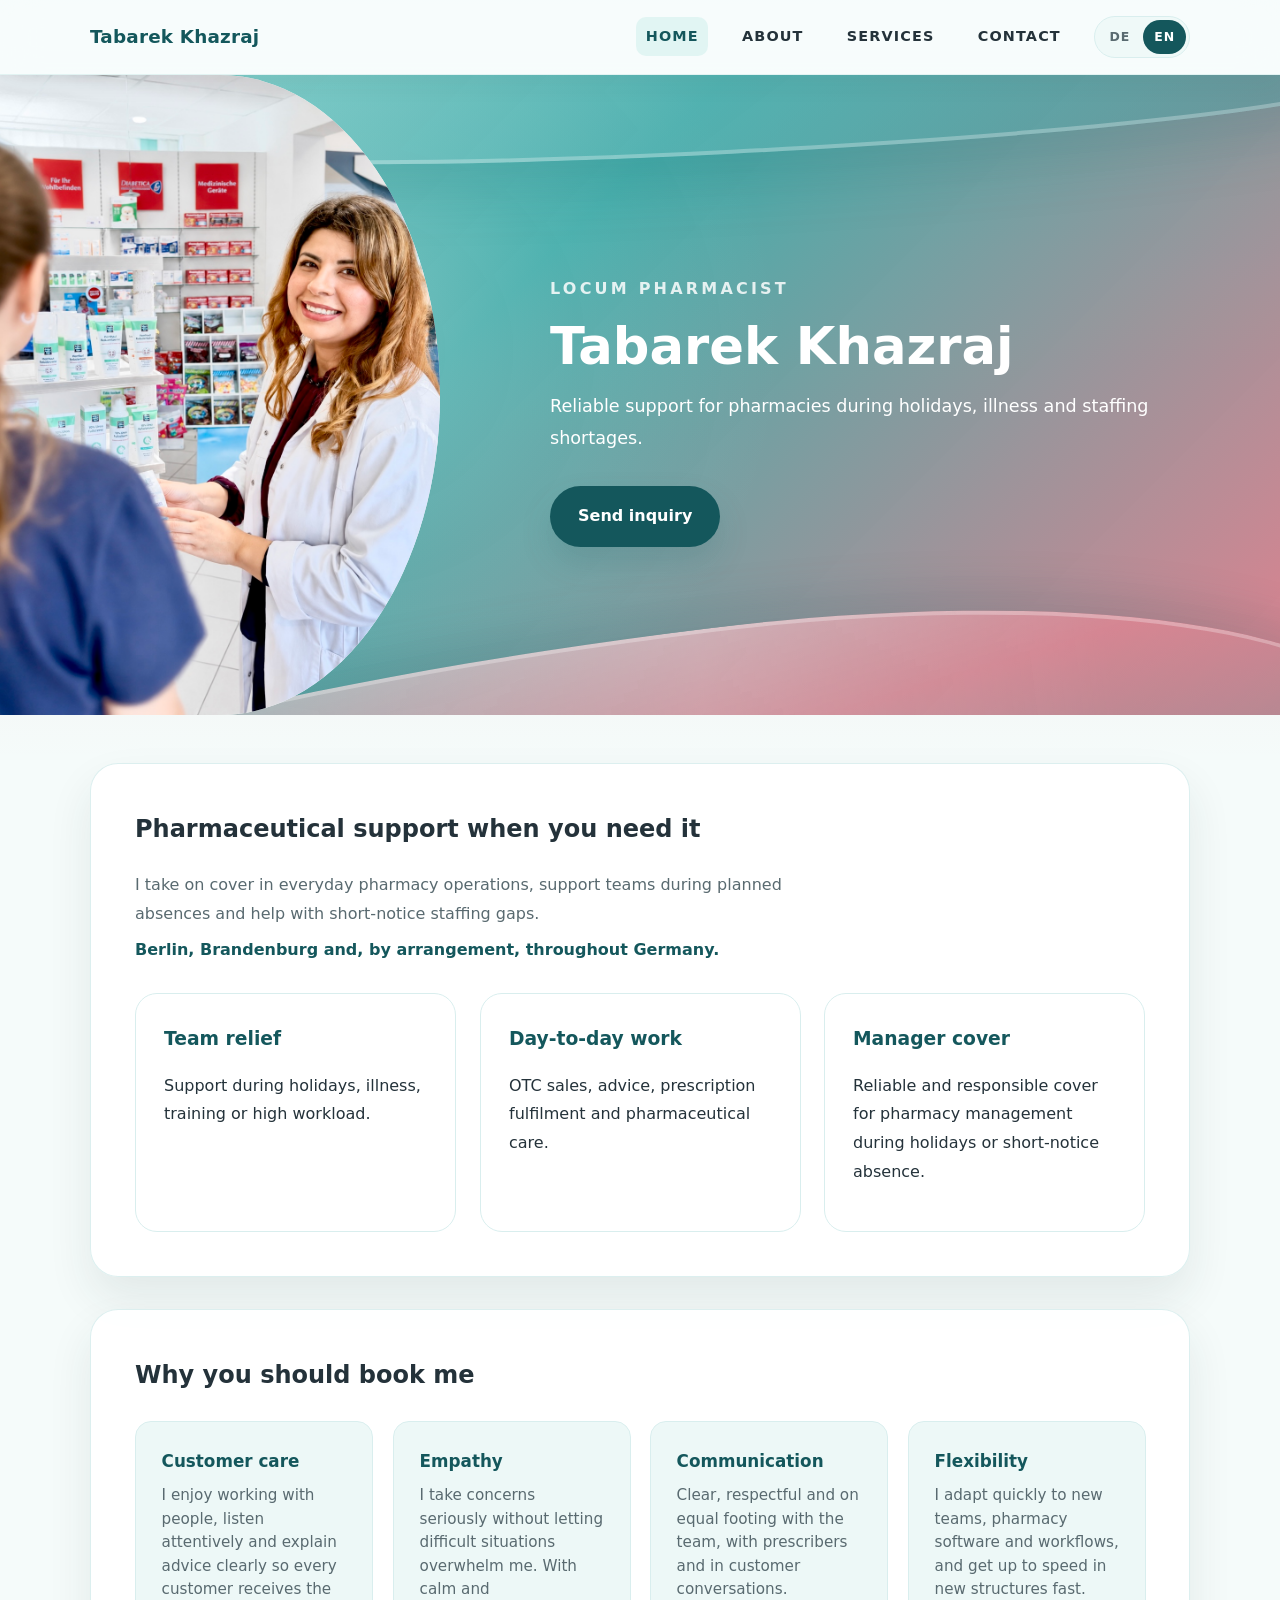
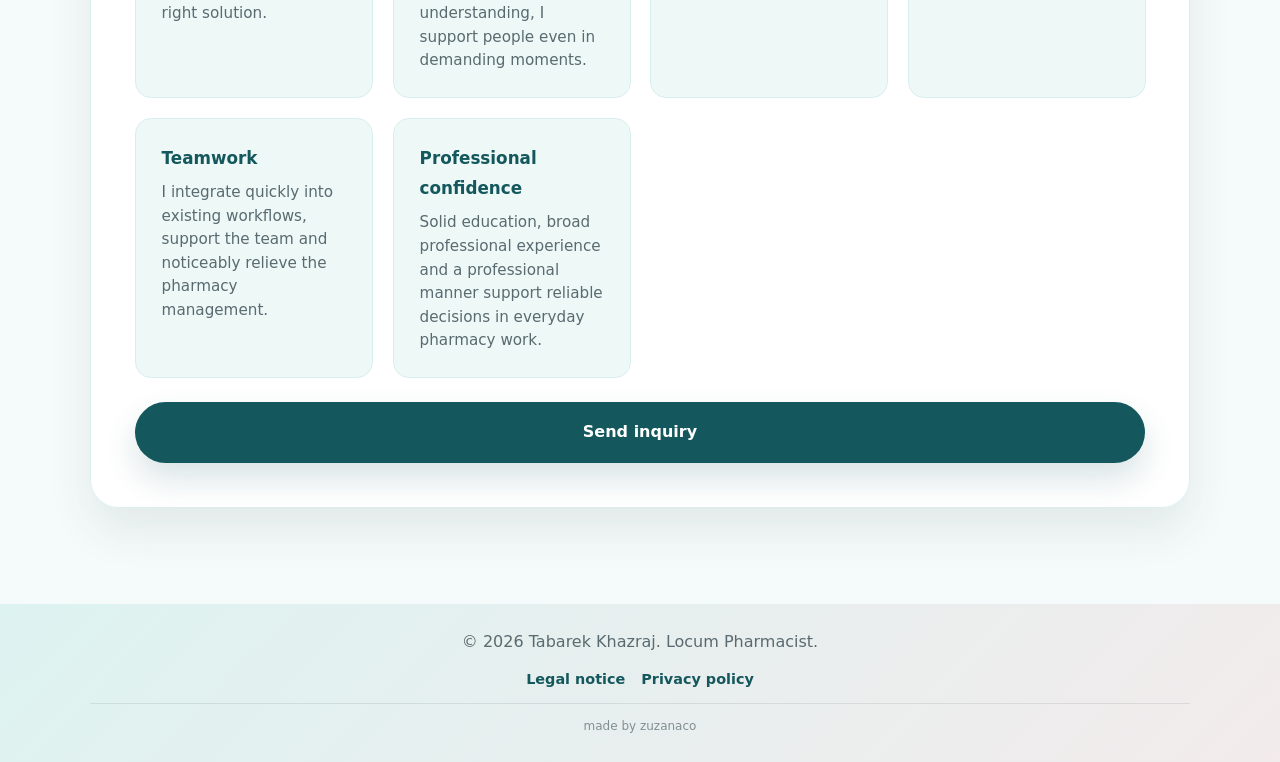
<file: index.html>
<!doctype html>
<html lang="de">
  <head>
    <meta charset="utf-8" />
    <meta name="viewport" content="width=device-width,initial-scale=1" />
    <meta
      name="description"
      content="Erfahrene Vertretungsapothekerin für Berlin und Brandenburg. Unterstützung bei Urlaub, Krankheit, Personalengpässen und der Vertretung der Apothekenleitung."
    />
    <title>Vertretungsapothekerin Berlin &amp; Brandenburg | Tabarek Khazraj</title>
    <link rel="canonical" href="https://apothekerin-khazraj.de/" />
    <link rel="alternate" hreflang="de" href="https://apothekerin-khazraj.de/" />
    <link rel="alternate" hreflang="x-default" href="https://apothekerin-khazraj.de/" />
    <meta property="og:type" content="website" />
    <meta property="og:locale" content="de_DE" />
    <meta property="og:site_name" content="Tabarek Khazraj" />
    <meta property="og:title" content="Vertretungsapothekerin Berlin &amp; Brandenburg" />
    <meta property="og:description" content="Zuverlässige Apothekenvertretung bei Urlaub, Krankheit und Personalengpässen." />
    <meta property="og:url" content="https://apothekerin-khazraj.de/" />
    <meta
      property="og:image"
      content="https://apothekerin-khazraj.de/images/og-image.jpg"
    />
    <meta property="og:image:width" content="1200" />
    <meta property="og:image:height" content="630" />
    <meta
      property="og:image:alt"
      content="Tabarek Khazraj – Vertretungsapothekerin für Berlin und Brandenburg"
    />
    <meta name="twitter:card" content="summary_large_image" />
    <link rel="stylesheet" href="style.css?v=20260715-merged-features" />
    <script type="application/ld+json">
      {
        "@context": "https://schema.org",
        "@type": "ProfessionalService",
        "name": "Tabarek Khazraj - Vertretungsapothekerin",
        "url": "https://apothekerin-khazraj.de/",
        "description": "Selbstständige Vertretungsapothekerin für Apotheken in Berlin, Brandenburg und nach Vereinbarung deutschlandweit.",
        "areaServed": [
          {
            "@type": "State",
            "name": "Berlin"
          },
          {
            "@type": "State",
            "name": "Brandenburg"
          },
          {
            "@type": "Country",
            "name": "Deutschland"
          }
        ],
        "founder": {
          "@type": "Person",
          "name": "Tabarek Khazraj",
          "jobTitle": "Vertretungsapothekerin"
        }
      }
    </script>
  </head>
  <body data-page="Home">
    <header class="top-nav">
      <div class="container top-nav__inner">
        <a class="top-nav__brand" href="/">Tabarek Khazraj</a>
        <div class="top-nav__menu">
          <input class="top-nav__toggle" type="checkbox" id="site-menu-toggle" />
          <label class="top-nav__menu-button" for="site-menu-toggle" aria-label="Menu">
            <span></span>
            <span></span>
            <span></span>
          </label>
          <div class="top-nav__menu-panel">
            <nav class="top-nav__links" aria-label="Hauptnavigation" data-i18n-attr="aria-label:nav.mainAria">
              <a href="/" data-nav="home" aria-current="page" data-i18n="nav.home">Home</a>
              <a href="about.html" data-nav="about" data-i18n="nav.about">Über mich</a>
              <a href="leistungen.html" data-nav="services" data-i18n="nav.services">Leistungen</a>
              <a href="kontakt.html" data-nav="contact" data-i18n="nav.contact">Kontakt</a>
            </nav>
            <div class="lang-switch" role="group" aria-label="Sprache" data-i18n-attr="aria-label:lang.switchAria">
              <button type="button" data-lang="de" aria-pressed="true" data-i18n="lang.de">DE</button>
              <button type="button" data-lang="en" aria-pressed="false" data-i18n="lang.en">EN</button>
            </div>
          </div>
        </div>
      </div>
    </header>

    <header class="hero">
      <figure class="image-slot image-slot--hero">
        <img src="images/about.jpeg" alt="Vertretungsapothekerin Tabarek Khazraj" width="1086" height="1448" data-i18n-attr="alt:hero.portraitAlt" onerror="this.style.display='none'" />
      </figure>
      <div class="container hero-content">
        <div class="hero-copy">
          <p class="eyebrow" data-i18n="hero.eyebrow">Vertretungsapothekerin</p>
          <h1 data-i18n="hero.title">Tabarek Khazraj</h1>
          <p class="lead" data-i18n="hero.lead">
            Zuverlässige Unterstützung für Apotheken bei Urlaub, Krankheit und
            personellen Engpässen.
          </p>
          <div class="hero-buttons">
            <a class="button" href="kontakt.html" data-i18n="hero.ctaPrimary">Jetzt anfragen</a>
          </div>
        </div>
      </div>
    </header>

    <section class="container counters" id="counters" aria-label="Kennzahlen" data-i18n-attr="aria-label:counters.label">
      <div class="counter">
        <span class="counter__icon" aria-hidden="true">
          <svg viewBox="0 0 24 24" fill="none" stroke="currentColor" stroke-width="1.6" stroke-linecap="round" stroke-linejoin="round"><circle cx="12" cy="12" r="9"/><path d="M12 7v5l3 2"/></svg>
        </span>
        <span class="counter__value" data-i18n="counters.experienceValue">10+</span>
        <span class="counter__label" data-i18n="counters.experienceLabel">Jahre Berufserfahrung</span>
      </div>
      <div class="counter">
        <span class="counter__icon" aria-hidden="true">
          <svg viewBox="0 0 24 24" fill="none" stroke="currentColor" stroke-width="1.6" stroke-linecap="round" stroke-linejoin="round"><path d="M3 9l1.5-4h15L21 9"/><path d="M3 9v11h18V9"/><path d="M9 9v11"/><path d="M15 9v11"/></svg>
        </span>
        <span class="counter__value" data-i18n="counters.pharmaciesValue">30+</span>
        <span class="counter__label" data-i18n="counters.pharmaciesLabel">Apotheken vertreten</span>
      </div>
      <div class="counter">
        <span class="counter__icon" aria-hidden="true">
          <svg viewBox="0 0 24 24" fill="none" stroke="currentColor" stroke-width="1.6" stroke-linecap="round" stroke-linejoin="round"><path d="M20 14.5A8 8 0 1 1 9.5 4a6 6 0 0 0 10.5 10.5z"/></svg>
        </span>
        <span class="counter__value" data-i18n="counters.emergencyValue">100+</span>
        <span class="counter__label" data-i18n="counters.emergencyLabel">Notdienste</span>
      </div>
      <div class="counter">
        <span class="counter__icon" aria-hidden="true">
          <svg viewBox="0 0 24 24" fill="none" stroke="currentColor" stroke-width="1.6" stroke-linecap="round" stroke-linejoin="round"><circle cx="12" cy="12" r="9"/><path d="M3 12h18"/><path d="M12 3a14 14 0 0 1 0 18"/><path d="M12 3a14 14 0 0 0 0 18"/></svg>
        </span>
        <span class="counter__value" data-i18n="counters.languagesValue">7</span>
        <span class="counter__label" data-i18n="counters.languagesLabel">Sprachen</span>
      </div>
    </section>

    <main>
      <section class="container about" id="profil">
        <h2 data-i18n="about.title">Pharmazeutische Unterstützung, wenn sie gebraucht wird</h2>
        <p class="intro-text">
          <span data-i18n="about.intro">Ich übernehme Vertretungen im Apothekenalltag, unterstütze Teams bei planbaren Abwesenheiten und helfe bei kurzfristigen Engpässen.</span>
          <span class="intro-text__location" data-i18n="hero.location">Berlin, Brandenburg und nach Vereinbarung deutschlandweit.</span>
        </p>
        <div class="grid">
          <article>
            <h3 data-i18n="about.card1Title">Teamentlastung</h3>
            <p data-i18n="about.card1Body">Unterstützung bei Urlaub, Krankheit, Fortbildung oder hoher Auslastung.</p>
          </article>
          <article>
            <h3 data-i18n="about.card2Title">Tagesgeschäft</h3>
            <p data-i18n="about.card2Body">Handverkauf, Beratung, Rezeptbelieferung und pharmazeutische Betreuung.</p>
          </article>
          <article>
            <h3 data-i18n="about.card3Title">Chefvertretung</h3>
            <p data-i18n="about.card3Body">Zuverlässige und verantwortungsvolle Übernahme der Apothekenleitung bei Urlaub oder kurzfristiger Abwesenheit.</p>
          </article>
        </div>
      </section>

      <!-- Placeholder testimonials are intentionally hidden until real references are available. -->
      <section class="container section" id="bewertungen" hidden>
        <h2 data-i18n="reviews.title">Bewertungen</h2>
        <p class="intro-text" data-i18n="reviews.lead">Was andere über mich sagen</p>
        <div class="reviews-carousel" data-review-carousel>
          <button class="review-arrow review-arrow--previous" type="button" data-review-previous hidden aria-label="Vorherige Bewertungen" data-i18n-attr="aria-label:reviews.previousAria">&#8592;</button>
          <div class="testimonials-grid" data-review-track role="region" tabindex="0" aria-label="Bewertungen" data-i18n-attr="aria-label:reviews.title">
            <article class="testimonial-card">
              <div class="testimonial-avatar" aria-hidden="true">B1</div>
              <h3 class="testimonial-meta" data-i18n="reviews.b1Name">Bewertung 1</h3>
              <p class="testimonial-role" data-i18n="reviews.b1Role">Apotheke</p>
              <p class="testimonial-quote" data-i18n="reviews.b1Quote">
                Platzhalter — diese Bewertung wird noch durch eine echte
                Kundenreferenz ersetzt.
              </p>
            </article>
            <article class="testimonial-card">
              <div class="testimonial-avatar" aria-hidden="true">B2</div>
              <h3 class="testimonial-meta" data-i18n="reviews.b2Name">Bewertung 2</h3>
              <p class="testimonial-role" data-i18n="reviews.b2Role">Inhaber*in</p>
              <p class="testimonial-quote" data-i18n="reviews.b2Quote">
                Platzhalter — diese Bewertung wird noch durch eine echte
                Kundenreferenz ersetzt.
              </p>
            </article>
            <article class="testimonial-card">
              <div class="testimonial-avatar" aria-hidden="true">B3</div>
              <h3 class="testimonial-meta" data-i18n="reviews.b3Name">Bewertung 3</h3>
              <p class="testimonial-role" data-i18n="reviews.b3Role">Apotheke</p>
              <p class="testimonial-quote" data-i18n="reviews.b3Quote">
                Platzhalter — diese Bewertung wird noch durch eine echte
                Kundenreferenz ersetzt.
              </p>
            </article>
          </div>
          <button class="review-arrow review-arrow--next" type="button" data-review-next hidden aria-label="Nächste Bewertungen" data-i18n-attr="aria-label:reviews.nextAria">&#8594;</button>
        </div>
      </section>

      <section class="container section why-hire" id="weshalb">
        <h2 data-i18n="why.title">Warum Sie mich buchen sollten</h2>
        <div class="why-grid">
          <article class="why-card">
            <h3 data-i18n="why.card1Title">Kundenorientierung</h3>
            <p data-i18n="why.card1Body">Ich arbeite gerne mit Menschen, höre aufmerksam zu und berate verständlich, damit jede Kundin und jeder Kunde die passende Lösung erhält.</p>
          </article>
          <article class="why-card">
            <h3 data-i18n="why.card2Title">Empathie</h3>
            <p data-i18n="why.card2Body">Ich nehme Sorgen ernst, ohne mich von schwierigen Situationen vereinnahmen zu lassen. Mit Ruhe und Verständnis begleite ich Menschen auch in anspruchsvollen Situationen.</p>
          </article>
          <article class="why-card">
            <h3 data-i18n="why.card3Title">Kommunikation</h3>
            <p data-i18n="why.card3Body">Klar, respektvoll und auf Augenhöhe – im Team, gegenüber Ärztinnen und Ärzten sowie im Kundengespräch.</p>
          </article>
          <article class="why-card">
            <h3 data-i18n="why.card4Title">Flexibilität</h3>
            <p data-i18n="why.card4Body">Ich passe mich schnell an neue Teams, Warenwirtschaftssysteme und Arbeitsabläufe an und arbeite mich zügig in neue Strukturen ein.</p>
          </article>
          <article class="why-card">
            <h3 data-i18n="why.card5Title">Teamarbeit</h3>
            <p data-i18n="why.card5Body">Ich füge mich schnell in bestehende Abläufe ein, unterstütze das Team und entlaste die Apothekenleitung spürbar.</p>
          </article>
          <article class="why-card">
            <h3 data-i18n="why.card6Title">Fachliche Sicherheit</h3>
            <p data-i18n="why.card6Body">Fundierte Ausbildung, breite Berufserfahrung und professionelles Auftreten sorgen für verlässliche Entscheidungen im Apothekenalltag.</p>
          </article>
        </div>
        <a class="button" href="kontakt.html" data-i18n="why.cta">Anfrage senden</a>
      </section>
    </main>

    <footer class="footer">
      <div class="container footer-content">
        <p data-i18n="footer.copy">&copy; 2026 Tabarek Khazraj. Vertretungs-Apothekerin.</p>
        <p class="footer-credit">made by <a href="https://zuzanaco.com" target="_blank" rel="noopener">zuzanaco</a></p>
        <nav class="footer-links" aria-label="Rechtliches">
          <a href="impressum.html" data-i18n="footer.impressum">Impressum</a>
          <a href="datenschutz.html" data-i18n="footer.privacy">Datenschutz</a>
        </nav>
      </div>
    </footer>

    <script src="i18n.js?v=20260715-review-carousel"></script>
  </body>
</html>
</file>
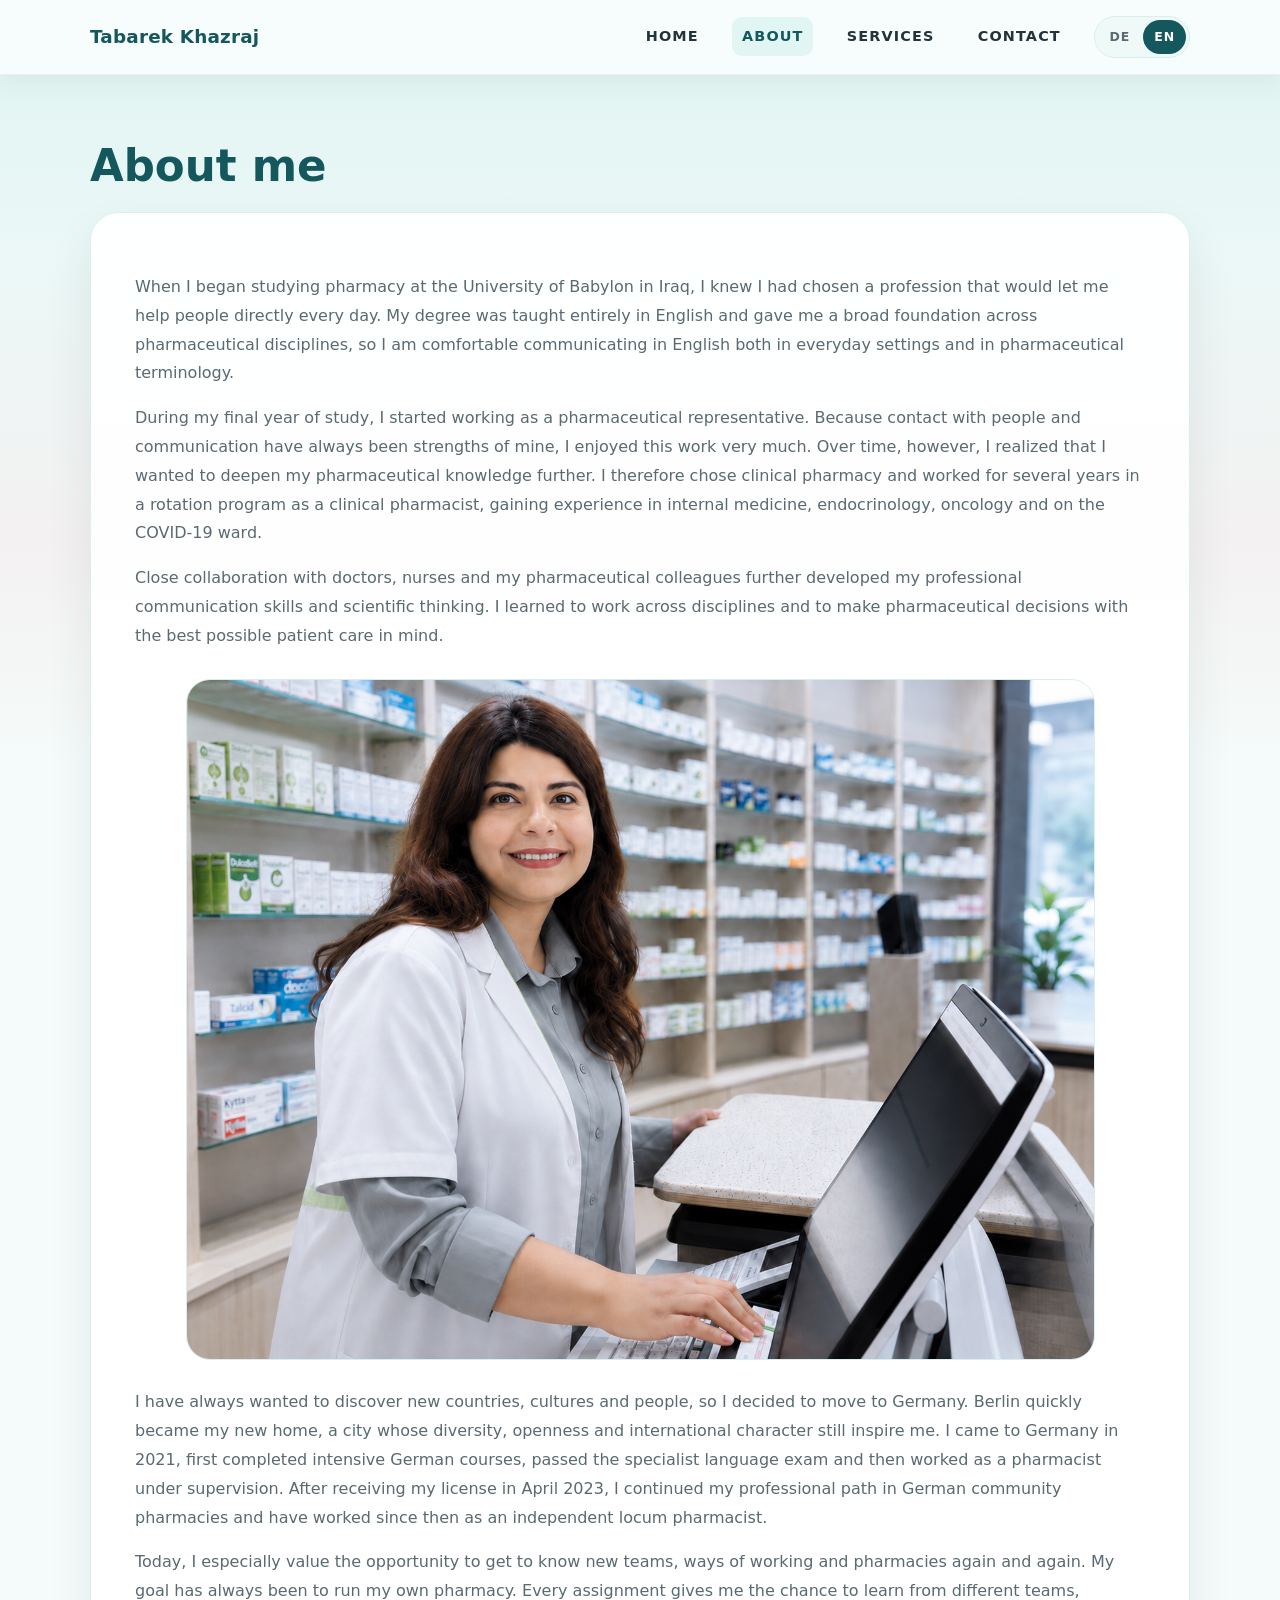
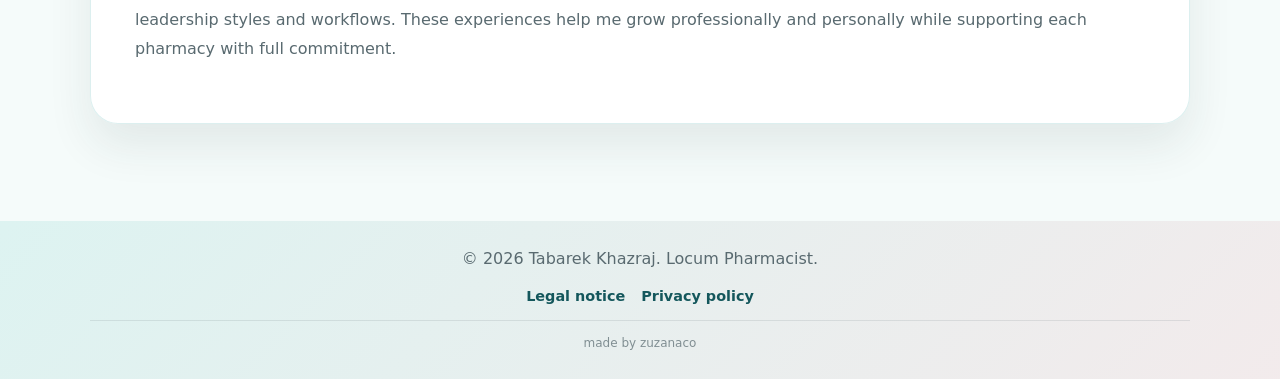
<file: about.html>
<!doctype html>
<html lang="de">
  <head>
    <meta charset="utf-8" />
    <meta name="viewport" content="width=device-width,initial-scale=1" />
    <meta
      name="description"
      content="Tabarek Khazraj ist approbierte, selbstständige Vertretungsapothekerin mit Erfahrung in öffentlichen und spezialisierten Apotheken."
    />
    <title>Tabarek Khazraj | Selbstständige Vertretungsapothekerin</title>
    <link rel="canonical" href="https://apothekerin-khazraj.de/about.html" />
    <link rel="alternate" hreflang="de" href="https://apothekerin-khazraj.de/about.html" />
    <link rel="alternate" hreflang="x-default" href="https://apothekerin-khazraj.de/about.html" />
    <meta property="og:type" content="profile" />
    <meta property="og:locale" content="de_DE" />
    <meta property="og:site_name" content="Tabarek Khazraj" />
    <meta property="og:title" content="Tabarek Khazraj | Selbstständige Vertretungsapothekerin" />
    <meta property="og:description" content="Approbierte, selbstständige Vertretungsapothekerin mit Erfahrung in öffentlichen und spezialisierten Apotheken." />
    <meta property="og:url" content="https://apothekerin-khazraj.de/about.html" />
    <meta
      property="og:image"
      content="https://apothekerin-khazraj.de/images/og-image.jpg"
    />
    <meta property="og:image:width" content="1200" />
    <meta property="og:image:height" content="630" />
    <meta
      property="og:image:alt"
      content="Tabarek Khazraj – Vertretungsapothekerin für Berlin und Brandenburg"
    />
    <meta name="twitter:card" content="summary_large_image" />
    <link rel="stylesheet" href="style.css?v=20260715-card-motion" />
  </head>
  <body data-page="About">
    <header class="top-nav">
      <div class="container top-nav__inner">
        <a class="top-nav__brand" href="/">Tabarek Khazraj</a>
        <div class="top-nav__menu">
          <input class="top-nav__toggle" type="checkbox" id="site-menu-toggle" />
          <label class="top-nav__menu-button" for="site-menu-toggle" aria-label="Menu">
            <span></span>
            <span></span>
            <span></span>
          </label>
          <div class="top-nav__menu-panel">
            <nav class="top-nav__links" aria-label="Hauptnavigation" data-i18n-attr="aria-label:nav.mainAria">
              <a href="/" data-nav="home" data-i18n="nav.home">Home</a>
              <a href="about.html" data-nav="about" aria-current="page" data-i18n="nav.about">Über mich</a>
              <a href="leistungen.html" data-nav="services" data-i18n="nav.services">Leistungen</a>
              <a href="kontakt.html" data-nav="contact" data-i18n="nav.contact">Kontakt</a>
            </nav>
            <div class="lang-switch" role="group" aria-label="Sprache" data-i18n-attr="aria-label:lang.switchAria">
              <button type="button" data-lang="de" aria-pressed="true" data-i18n="lang.de">DE</button>
              <button type="button" data-lang="en" aria-pressed="false" data-i18n="lang.en">EN</button>
            </div>
          </div>
        </div>
      </div>
    </header>

    <main>
      <section class="container page-header">
        <h1 data-i18n="aboutpage.title">Über mich</h1>
      </section>

      <section class="container section" id="profil">
        <div class="profile-text profile-text--all">
            <p data-i18n="aboutpage.profileP1">
              Schon als ich mein Pharmaziestudium an der Universität Babylon im
              Irak begann, war mir klar, dass ich einen Beruf gewählt hatte, mit
              dem ich Menschen jeden Tag ganz unmittelbar helfen kann. Mein
              Studium wurde vollständig auf Englisch durchgeführt und vermittelte
              mir ein breites Spektrum pharmazeutischer Fachgebiete. Deshalb
              fällt mir die Kommunikation auf Englisch sowohl im Alltag als auch
              in der pharmazeutischen Fachsprache leicht.
            </p>
            <p data-i18n="aboutpage.profileP2">
              In meinem letzten Studienjahr habe ich begonnen, als
              Pharmareferentin zu arbeiten. Da der Kontakt mit Menschen und
              Kommunikation schon immer zu meinen Stärken gehörten, hat mir diese
              Tätigkeit viel Freude bereitet. Mit der Zeit habe ich jedoch
              gemerkt, dass ich mein pharmazeutisches Wissen weiter vertiefen
              möchte. Deshalb habe ich mich für die klinische Pharmazie
              entschieden und mehrere Jahre in einem Rotationsprogramm als
              klinische Apothekerin gearbeitet. Dabei konnte ich Erfahrungen in
              der Inneren Medizin, Endokrinologie, Onkologie und auf der
              COVID-19-Station sammeln.
            </p>
            <p data-i18n="aboutpage.profileP3">
              Die enge Zusammenarbeit mit Ärztinnen und Ärzten, Pflegekräften
              sowie meinen pharmazeutischen Kolleginnen und Kollegen hat meine
              professionellen Kommunikationsfähigkeiten und mein wissenschaftliches
              Denken weiterentwickelt. Dabei habe ich gelernt, interdisziplinär
              zusammenzuarbeiten und pharmazeutische Entscheidungen immer mit
              Blick auf die bestmögliche Patientenversorgung zu treffen.
            </p>
            <figure class="image-slot image-slot--workstation image-slot--profile-original">
              <img src="images/hero.png" alt="Tabarek Khazraj, selbstständige Apothekerin" width="1448" height="1086" loading="lazy" data-i18n-attr="alt:aboutpage.workstationAlt" onerror="this.style.display='none'" />
            </figure>
            <p data-i18n="aboutpage.profileP4">
              Schon immer hatte ich den Wunsch, neue Länder, Kulturen und
              Menschen kennenzulernen. Deshalb habe ich mich entschieden, nach
              Deutschland zu ziehen. Berlin wurde schnell zu meiner neuen Heimat –
              eine Stadt, deren Vielfalt, Offenheit und Internationalität mich bis
              heute begeistern. Ich bin 2021 nach Deutschland gekommen, habe
              zunächst intensive Deutschkurse besucht, die Fachsprachprüfung
              erfolgreich abgelegt und anschließend als Apothekerin unter Aufsicht
              gearbeitet. Nach meiner Approbation im April 2023 habe ich meinen
              beruflichen Weg in deutschen öffentlichen Apotheken fortgesetzt und
              arbeite seitdem als selbstständige Vertretungsapothekerin.
            </p>
            <p data-i18n="aboutpage.profileP5">
              Heute schätze ich besonders die Möglichkeit, immer wieder neue
              Teams, Arbeitsweisen und Apotheken kennenzulernen. Mein Ziel war es
              schon immer, meine eigene Apotheke zu führen. Jede Vertretung gibt
              mir die Möglichkeit, unterschiedliche Teams, Führungsstile und
              Arbeitsweisen kennenzulernen. Diese Erfahrungen helfen mir, mich
              fachlich und persönlich weiterzuentwickeln – und gleichzeitig jede
              Apotheke mit vollem Engagement zu unterstützen.
            </p>
        </div>
      </section>

    </main>

    <footer class="footer">
      <div class="container footer-content">
        <p data-i18n="footer.copy">&copy; 2026 Tabarek Khazraj. Vertretungs-Apothekerin.</p>
        <p class="footer-credit">made by <a href="https://zuzanaco.com" target="_blank" rel="noopener">zuzanaco</a></p>
        <nav class="footer-links" aria-label="Rechtliches">
          <a href="impressum.html" data-i18n="footer.impressum">Impressum</a>
          <a href="datenschutz.html" data-i18n="footer.privacy">Datenschutz</a>
        </nav>
      </div>
    </footer>

    <script src="i18n.js?v=20260715-software-orbits"></script>
  </body>
</html>
</file>
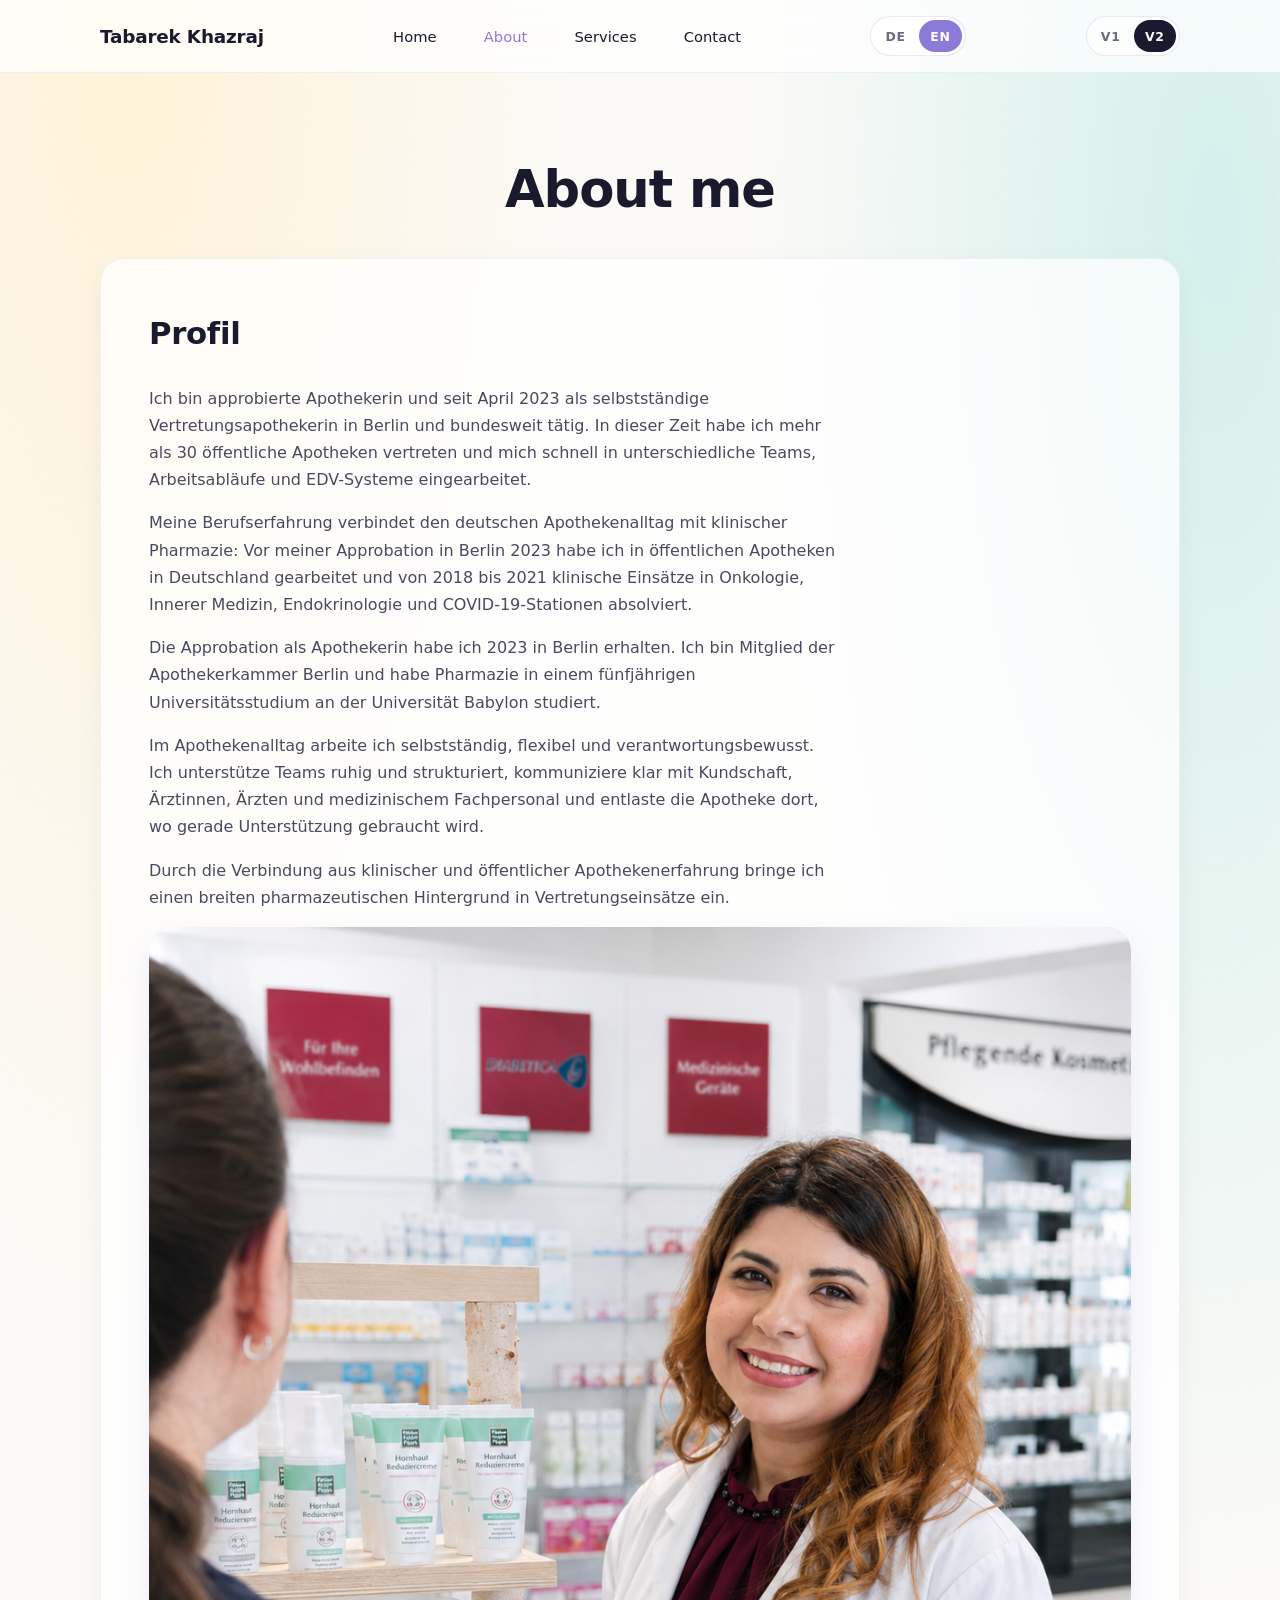
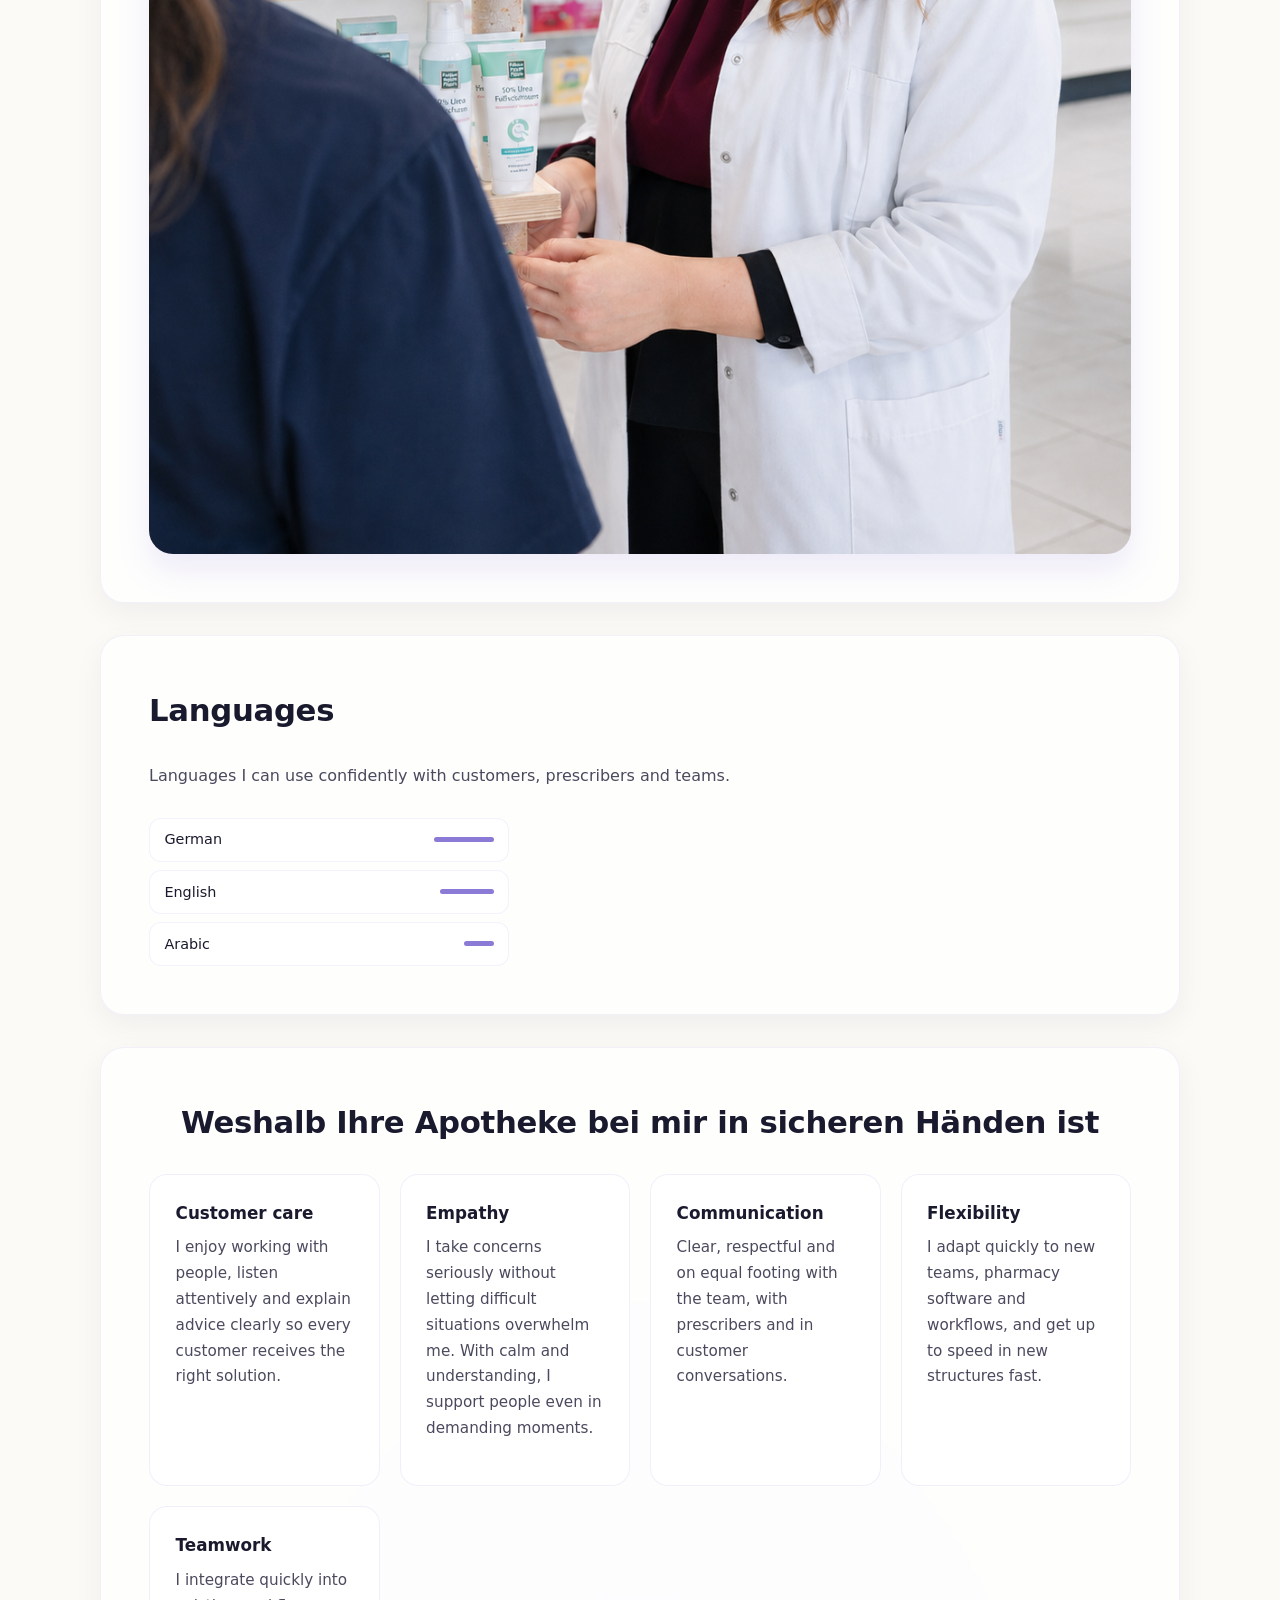
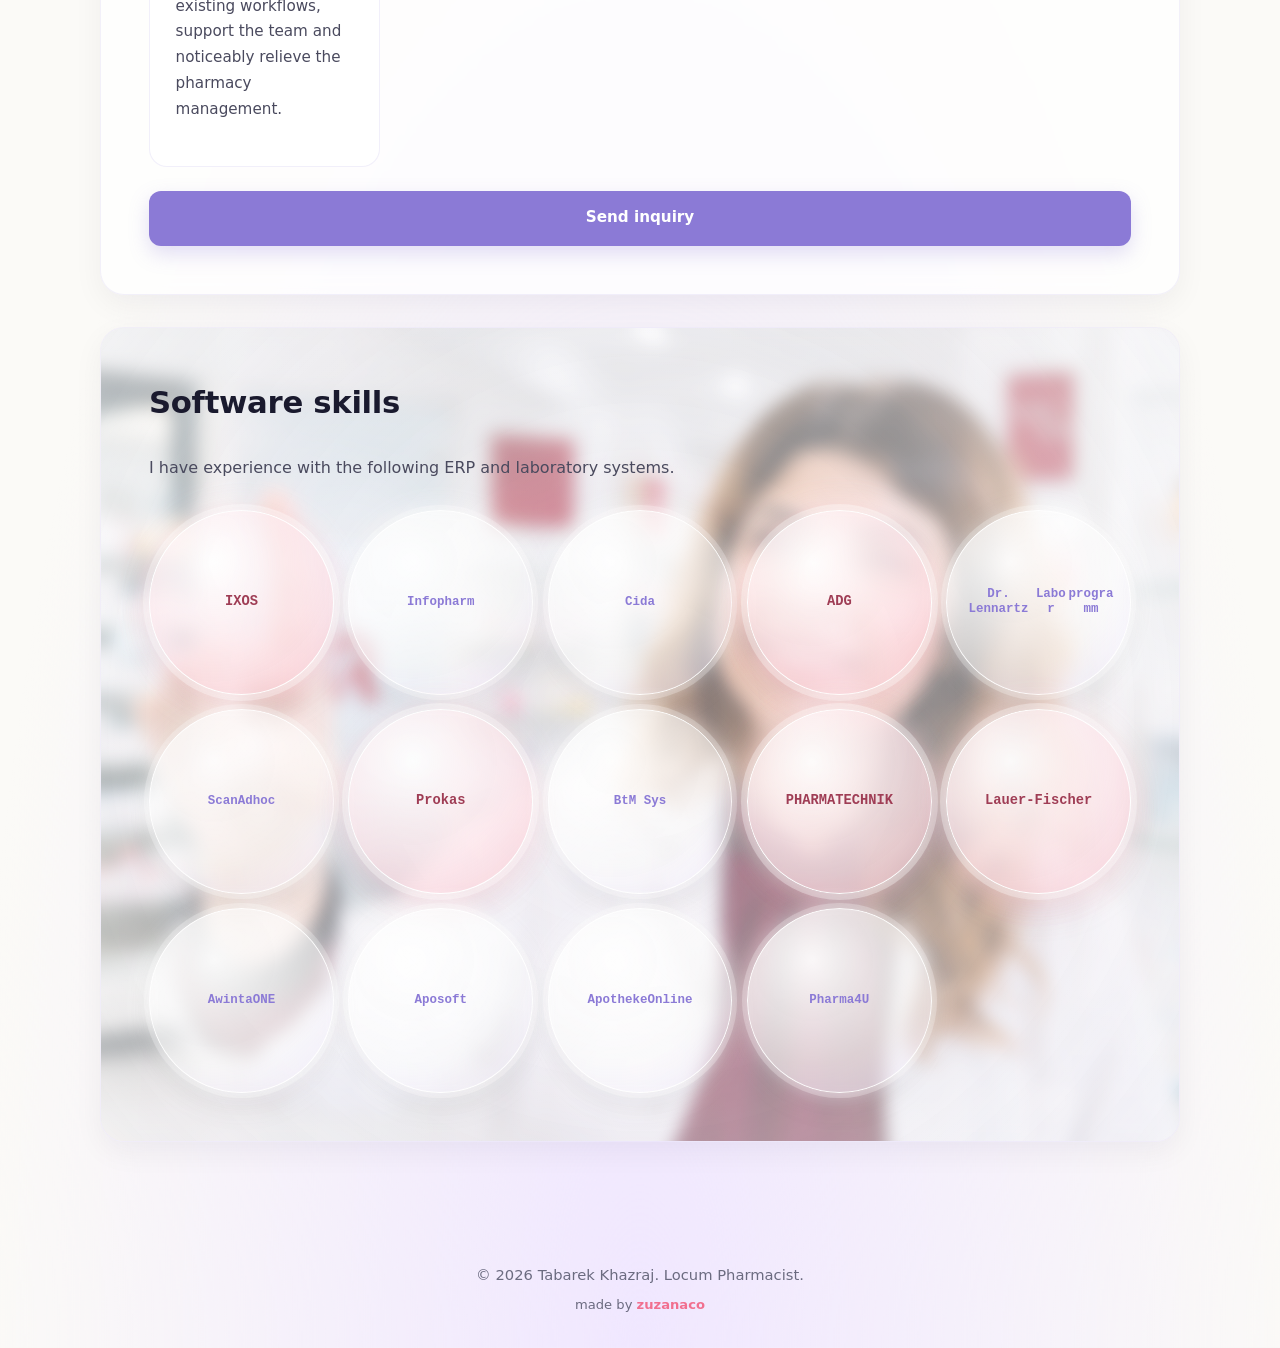
<file: about.v2.html>
<!doctype html>
<html lang="de">
  <head>
    <meta charset="utf-8" />
    <meta name="viewport" content="width=device-width,initial-scale=1" />
    <meta
      name="description"
      content="Über Tabarek Khazraj — Hintergrund, Sprachkenntnisse und Arbeitsweise."
    />
    <title>Über mich — Tabarek Khazraj</title>
    <link rel="stylesheet" href="style-alt.css?v=20260714-section-animation" />
  </head>
  <body data-page="About">
    <header class="top-nav">
      <div class="container top-nav__inner">
        <a class="top-nav__brand" href="index.v2.html">Tabarek Khazraj</a>
        <nav class="top-nav__links" aria-label="Hauptnavigation" data-i18n-attr="aria-label:nav.mainAria">
          <a href="index.v2.html" data-nav="home" data-i18n="nav.home">Home</a>
          <a href="about.v2.html" data-nav="about" aria-current="page" data-i18n="nav.about">Über mich</a>
          <a href="leistungen.v2.html" data-nav="services" data-i18n="nav.services">Leistungen</a>
          <a href="kontakt.v2.html" data-nav="contact" data-i18n="nav.contact">Kontakt</a>
        </nav>
        <div class="lang-switch" role="group" aria-label="Sprache" data-i18n-attr="aria-label:lang.switchAria">
          <button type="button" data-lang="de" aria-pressed="true" data-i18n="lang.de">DE</button>
          <button type="button" data-lang="en" aria-pressed="false" data-i18n="lang.en">EN</button>
        </div>
        <div class="design-switch" role="group" aria-label="Design">
          <a href="about.html" class="design-switch__btn">V1</a>
          <button type="button" data-design="v2" aria-pressed="true" disabled>V2</button>
        </div>
      </div>
    </header>

    <main>
      <section class="container page-header">
        <h1 data-i18n="aboutpage.title">Über mich</h1>
      </section>

      <section class="container section" id="profil">
        <h2>Profil</h2>
        <div class="profile-text">
          <p data-i18n="aboutpage.steckbriefP1">
            Ich bin approbierte Apothekerin und seit April 2023 als
            selbstständige Vertretungsapothekerin in Berlin und bundesweit
            tätig. In dieser Zeit habe ich mehr als 30 öffentliche Apotheken
            vertreten und mich schnell in unterschiedliche Teams,
            Arbeitsabläufe und EDV-Systeme eingearbeitet.
          </p>
          <p data-i18n="aboutpage.steckbriefP2">
            Meine Berufserfahrung verbindet den deutschen Apothekenalltag mit
            klinischer Pharmazie: Vor meiner Approbation in Berlin 2023 habe
            ich in öffentlichen Apotheken in Deutschland gearbeitet und von
            2018 bis 2021 klinische Einsätze in Onkologie, Innerer Medizin,
            Endokrinologie und COVID-19-Stationen absolviert.
          </p>
          <p data-i18n="aboutpage.steckbriefP3">
            Die Approbation als Apothekerin habe ich 2023 in Berlin erhalten.
            Ich bin Mitglied der Apothekerkammer Berlin und habe Pharmazie in
            einem fünfjährigen Universitätsstudium an der Universität Babylon
            studiert.
          </p>
          <p data-i18n="aboutpage.steckbriefP4">
            Im Apothekenalltag arbeite ich selbstständig, flexibel und
            verantwortungsbewusst. Ich unterstütze Teams ruhig und
            strukturiert, kommuniziere klar mit Kundschaft, Ärztinnen, Ärzten
            und medizinischem Fachpersonal und entlaste die Apotheke dort, wo
            gerade Unterstützung gebraucht wird.
          </p>
          <p data-i18n="aboutpage.steckbriefP5">
            Durch die Verbindung aus klinischer und öffentlicher
            Apothekenerfahrung bringe ich einen breiten pharmazeutischen
            Hintergrund in Vertretungseinsätze ein.
          </p>
        </div>
        <figure class="image-slot image-slot--workstation">
          <img src="images/pointing.png" alt="Tabarek Khazraj zeigt auf etwas" data-i18n-attr="alt:aboutpage.workstationAlt" onerror="this.style.display='none'" />
        </figure>
      </section>

      <!-- TODO: Sprachkenntnisse & Prozentwerte an Tabareks tatsächliche Niveaus anpassen. -->
      <section class="container section" id="sprachen">
        <h2 data-i18n="aboutpage.languagesTitle">Sprachkenntnisse</h2>
        <p class="intro-text" data-i18n="aboutpage.languagesIntro">
          Sprachen, in denen ich Kund*innen, Ärzt*innen und Teams sicher
          beraten kann.
        </p>
        <ul class="language-list">
          <li style="--level: 100"><span data-i18n="aboutpage.langDe">Deutsch</span></li>
          <li style="--level: 90"><span data-i18n="aboutpage.langEn">Englisch</span></li>
          <li style="--level: 50"><span data-i18n="aboutpage.langAr">Arabisch</span></li>
        </ul>
      </section>

      <section class="container section why-hire" id="weshalb">
        <h2 data-i18n="aboutpage.whyTitle">
          Weshalb Ihre Apotheke bei mir in sicheren Händen ist
        </h2>
        <div class="why-grid">
          <article class="why-card">
            <h3 data-i18n="why.card1Title">Kundenorientierung</h3>
            <p data-i18n="why.card1Body">Ich höre zu, berate verständlich und sorge dafür, dass jede Kundin und jeder Kunde die passende Lösung bekommt.</p>
          </article>
          <article class="why-card">
            <h3 data-i18n="why.card2Title">Empathie</h3>
            <p data-i18n="why.card2Body">Ich nehme Sorgen ernst, ohne mich von schwierigen Situationen vereinnahmen zu lassen — mit Ruhe und Verständnis.</p>
          </article>
          <article class="why-card">
            <h3 data-i18n="why.card3Title">Kommunikation</h3>
            <p data-i18n="why.card3Body">Klar, respektvoll und auf Augenhöhe — im Team, gegenüber Ärztinnen und Ärzten und im Kundengespräch.</p>
          </article>
          <article class="why-card">
            <h3 data-i18n="why.card4Title">Flexibilität</h3>
            <p data-i18n="why.card4Body">Ich passe mich an neue Teams, Warenwirtschaftssysteme und Arbeitszeiten an — von Notdienst bis Urlaubsvertretung.</p>
          </article>
          <article class="why-card">
            <h3 data-i18n="why.card5Title">Teamarbeit</h3>
            <p data-i18n="why.card5Body">Ich füge mich schnell in bestehende Abläufe ein, unterstütze das Team und entlaste die Apothekenleitung spürbar.</p>
          </article>
        </div>
        <a class="button" href="kontakt.v2.html" data-i18n="aboutpage.whyCta">Anfrage senden</a>
      </section>

      <section class="container section" id="software-skills">
        <h2 data-i18n="software.title">Software Skills</h2>
        <p class="intro-text" data-i18n="software.intro">
          Mit diesen Warenwirtschafts- und Laborprogrammen habe ich bereits
          Erfahrung gesammelt.
        </p>
        <ul class="software-grid" data-software-list>
          <li class="software-card software-card--cv">IXOS</li>
          <li class="software-card">Infopharm</li>
          <li class="software-card">Cida</li>
          <li class="software-card software-card--cv">ADG</li>
          <li class="software-card">Dr. Lennartz Laborprogramm</li>
          <li class="software-card">ScanAdhoc</li>
          <li class="software-card software-card--cv">Prokas</li>
          <li class="software-card">BtM Sys</li>
          <li class="software-card">PHARMATECHNIK</li>
          <li class="software-card software-card--cv">Lauer-Fischer</li>
          <li class="software-card">AwintaONE</li>
          <li class="software-card">Aposoft</li>
          <li class="software-card">ApothekeOnline</li>
          <li class="software-card">Pharma4U</li>
        </ul>
      </section>
    </main>

    <footer class="footer">
      <div class="container footer-content">
        <p data-i18n="footer.copy">&copy; 2026 Tabarek Khazraj. Vertretungs-Apothekerin.</p>
        <p class="footer-credit">made by <a href="https://zuzanaco.com" target="_blank" rel="noopener">zuzanaco</a></p>
      </div>
    </footer>

    <script src="i18n.js?v=20260714-section-animation"></script>
  </body>
</html>
</file>
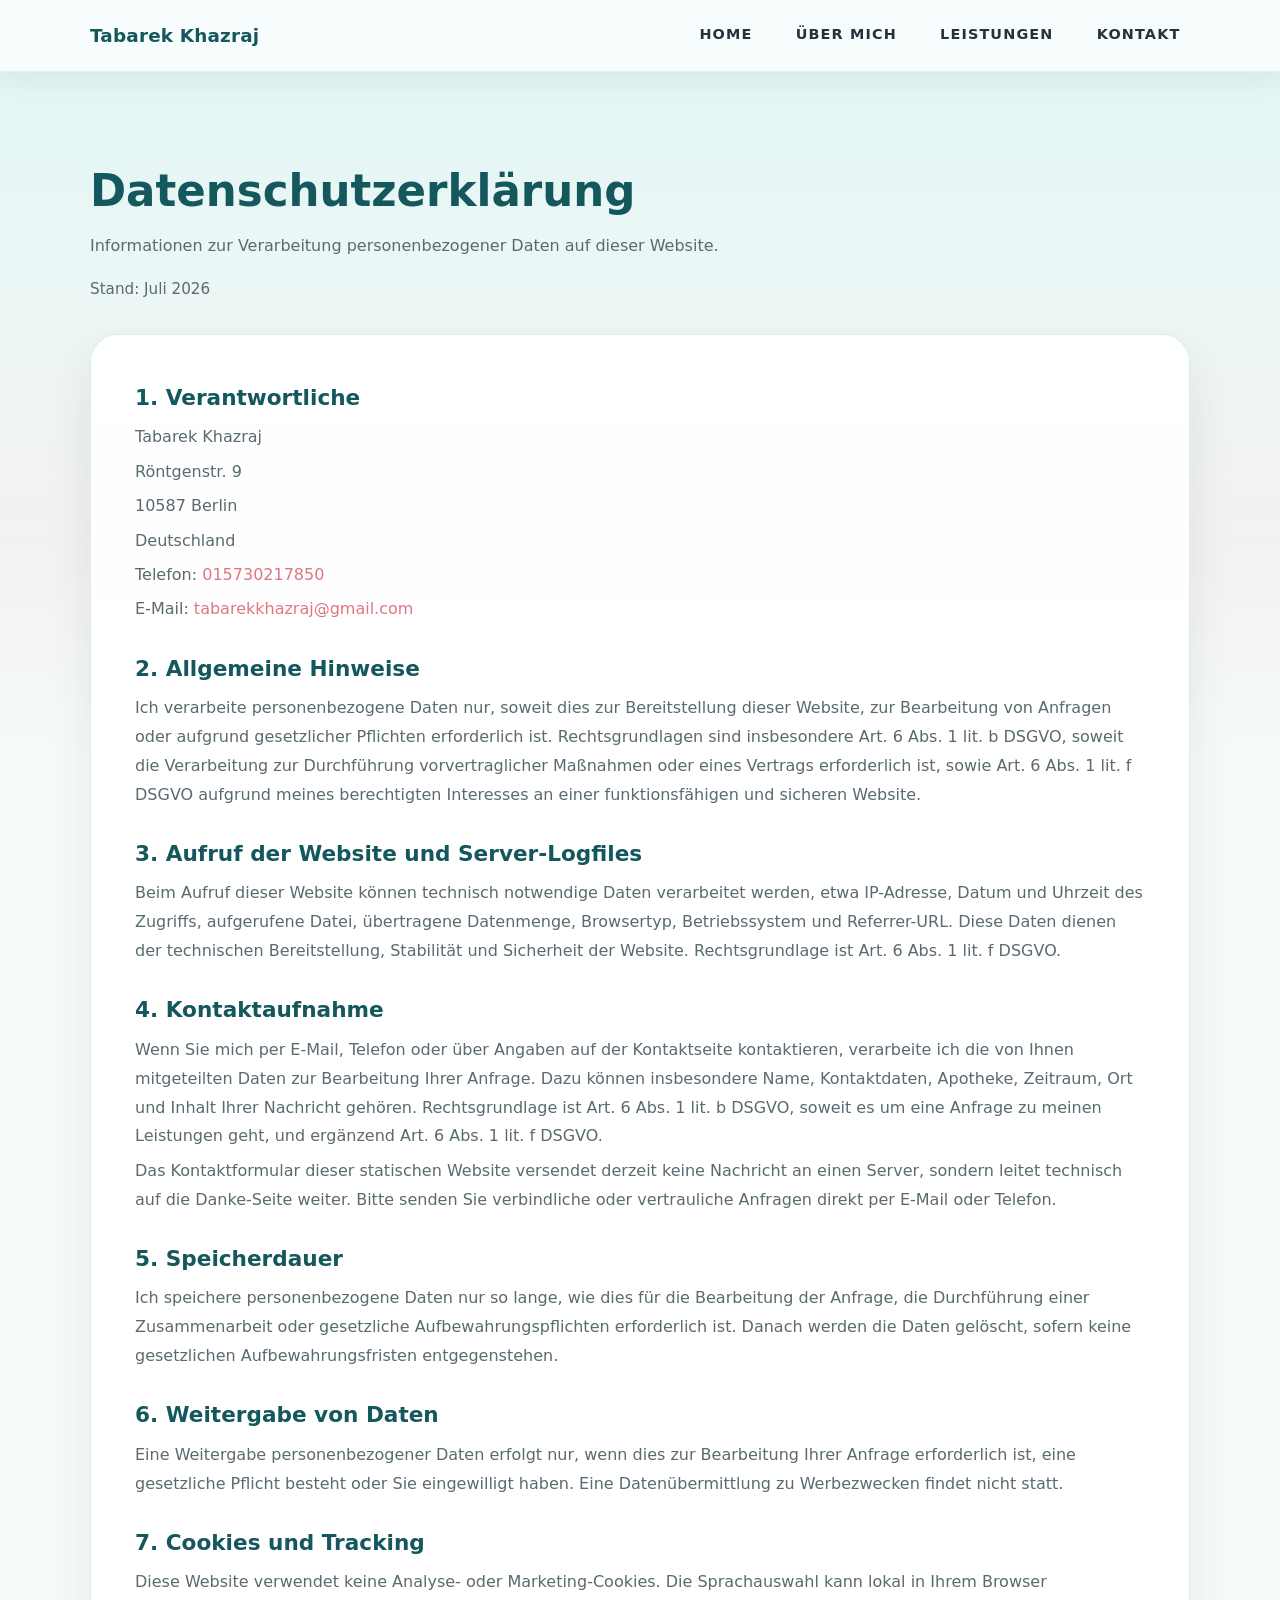
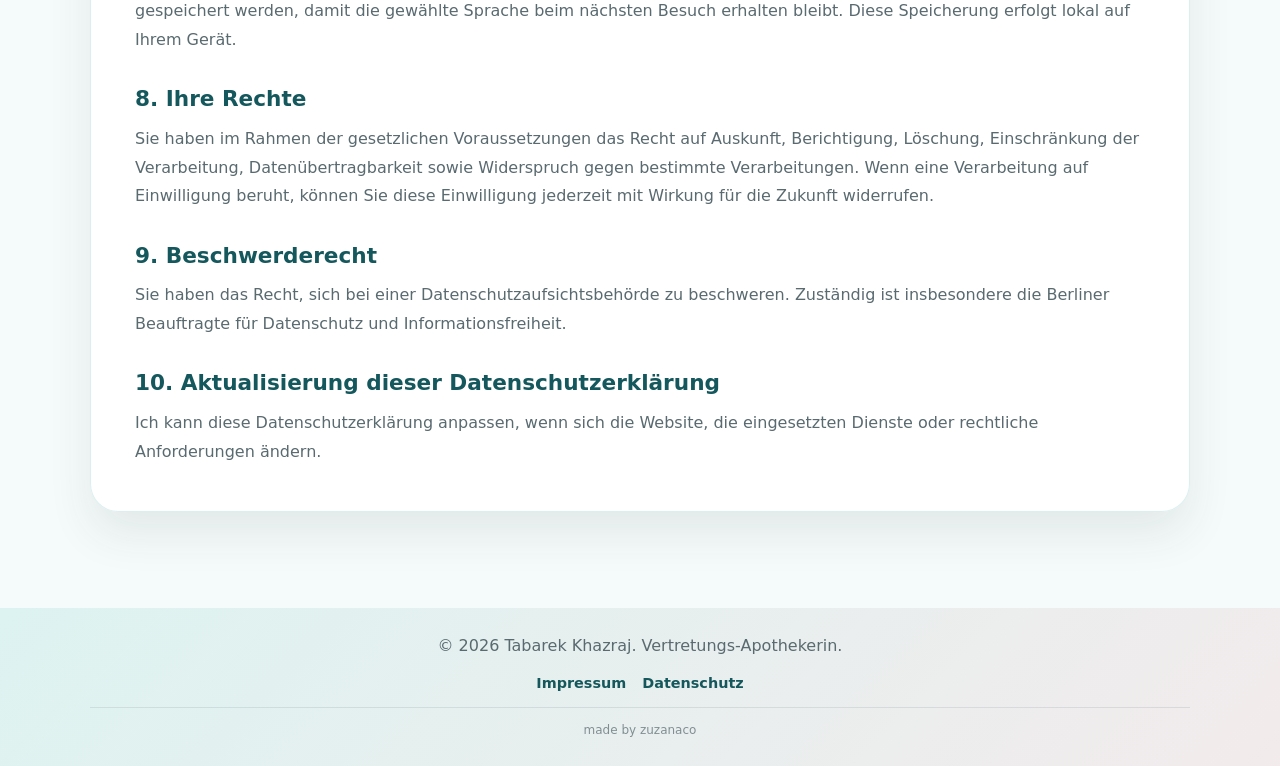
<file: datenschutz.html>
<!doctype html>
<html lang="de">
  <head>
    <meta charset="utf-8" />
    <meta name="viewport" content="width=device-width,initial-scale=1" />
    <meta
      name="description"
      content="Datenschutzerklärung der Website von Tabarek Khazraj."
    />
    <title>Datenschutz — Tabarek Khazraj</title>
    <link rel="canonical" href="https://apothekerin-khazraj.de/datenschutz.html" />
    <link rel="alternate" hreflang="de" href="https://apothekerin-khazraj.de/datenschutz.html" />
    <link rel="alternate" hreflang="x-default" href="https://apothekerin-khazraj.de/datenschutz.html" />
    <meta property="og:type" content="website" />
    <meta property="og:locale" content="de_DE" />
    <meta property="og:site_name" content="Tabarek Khazraj" />
    <meta property="og:title" content="Datenschutz | Tabarek Khazraj" />
    <meta property="og:description" content="Datenschutzerklärung der Website von Tabarek Khazraj." />
    <meta property="og:url" content="https://apothekerin-khazraj.de/datenschutz.html" />
    <meta
      property="og:image"
      content="https://apothekerin-khazraj.de/images/og-image.jpg"
    />
    <meta property="og:image:width" content="1200" />
    <meta property="og:image:height" content="630" />
    <meta
      property="og:image:alt"
      content="Tabarek Khazraj – Vertretungsapothekerin für Berlin und Brandenburg"
    />
    <meta name="twitter:card" content="summary_large_image" />
    <link rel="stylesheet" href="style.css?v=20260715-card-motion" />
  </head>
  <body data-page="Legal">
    <header class="top-nav">
      <div class="container top-nav__inner">
        <a class="top-nav__brand" href="/">Tabarek Khazraj</a>
        <div class="top-nav__menu">
          <input class="top-nav__toggle" type="checkbox" id="site-menu-toggle" />
          <label class="top-nav__menu-button" for="site-menu-toggle" aria-label="Menu">
            <span></span>
            <span></span>
            <span></span>
          </label>
          <div class="top-nav__menu-panel">
            <nav class="top-nav__links" aria-label="Hauptnavigation">
              <a href="/" data-nav="home">Home</a>
              <a href="about.html" data-nav="about">Über mich</a>
              <a href="leistungen.html" data-nav="services">Leistungen</a>
              <a href="kontakt.html" data-nav="contact">Kontakt</a>
            </nav>
          </div>
        </div>
      </div>
    </header>

    <main>
      <section class="container page-header">
        <h1>Datenschutzerklärung</h1>
        <p class="intro-text">Informationen zur Verarbeitung personenbezogener Daten auf dieser Website.</p>
        <p class="legal-updated">Stand: Juli 2026</p>
      </section>

      <section class="container section legal-section">
        <div>
          <h2>1. Verantwortliche</h2>
          <p>Tabarek Khazraj</p>
          <p>Röntgenstr. 9</p>
          <p>10587 Berlin</p>
          <p>Deutschland</p>
          <p>Telefon: <a href="tel:+4915730217850">015730217850</a></p>
          <p>E-Mail: <a href="mailto:tabarekkhazraj@gmail.com">tabarekkhazraj@gmail.com</a></p>
        </div>

        <div>
          <h2>2. Allgemeine Hinweise</h2>
          <p>Ich verarbeite personenbezogene Daten nur, soweit dies zur Bereitstellung dieser Website, zur Bearbeitung von Anfragen oder aufgrund gesetzlicher Pflichten erforderlich ist. Rechtsgrundlagen sind insbesondere Art. 6 Abs. 1 lit. b DSGVO, soweit die Verarbeitung zur Durchführung vorvertraglicher Maßnahmen oder eines Vertrags erforderlich ist, sowie Art. 6 Abs. 1 lit. f DSGVO aufgrund meines berechtigten Interesses an einer funktionsfähigen und sicheren Website.</p>
        </div>

        <div>
          <h2>3. Aufruf der Website und Server-Logfiles</h2>
          <p>Beim Aufruf dieser Website können technisch notwendige Daten verarbeitet werden, etwa IP-Adresse, Datum und Uhrzeit des Zugriffs, aufgerufene Datei, übertragene Datenmenge, Browsertyp, Betriebssystem und Referrer-URL. Diese Daten dienen der technischen Bereitstellung, Stabilität und Sicherheit der Website. Rechtsgrundlage ist Art. 6 Abs. 1 lit. f DSGVO.</p>
        </div>

        <div>
          <h2>4. Kontaktaufnahme</h2>
          <p>Wenn Sie mich per E-Mail, Telefon oder über Angaben auf der Kontaktseite kontaktieren, verarbeite ich die von Ihnen mitgeteilten Daten zur Bearbeitung Ihrer Anfrage. Dazu können insbesondere Name, Kontaktdaten, Apotheke, Zeitraum, Ort und Inhalt Ihrer Nachricht gehören. Rechtsgrundlage ist Art. 6 Abs. 1 lit. b DSGVO, soweit es um eine Anfrage zu meinen Leistungen geht, und ergänzend Art. 6 Abs. 1 lit. f DSGVO.</p>
          <p>Das Kontaktformular dieser statischen Website versendet derzeit keine Nachricht an einen Server, sondern leitet technisch auf die Danke-Seite weiter. Bitte senden Sie verbindliche oder vertrauliche Anfragen direkt per E-Mail oder Telefon.</p>
        </div>

        <div>
          <h2>5. Speicherdauer</h2>
          <p>Ich speichere personenbezogene Daten nur so lange, wie dies für die Bearbeitung der Anfrage, die Durchführung einer Zusammenarbeit oder gesetzliche Aufbewahrungspflichten erforderlich ist. Danach werden die Daten gelöscht, sofern keine gesetzlichen Aufbewahrungsfristen entgegenstehen.</p>
        </div>

        <div>
          <h2>6. Weitergabe von Daten</h2>
          <p>Eine Weitergabe personenbezogener Daten erfolgt nur, wenn dies zur Bearbeitung Ihrer Anfrage erforderlich ist, eine gesetzliche Pflicht besteht oder Sie eingewilligt haben. Eine Datenübermittlung zu Werbezwecken findet nicht statt.</p>
        </div>

        <div>
          <h2>7. Cookies und Tracking</h2>
          <p>Diese Website verwendet keine Analyse- oder Marketing-Cookies. Die Sprachauswahl kann lokal in Ihrem Browser gespeichert werden, damit die gewählte Sprache beim nächsten Besuch erhalten bleibt. Diese Speicherung erfolgt lokal auf Ihrem Gerät.</p>
        </div>

        <div>
          <h2>8. Ihre Rechte</h2>
          <p>Sie haben im Rahmen der gesetzlichen Voraussetzungen das Recht auf Auskunft, Berichtigung, Löschung, Einschränkung der Verarbeitung, Datenübertragbarkeit sowie Widerspruch gegen bestimmte Verarbeitungen. Wenn eine Verarbeitung auf Einwilligung beruht, können Sie diese Einwilligung jederzeit mit Wirkung für die Zukunft widerrufen.</p>
        </div>

        <div>
          <h2>9. Beschwerderecht</h2>
          <p>Sie haben das Recht, sich bei einer Datenschutzaufsichtsbehörde zu beschweren. Zuständig ist insbesondere die Berliner Beauftragte für Datenschutz und Informationsfreiheit.</p>
        </div>

        <div>
          <h2>10. Aktualisierung dieser Datenschutzerklärung</h2>
          <p>Ich kann diese Datenschutzerklärung anpassen, wenn sich die Website, die eingesetzten Dienste oder rechtliche Anforderungen ändern.</p>
        </div>
      </section>
    </main>

    <footer class="footer">
      <div class="container footer-content">
        <p>&copy; 2026 Tabarek Khazraj. Vertretungs-Apothekerin.</p>
        <p class="footer-credit">made by <a href="https://zuzanaco.com" target="_blank" rel="noopener">zuzanaco</a></p>
        <nav class="footer-links" aria-label="Rechtliches">
          <a href="impressum.html">Impressum</a>
          <a href="datenschutz.html">Datenschutz</a>
        </nav>
      </div>
    </footer>

    <script src="i18n.js?v=20260715-site-animation"></script>
  </body>
</html>
</file>
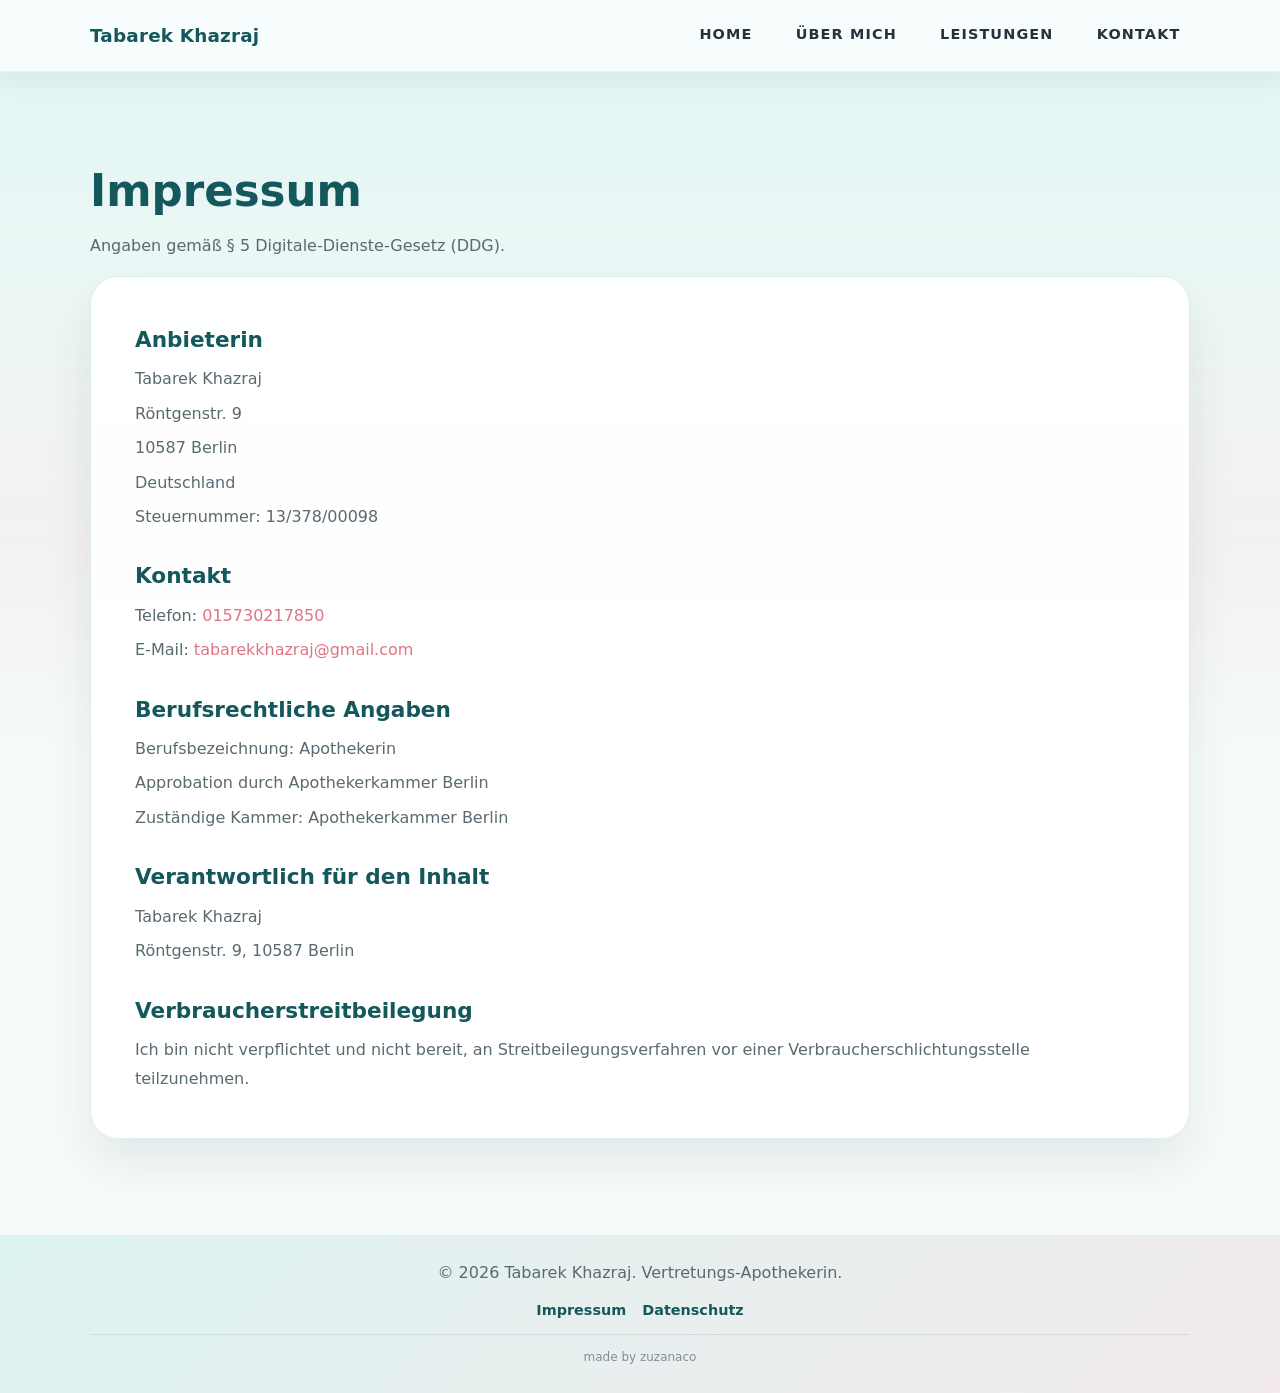
<file: impressum.html>
<!doctype html>
<html lang="de">
  <head>
    <meta charset="utf-8" />
    <meta name="viewport" content="width=device-width,initial-scale=1" />
    <meta
      name="description"
      content="Impressum und Anbieterkennzeichnung von Tabarek Khazraj."
    />
    <title>Impressum — Tabarek Khazraj</title>
    <link rel="canonical" href="https://apothekerin-khazraj.de/impressum.html" />
    <link rel="alternate" hreflang="de" href="https://apothekerin-khazraj.de/impressum.html" />
    <link rel="alternate" hreflang="x-default" href="https://apothekerin-khazraj.de/impressum.html" />
    <meta property="og:type" content="website" />
    <meta property="og:locale" content="de_DE" />
    <meta property="og:site_name" content="Tabarek Khazraj" />
    <meta property="og:title" content="Impressum | Tabarek Khazraj" />
    <meta property="og:description" content="Impressum und Anbieterkennzeichnung von Tabarek Khazraj." />
    <meta property="og:url" content="https://apothekerin-khazraj.de/impressum.html" />
    <meta
      property="og:image"
      content="https://apothekerin-khazraj.de/images/og-image.jpg"
    />
    <meta property="og:image:width" content="1200" />
    <meta property="og:image:height" content="630" />
    <meta
      property="og:image:alt"
      content="Tabarek Khazraj – Vertretungsapothekerin für Berlin und Brandenburg"
    />
    <meta name="twitter:card" content="summary_large_image" />
    <link rel="stylesheet" href="style.css?v=20260715-card-motion" />
  </head>
  <body data-page="Legal">
    <header class="top-nav">
      <div class="container top-nav__inner">
        <a class="top-nav__brand" href="/">Tabarek Khazraj</a>
        <div class="top-nav__menu">
          <input class="top-nav__toggle" type="checkbox" id="site-menu-toggle" />
          <label class="top-nav__menu-button" for="site-menu-toggle" aria-label="Menu">
            <span></span>
            <span></span>
            <span></span>
          </label>
          <div class="top-nav__menu-panel">
            <nav class="top-nav__links" aria-label="Hauptnavigation">
              <a href="/" data-nav="home">Home</a>
              <a href="about.html" data-nav="about">Über mich</a>
              <a href="leistungen.html" data-nav="services">Leistungen</a>
              <a href="kontakt.html" data-nav="contact">Kontakt</a>
            </nav>
          </div>
        </div>
      </div>
    </header>

    <main>
      <section class="container page-header">
        <h1>Impressum</h1>
        <p class="intro-text">Angaben gemäß § 5 Digitale-Dienste-Gesetz (DDG).</p>
      </section>

      <section class="container section legal-section">
        <div>
          <h2>Anbieterin</h2>
          <p>Tabarek Khazraj</p>
          <p>Röntgenstr. 9</p>
          <p>10587 Berlin</p>
          <p>Deutschland</p>
          <p>Steuernummer: 13/378/00098</p>
        </div>

        <div>
          <h2>Kontakt</h2>
          <p>Telefon: <a href="tel:+4915730217850">015730217850</a></p>
          <p>E-Mail: <a href="mailto:tabarekkhazraj@gmail.com">tabarekkhazraj@gmail.com</a></p>
        </div>

        <div>
          <h2>Berufsrechtliche Angaben</h2>
          <p>Berufsbezeichnung: Apothekerin</p>
          <p>Approbation durch Apothekerkammer Berlin</p>
          <p>Zuständige Kammer: Apothekerkammer Berlin</p>
        </div>

        <div>
          <h2>Verantwortlich für den Inhalt</h2>
          <p>Tabarek Khazraj</p>
          <p>Röntgenstr. 9, 10587 Berlin</p>
        </div>

        <div>
          <h2>Verbraucherstreitbeilegung</h2>
          <p>Ich bin nicht verpflichtet und nicht bereit, an Streitbeilegungsverfahren vor einer Verbraucherschlichtungsstelle teilzunehmen.</p>
        </div>
      </section>
    </main>

    <footer class="footer">
      <div class="container footer-content">
        <p>&copy; 2026 Tabarek Khazraj. Vertretungs-Apothekerin.</p>
        <p class="footer-credit">made by <a href="https://zuzanaco.com" target="_blank" rel="noopener">zuzanaco</a></p>
        <nav class="footer-links" aria-label="Rechtliches">
          <a href="impressum.html">Impressum</a>
          <a href="datenschutz.html">Datenschutz</a>
        </nav>
      </div>
    </footer>

    <script src="i18n.js?v=20260715-site-animation"></script>
  </body>
</html>
</file>
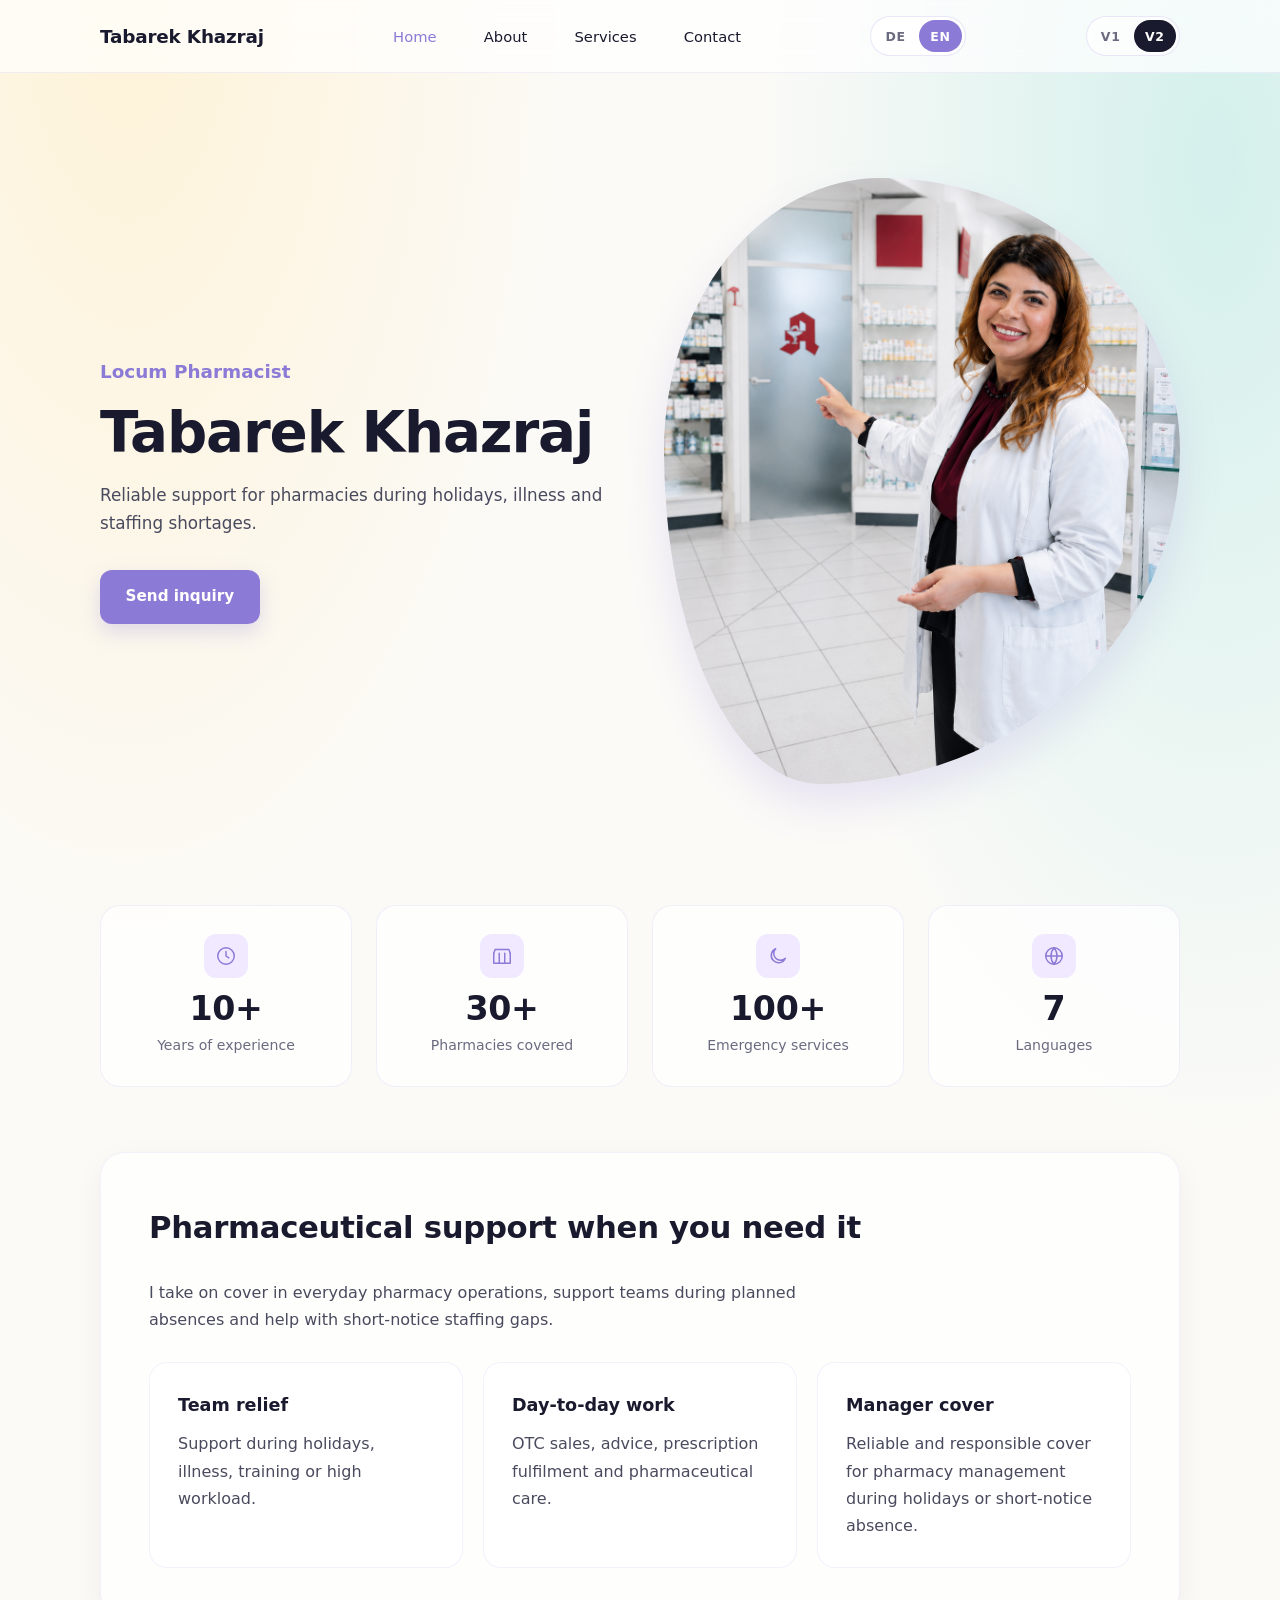
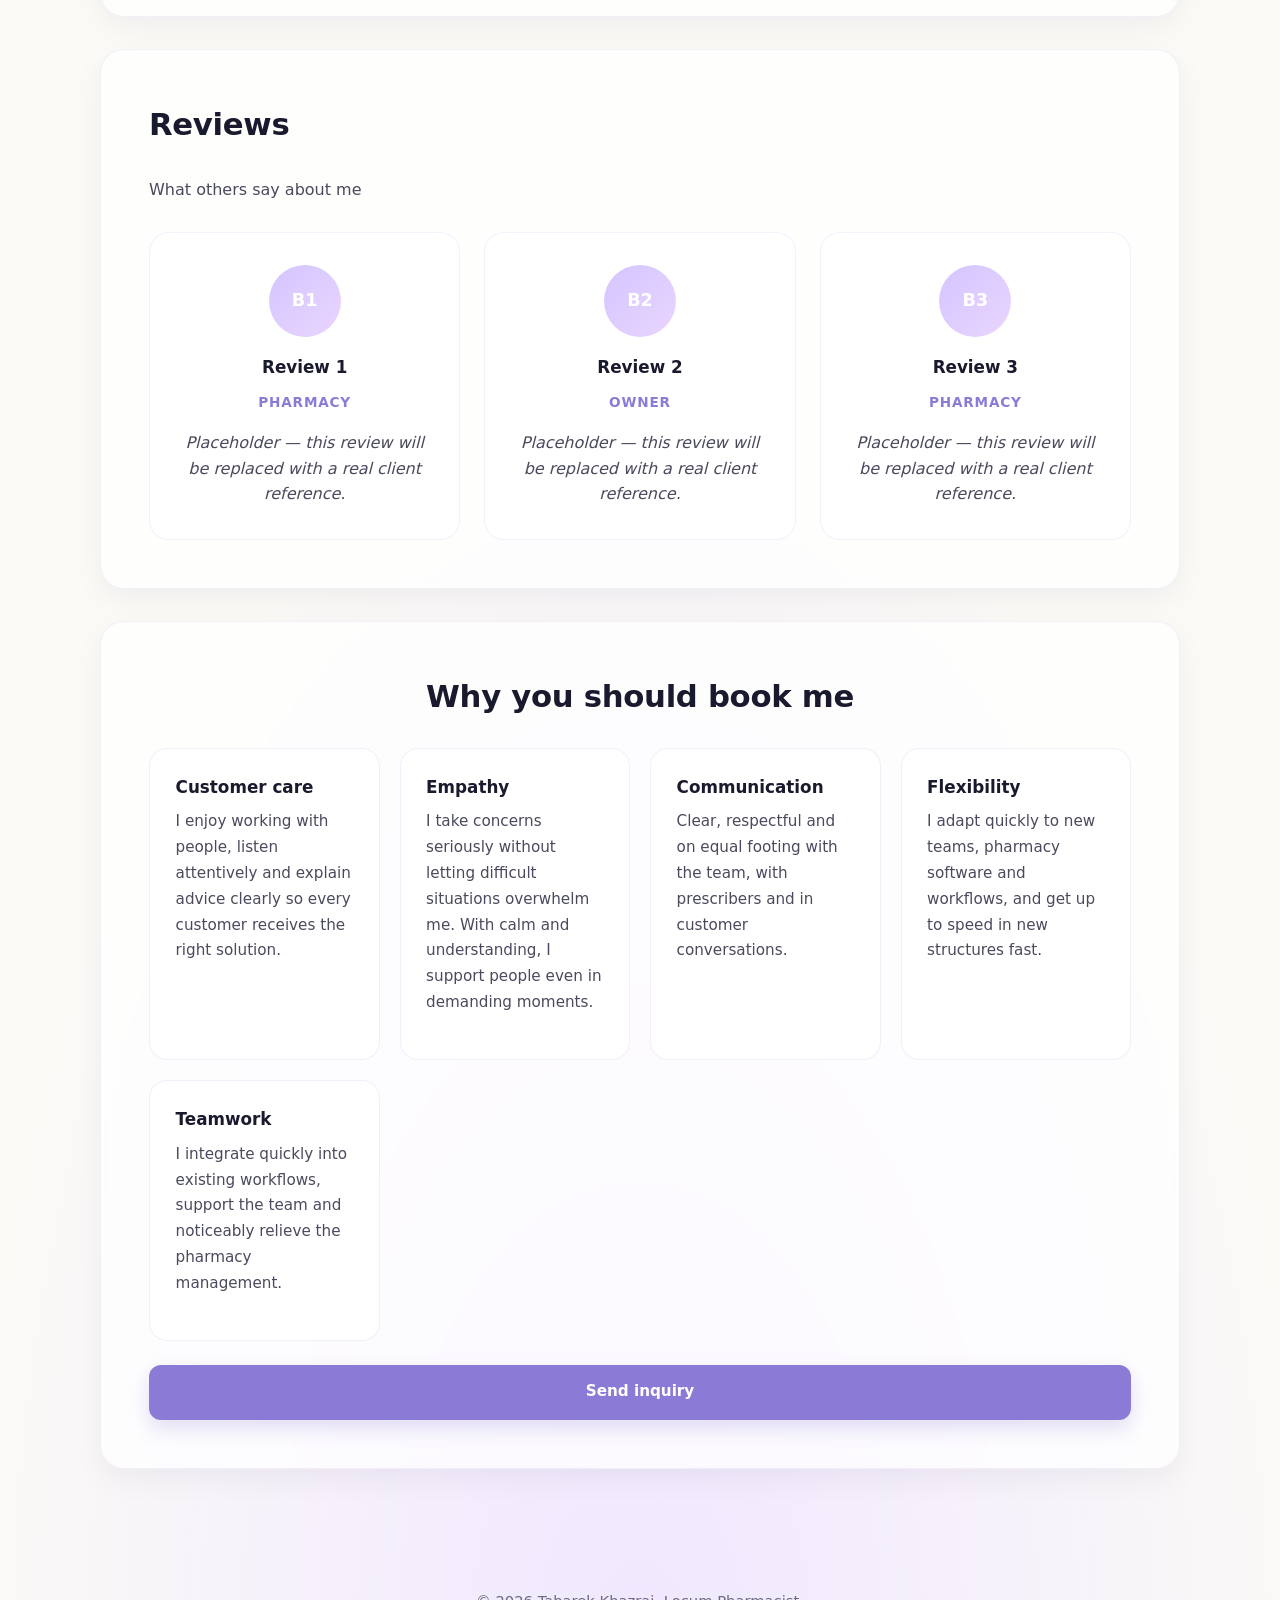
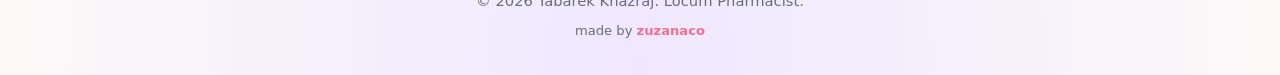
<file: index.v2.html>
<!doctype html>
<html lang="de">
  <head>
    <meta charset="utf-8" />
    <meta name="viewport" content="width=device-width,initial-scale=1" />
    <meta
      name="description"
      content="Tabarek Khazraj bietet flexible Vertretungen für Apotheken in Deutschland."
    />
    <title>Tabarek Khazraj — Vertretungs-Apothekerin</title>
    <link rel="stylesheet" href="style-alt.css?v=20260714-section-animation" />
  </head>
  <body data-page="Home">
    <header class="top-nav">
      <div class="container top-nav__inner">
        <a class="top-nav__brand" href="index.v2.html">Tabarek Khazraj</a>
        <nav class="top-nav__links" aria-label="Hauptnavigation" data-i18n-attr="aria-label:nav.mainAria">
          <a href="index.v2.html" data-nav="home" aria-current="page" data-i18n="nav.home">Home</a>
          <a href="about.v2.html" data-nav="about" data-i18n="nav.about">Über mich</a>
          <a href="leistungen.v2.html" data-nav="services" data-i18n="nav.services">Leistungen</a>
          <a href="kontakt.v2.html" data-nav="contact" data-i18n="nav.contact">Kontakt</a>
        </nav>
        <div class="lang-switch" role="group" aria-label="Sprache" data-i18n-attr="aria-label:lang.switchAria">
          <button type="button" data-lang="de" aria-pressed="true" data-i18n="lang.de">DE</button>
          <button type="button" data-lang="en" aria-pressed="false" data-i18n="lang.en">EN</button>
        </div>
        <div class="design-switch" role="group" aria-label="Design">
          <a href="index.html" class="design-switch__btn">V1</a>
          <button type="button" data-design="v2" aria-pressed="true" disabled>V2</button>
        </div>
      </div>
    </header>

    <header class="hero">
      <div class="container">
        <div class="hero-body">
          <div class="hero-copy">
            <p class="eyebrow" data-i18n="hero.eyebrow">Vertretungs-Apothekerin</p>
            <h1 data-i18n="hero.title">Tabarek Khazraj</h1>
            <p class="lead" data-i18n="hero.lead">
              Zuverlässige pharmazeutische Vertretung für Apotheken, Notdienste
              und kurzfristige Personalengpässe.
            </p>
            <div class="hero-buttons">
              <a class="button" href="kontakt.v2.html" data-i18n="hero.ctaPrimary">Kontaktiere mich</a>
            </div>
          </div>
          <figure class="image-slot image-slot--hero">
            <img src="images/talking.png" alt="Tabarek Khazraj" data-i18n-attr="alt:hero.portraitAlt" onerror="this.style.display='none'" />
          </figure>
        </div>
      </div>
    </header>

    <section class="container counters" id="counters" aria-label="Kennzahlen" data-i18n-attr="aria-label:counters.label">
      <div class="counter">
        <span class="counter__icon" aria-hidden="true">
          <svg viewBox="0 0 24 24" fill="none" stroke="currentColor" stroke-width="1.6" stroke-linecap="round" stroke-linejoin="round"><circle cx="12" cy="12" r="9"/><path d="M12 7v5l3 2"/></svg>
        </span>
        <span class="counter__value" data-i18n="counters.experienceValue">10+</span>
        <span class="counter__label" data-i18n="counters.experienceLabel">Jahre Berufserfahrung</span>
      </div>
      <div class="counter">
        <span class="counter__icon" aria-hidden="true">
          <svg viewBox="0 0 24 24" fill="none" stroke="currentColor" stroke-width="1.6" stroke-linecap="round" stroke-linejoin="round"><path d="M3 9l1.5-4h15L21 9"/><path d="M3 9v11h18V9"/><path d="M9 9v11"/><path d="M15 9v11"/></svg>
        </span>
        <span class="counter__value" data-i18n="counters.pharmaciesValue">30+</span>
        <span class="counter__label" data-i18n="counters.pharmaciesLabel">Apotheken vertreten</span>
      </div>
      <div class="counter">
        <span class="counter__icon" aria-hidden="true">
          <svg viewBox="0 0 24 24" fill="none" stroke="currentColor" stroke-width="1.6" stroke-linecap="round" stroke-linejoin="round"><path d="M20 14.5A8 8 0 1 1 9.5 4a6 6 0 0 0 10.5 10.5z"/></svg>
        </span>
        <span class="counter__value" data-i18n="counters.emergencyValue">100+</span>
        <span class="counter__label" data-i18n="counters.emergencyLabel">Notdienste</span>
      </div>
      <div class="counter">
        <span class="counter__icon" aria-hidden="true">
          <svg viewBox="0 0 24 24" fill="none" stroke="currentColor" stroke-width="1.6" stroke-linecap="round" stroke-linejoin="round"><circle cx="12" cy="12" r="9"/><path d="M3 12h18"/><path d="M12 3a14 14 0 0 1 0 18"/><path d="M12 3a14 14 0 0 0 0 18"/></svg>
        </span>
        <span class="counter__value" data-i18n="counters.languagesValue">7</span>
        <span class="counter__label" data-i18n="counters.languagesLabel">Sprachen</span>
      </div>
    </section>

    <main>
      <section class="container about" id="profil">
        <h2 data-i18n="about.title">Pharmazeutische Unterstützung, wenn sie gebraucht wird</h2>
        <p class="intro-text" data-i18n="about.intro">
          Seit April 2023 vertrete ich öffentliche Apotheken in Berlin und
          bundesweit - mit schneller Einarbeitung in Teams, Abläufe und
          Warenwirtschaftssysteme.
        </p>
        <div class="grid">
          <article>
            <h3 data-i18n="about.card1Title">Tagesgeschäft</h3>
            <p data-i18n="about.card1Body">Handverkauf, Beratung, Rezeptprüfung und pharmazeutische Betreuung.</p>
          </article>
          <article>
            <h3 data-i18n="about.card2Title">Notdienst</h3>
            <p data-i18n="about.card2Body">Verlässliche Vertretung für Nacht-, Wochenend- und Feiertagsdienste.</p>
          </article>
          <article>
            <h3 data-i18n="about.card3Title">Team-Entlastung</h3>
            <p data-i18n="about.card3Body">Unterstützung bei Urlaub, Krankheit, Fortbildung oder hoher Auslastung.</p>
          </article>
        </div>
      </section>

      <section class="container section" id="bewertungen">
        <h2 data-i18n="reviews.title">Bewertungen</h2>
        <p class="intro-text" data-i18n="reviews.lead">Was andere über mich sagen</p>
        <div class="testimonials-grid">
          <article class="testimonial-card">
            <div class="testimonial-avatar" aria-hidden="true">B1</div>
            <h3 class="testimonial-meta" data-i18n="reviews.b1Name">Bewertung 1</h3>
            <p class="testimonial-role" data-i18n="reviews.b1Role">Apotheke</p>
            <p class="testimonial-quote" data-i18n="reviews.b1Quote">
              Platzhalter — diese Bewertung wird noch durch eine echte
              Kundenreferenz ersetzt.
            </p>
          </article>
          <article class="testimonial-card">
            <div class="testimonial-avatar" aria-hidden="true">B2</div>
            <h3 class="testimonial-meta" data-i18n="reviews.b2Name">Bewertung 2</h3>
            <p class="testimonial-role" data-i18n="reviews.b2Role">Inhaber*in</p>
            <p class="testimonial-quote" data-i18n="reviews.b2Quote">
              Platzhalter — diese Bewertung wird noch durch eine echte
              Kundenreferenz ersetzt.
            </p>
          </article>
          <article class="testimonial-card">
            <div class="testimonial-avatar" aria-hidden="true">B3</div>
            <h3 class="testimonial-meta" data-i18n="reviews.b3Name">Bewertung 3</h3>
            <p class="testimonial-role" data-i18n="reviews.b3Role">Apotheke</p>
            <p class="testimonial-quote" data-i18n="reviews.b3Quote">
              Platzhalter — diese Bewertung wird noch durch eine echte
              Kundenreferenz ersetzt.
            </p>
          </article>
        </div>
      </section>

      <section class="container section why-hire" id="weshalb">
        <h2 data-i18n="why.title">Weshalb Sie mich buchen sollten</h2>
        <div class="why-grid">
          <article class="why-card">
            <h3 data-i18n="why.card1Title">Kundenorientierung</h3>
            <p data-i18n="why.card1Body">Ich höre zu, berate verständlich und sorge dafür, dass jede Kundin und jeder Kunde die passende Lösung bekommt.</p>
          </article>
          <article class="why-card">
            <h3 data-i18n="why.card2Title">Empathie</h3>
            <p data-i18n="why.card2Body">Ich nehme Sorgen ernst, ohne mich von schwierigen Situationen vereinnahmen zu lassen — mit Ruhe und Verständnis.</p>
          </article>
          <article class="why-card">
            <h3 data-i18n="why.card3Title">Kommunikation</h3>
            <p data-i18n="why.card3Body">Klar, respektvoll und auf Augenhöhe — im Team, gegenüber Ärztinnen und Ärzten und im Kundengespräch.</p>
          </article>
          <article class="why-card">
            <h3 data-i18n="why.card4Title">Flexibilität</h3>
            <p data-i18n="why.card4Body">Ich passe mich an neue Teams, Warenwirtschaftssysteme und Arbeitszeiten an — von Notdienst bis Urlaubsvertretung.</p>
          </article>
          <article class="why-card">
            <h3 data-i18n="why.card5Title">Teamarbeit</h3>
            <p data-i18n="why.card5Body">Ich füge mich schnell in bestehende Abläufe ein, unterstütze das Team und entlaste die Apothekenleitung spürbar.</p>
          </article>
        </div>
        <a class="button" href="kontakt.v2.html" data-i18n="why.cta">Anfrage senden</a>
      </section>
    </main>

    <footer class="footer">
      <div class="container footer-content">
        <p data-i18n="footer.copy">&copy; 2026 Tabarek Khazraj. Vertretungs-Apothekerin.</p>
        <p class="footer-credit">made by <a href="https://zuzanaco.com" target="_blank" rel="noopener">zuzanaco</a></p>
      </div>
    </footer>

    <script src="i18n.js?v=20260714-section-animation"></script>
  </body>
</html>
</file>
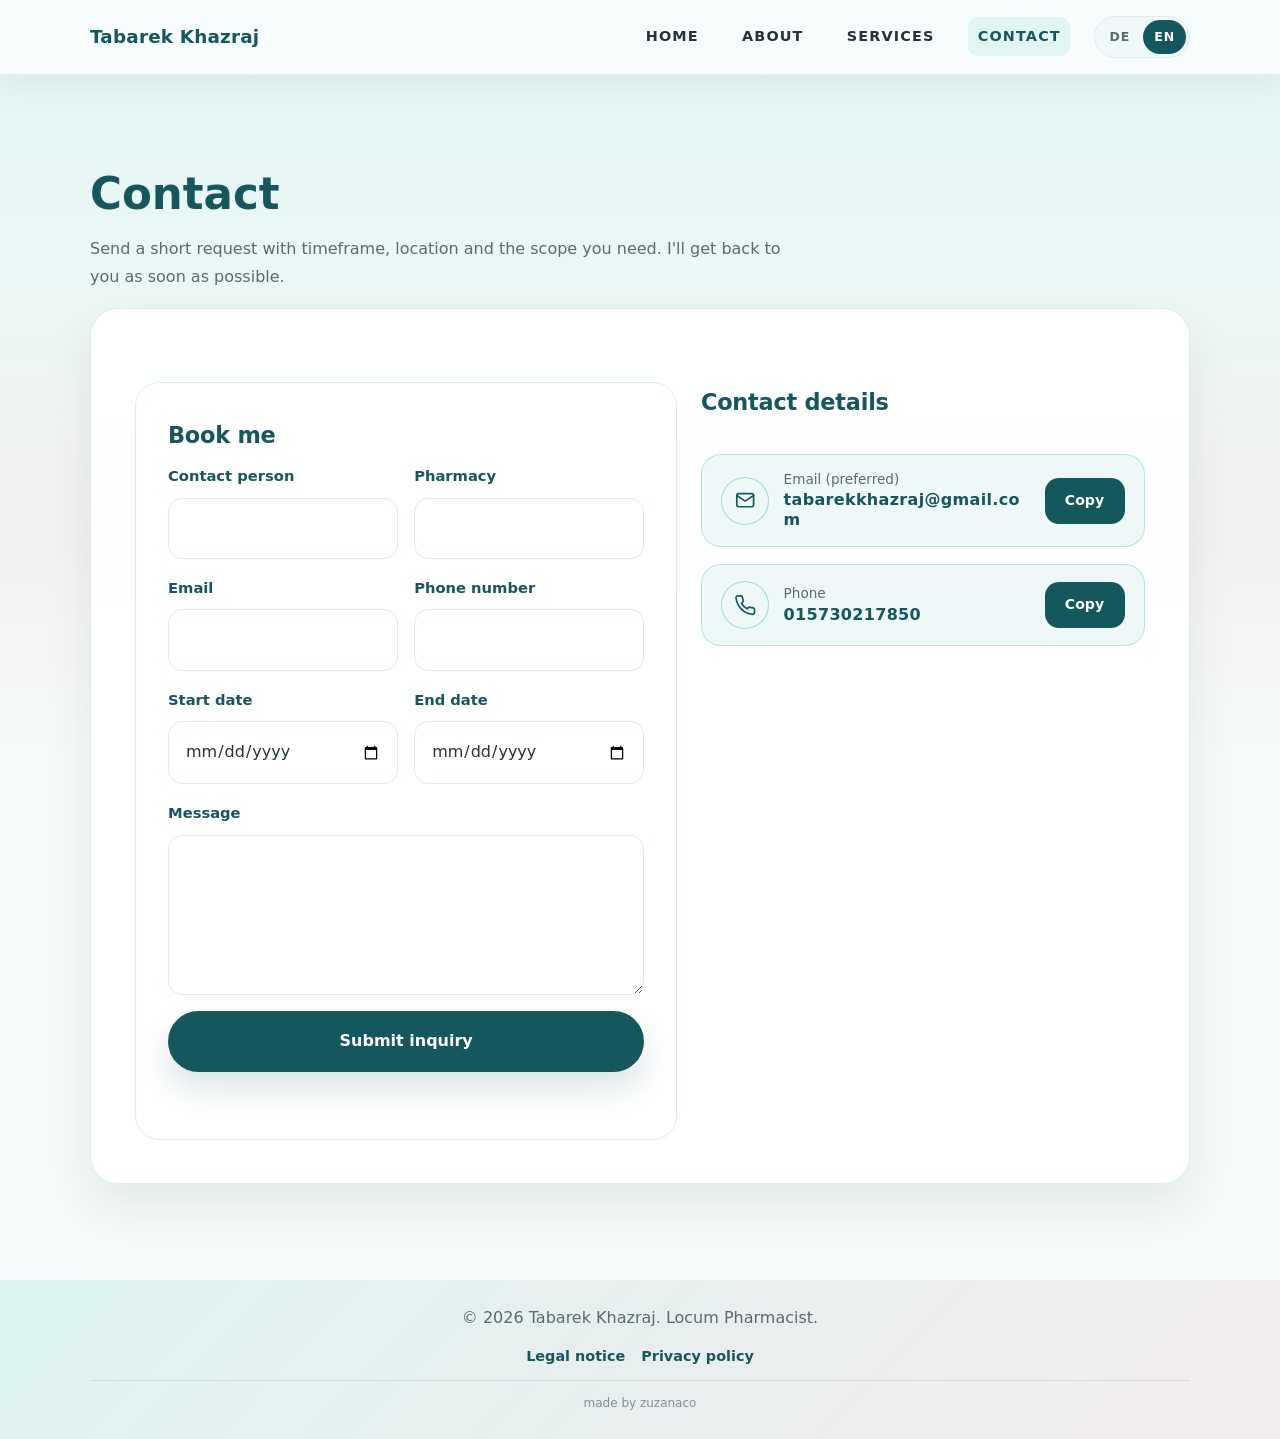
<file: kontakt.html>
<!doctype html>
<html lang="de">
  <head>
    <meta charset="utf-8" />
    <meta name="viewport" content="width=device-width,initial-scale=1" />
    <meta
      name="description"
      content="Fragen Sie eine Apothekenvertretung in Berlin oder Brandenburg an. Senden Sie Zeitraum, Standort und gewünschten Umfang direkt über das Formular."
    />
    <title>Vertretungsapothekerin anfragen | Tabarek Khazraj</title>
    <link rel="canonical" href="https://apothekerin-khazraj.de/kontakt.html" />
    <link rel="alternate" hreflang="de" href="https://apothekerin-khazraj.de/kontakt.html" />
    <link rel="alternate" hreflang="x-default" href="https://apothekerin-khazraj.de/kontakt.html" />
    <meta property="og:type" content="website" />
    <meta property="og:locale" content="de_DE" />
    <meta property="og:site_name" content="Tabarek Khazraj" />
    <meta property="og:title" content="Vertretungsapothekerin anfragen | Tabarek Khazraj" />
    <meta property="og:description" content="Apothekenvertretung in Berlin oder Brandenburg direkt mit Zeitraum, Standort und gewünschtem Umfang anfragen." />
    <meta property="og:url" content="https://apothekerin-khazraj.de/kontakt.html" />
    <meta
      property="og:image"
      content="https://apothekerin-khazraj.de/images/og-image.jpg"
    />
    <meta property="og:image:width" content="1200" />
    <meta property="og:image:height" content="630" />
    <meta
      property="og:image:alt"
      content="Tabarek Khazraj – Vertretungsapothekerin für Berlin und Brandenburg"
    />
    <meta name="twitter:card" content="summary_large_image" />
    <link rel="stylesheet" href="style.css?v=20260715-card-motion" />
  </head>
  <body data-page="Contact">
    <header class="top-nav">
      <div class="container top-nav__inner">
        <a class="top-nav__brand" href="/">Tabarek Khazraj</a>
        <div class="top-nav__menu">
          <input class="top-nav__toggle" type="checkbox" id="site-menu-toggle" />
          <label class="top-nav__menu-button" for="site-menu-toggle" aria-label="Menu">
            <span></span>
            <span></span>
            <span></span>
          </label>
          <div class="top-nav__menu-panel">
            <nav class="top-nav__links" aria-label="Hauptnavigation" data-i18n-attr="aria-label:nav.mainAria">
              <a href="/" data-nav="home" data-i18n="nav.home">Home</a>
              <a href="about.html" data-nav="about" data-i18n="nav.about">Über mich</a>
              <a href="leistungen.html" data-nav="services" data-i18n="nav.services">Leistungen</a>
              <a href="kontakt.html" data-nav="contact" aria-current="page" data-i18n="nav.contact">Kontakt</a>
            </nav>
            <div class="lang-switch" role="group" aria-label="Sprache" data-i18n-attr="aria-label:lang.switchAria">
              <button type="button" data-lang="de" aria-pressed="true" data-i18n="lang.de">DE</button>
              <button type="button" data-lang="en" aria-pressed="false" data-i18n="lang.en">EN</button>
            </div>
          </div>
        </div>
      </div>
    </header>

    <main>
      <section class="container page-header">
        <h1 data-i18n="contact.title">Kontakt</h1>
        <p class="intro-text" data-i18n="contact.intro">
          Senden Sie mir eine kurze Anfrage mit Zeitraum, Ort und gewünschtem
          Umfang. Ich melde mich so schnell wie möglich zurück.
        </p>
      </section>

      <section class="container section" id="kontakt">
        <div class="contact-cards">
          <article class="contact-card">
            <h2 data-i18n="contact.bookTitle">Vertretung anfragen</h2>
            <form class="contact-form" action="https://formspree.io/f/mdaqogkd" method="post" data-contact-form>
              <div class="form-row-split">
                <div class="form-row">
                  <label for="ansprechpartner" data-i18n="contact.formName">Ansprechpartner</label>
                  <input id="ansprechpartner" name="ansprechpartner" autocomplete="name" required />
                </div>
                <div class="form-row">
                  <label for="apotheke" data-i18n="contact.formPharmacy">Apotheke</label>
                  <input id="apotheke" name="apotheke" autocomplete="organization" />
                </div>
              </div>
              <div class="form-row-split">
                <div class="form-row">
                  <label for="email" data-i18n="contact.formEmail">E-Mail</label>
                  <input id="email" type="email" name="email" autocomplete="email" required />
                </div>
                <div class="form-row">
                  <label for="telefon" data-i18n="contact.formPhone">Telefonnummer</label>
                  <input id="telefon" name="telefon" autocomplete="tel" />
                </div>
              </div>
              <div class="form-row-split">
                <div class="form-row">
                  <label for="startdatum" data-i18n="contact.formDateStart">Startdatum</label>
                  <input id="startdatum" type="date" name="startdatum" />
                </div>
                <div class="form-row">
                  <label for="enddatum" data-i18n="contact.formDateEnd">Enddatum</label>
                  <input id="enddatum" type="date" name="enddatum" />
                </div>
              </div>
              <div class="form-row">
                <label for="nachricht" data-i18n="contact.formMessage">Nachricht</label>
                <textarea id="nachricht" name="nachricht" required></textarea>
              </div>
              <button class="button" type="submit" data-i18n="contact.formSubmit">Anfrage senden</button>
              <p class="form-status" data-form-status aria-live="polite"></p>
            </form>
          </article>

          <div class="contact-side">
            <article class="contact-card contact-card--email">
              <h2 data-i18n="contact.emailTitle">Kontaktdaten</h2>
              <div class="contact-detail">
                <span class="contact-detail__icon" aria-hidden="true">
                  <svg viewBox="0 0 24 24" fill="none" stroke="currentColor" stroke-width="1.8" stroke-linecap="round" stroke-linejoin="round">
                    <rect x="3" y="5" width="18" height="14" rx="2" />
                    <path d="m3 7 9 6 9-6" />
                  </svg>
                </span>
                <div class="contact-detail__content">
                  <p class="contact-card__lead" data-i18n="contact.emailBody">E-Mail (bevorzugt)</p>
                  <a href="mailto:tabarekkhazraj@gmail.com" class="contact-copy__value" data-copy-value="tabarekkhazraj@gmail.com">tabarekkhazraj@gmail.com</a>
                </div>
                <button type="button" class="copy-btn" data-copy-target="tabarekkhazraj@gmail.com" data-copy-feedback="contact.emailCopied" aria-label="E-Mail kopieren" data-i18n-attr="aria-label:contact.copyEmailAria">
                  <span class="copy-btn__label" data-i18n="contact.copyLabel">Copy</span>
                </button>
              </div>
              <div class="contact-detail">
                <span class="contact-detail__icon" aria-hidden="true">
                  <svg viewBox="0 0 24 24" fill="none" stroke="currentColor" stroke-width="1.8" stroke-linecap="round" stroke-linejoin="round">
                    <path d="M22 16.92v3a2 2 0 0 1-2.18 2 19.8 19.8 0 0 1-8.63-3.07 19.5 19.5 0 0 1-6-6A19.8 19.8 0 0 1 2.12 4.2 2 2 0 0 1 4.11 2h3a2 2 0 0 1 2 1.72c.13.96.35 1.9.66 2.81a2 2 0 0 1-.45 2.11L8.05 9.91a16 16 0 0 0 6 6l1.27-1.27a2 2 0 0 1 2.11-.45c.91.31 1.85.53 2.81.66A2 2 0 0 1 22 16.92Z" />
                  </svg>
                </span>
                <div class="contact-detail__content">
                  <p class="contact-card__lead" data-i18n="contact.phoneLabel">Telefon</p>
                  <a href="tel:+4915730217850" class="contact-copy__value" data-copy-value="015730217850">015730217850</a>
                </div>
                <button type="button" class="copy-btn" data-copy-target="015730217850" data-copy-feedback="contact.phoneCopied" aria-label="Telefonnummer kopieren" data-i18n-attr="aria-label:contact.copyPhoneAria">
                  <span class="copy-btn__label" data-i18n="contact.copyLabel">Copy</span>
                </button>
              </div>
              <p class="copy-feedback" id="copy-feedback" aria-live="polite"></p>
            </article>
          </div>
        </div>
      </section>
    </main>

    <dialog class="form-success-dialog" data-form-success aria-labelledby="form-success-title" aria-describedby="form-success-message">
      <button class="form-success-dialog__close" type="button" data-form-success-close aria-label="Schließen" data-i18n-attr="aria-label:contact.successCloseAria">&times;</button>
      <h2 id="form-success-title" data-i18n="contact.successTitle">Vielen Dank</h2>
      <p id="form-success-message" data-i18n="contact.successMessage">Vielen Dank für Ihre Nachricht. Ich melde mich in Kürze bei Ihnen.</p>
    </dialog>

    <footer class="footer">
      <div class="container footer-content">
        <p data-i18n="footer.copy">&copy; 2026 Tabarek Khazraj. Vertretungs-Apothekerin.</p>
        <p class="footer-credit">made by <a href="https://zuzanaco.com" target="_blank" rel="noopener">zuzanaco</a></p>
        <nav class="footer-links" aria-label="Rechtliches">
          <a href="impressum.html" data-i18n="footer.impressum">Impressum</a>
          <a href="datenschutz.html" data-i18n="footer.privacy">Datenschutz</a>
        </nav>
      </div>
    </footer>

    <script src="i18n.js?v=20260715-form-success"></script>
  </body>
</html>
</file>
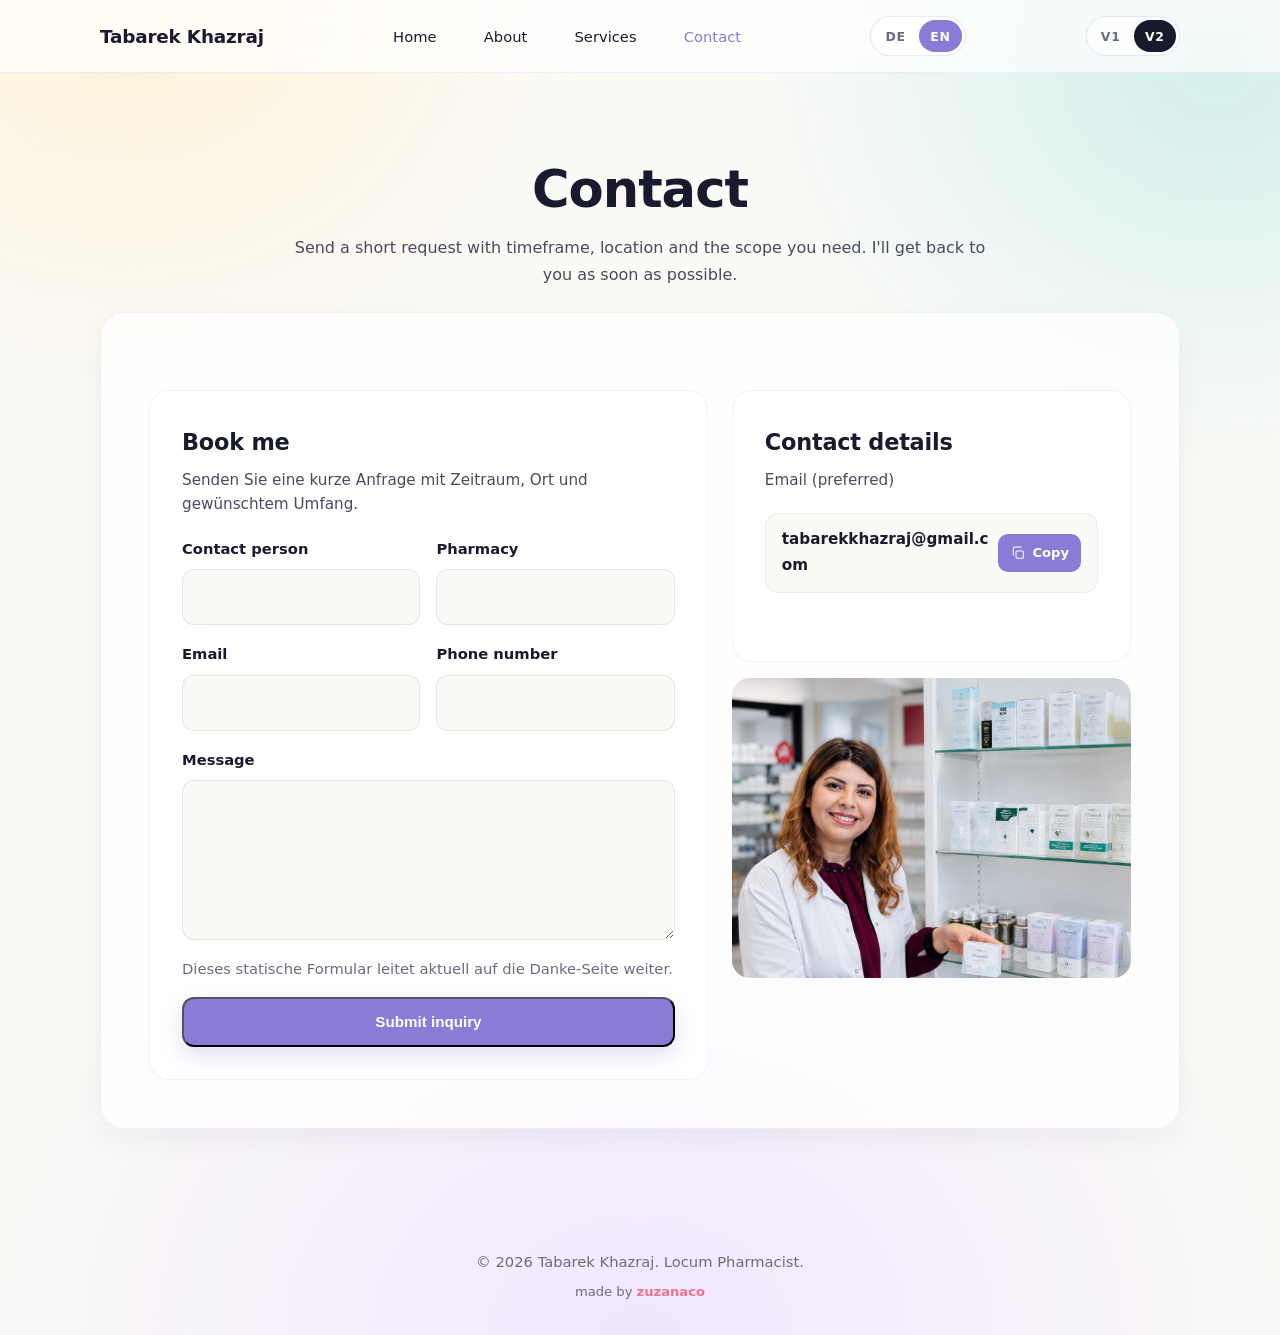
<file: kontakt.v2.html>
<!doctype html>
<html lang="de">
  <head>
    <meta charset="utf-8" />
    <meta name="viewport" content="width=device-width,initial-scale=1" />
    <meta
      name="description"
      content="Kontakt zu Tabarek Khazraj — Anfrage für eine Apothekenvertretung senden."
    />
    <title>Kontakt — Tabarek Khazraj</title>
    <link rel="stylesheet" href="style-alt.css?v=20260714-section-animation" />
  </head>
  <body data-page="Contact">
    <header class="top-nav">
      <div class="container top-nav__inner">
        <a class="top-nav__brand" href="index.v2.html">Tabarek Khazraj</a>
        <nav class="top-nav__links" aria-label="Hauptnavigation" data-i18n-attr="aria-label:nav.mainAria">
          <a href="index.v2.html" data-nav="home" data-i18n="nav.home">Home</a>
          <a href="about.v2.html" data-nav="about" data-i18n="nav.about">Über mich</a>
          <a href="leistungen.v2.html" data-nav="services" data-i18n="nav.services">Leistungen</a>
          <a href="kontakt.v2.html" data-nav="contact" aria-current="page" data-i18n="nav.contact">Kontakt</a>
        </nav>
        <div class="lang-switch" role="group" aria-label="Sprache" data-i18n-attr="aria-label:lang.switchAria">
          <button type="button" data-lang="de" aria-pressed="true" data-i18n="lang.de">DE</button>
          <button type="button" data-lang="en" aria-pressed="false" data-i18n="lang.en">EN</button>
        </div>
        <div class="design-switch" role="group" aria-label="Design">
          <a href="kontakt.html" class="design-switch__btn">V1</a>
          <button type="button" data-design="v2" aria-pressed="true" disabled>V2</button>
        </div>
      </div>
    </header>

    <main>
      <section class="container page-header">
        <h1 data-i18n="contact.title">Kontakt</h1>
        <p class="intro-text" data-i18n="contact.intro">
          Senden Sie eine kurze Anfrage mit Zeitraum, Ort und gewünschtem
          Umfang. Ich melde mich schnellstmöglich zurück.
        </p>
      </section>

      <section class="container section" id="kontakt">
        <div class="contact-cards">
          <article class="contact-card">
            <h2 data-i18n="contact.bookTitle">Buche mich</h2>
            <p class="contact-card__lead" data-i18n="contact.bookLead">Senden Sie eine kurze Anfrage mit Zeitraum, Ort und gewünschtem Umfang.</p>
            <form class="contact-form" action="thankyou.v2.html" method="get">
              <div class="form-row-split">
                <div class="form-row">
                  <label for="name" data-i18n="contact.formName">Name</label>
                  <input id="name" name="name" autocomplete="name" required />
                </div>
                <div class="form-row">
                  <label for="apotheke" data-i18n="contact.formPharmacy">Apotheke</label>
                  <input id="apotheke" name="apotheke" autocomplete="organization" />
                </div>
              </div>
              <div class="form-row-split">
                <div class="form-row">
                  <label for="email" data-i18n="contact.formEmail">E-Mail</label>
                  <input id="email" type="email" name="email" autocomplete="email" required />
                </div>
                <div class="form-row">
                  <label for="telefon" data-i18n="contact.formPhone">Telefonnummer</label>
                  <input id="telefon" name="telefon" autocomplete="tel" />
                </div>
              </div>
              <div class="form-row">
                <label for="nachricht" data-i18n="contact.formMessage">Nachricht</label>
                <textarea id="nachricht" name="nachricht" required></textarea>
              </div>
              <p class="form-note" data-i18n="contact.formNote">
                Dieses statische Formular leitet aktuell auf die Danke-Seite weiter.
              </p>
              <button class="button" type="submit" data-i18n="contact.formSubmit">Anfrage senden</button>
            </form>
          </article>

          <div class="contact-side">
            <article class="contact-card contact-card--email">
              <h2 data-i18n="contact.emailTitle">Kontaktiere mich per E-Mail</h2>
              <p class="contact-card__lead" data-i18n="contact.emailBody">Für andere Anfragen erreichst du mich unter:</p>
              <div class="email-copy">
                <a href="mailto:tabarekkhazraj@gmail.com" class="email-address">tabarekkhazraj@gmail.com</a>
                <button type="button" class="copy-btn" id="copy-email" aria-label="E-Mail kopieren" data-i18n-attr="aria-label:contact.copyLabel">
                  <svg viewBox="0 0 24 24" fill="none" stroke="currentColor" stroke-width="1.6" stroke-linecap="round" stroke-linejoin="round" aria-hidden="true">
                    <rect x="9" y="9" width="11" height="11" rx="2"/>
                    <path d="M5 15V5a2 2 0 0 1 2-2h10"/>
                  </svg>
                  <span class="copy-btn__label" data-i18n="contact.copyLabel">Kopieren</span>
                </button>
              </div>
              <p class="copy-feedback" id="copy-feedback" aria-live="polite" data-i18n="contact.copied">Kopiert!</p>
            </article>
            <img class="contact-card__image" src="images/shelf.png" alt="" aria-hidden="true" />
          </div>
        </div>
      </section>
    </main>

    <footer class="footer">
      <div class="container footer-content">
        <p data-i18n="footer.copy">&copy; 2026 Tabarek Khazraj. Vertretungs-Apothekerin.</p>
        <p class="footer-credit">made by <a href="https://zuzanaco.com" target="_blank" rel="noopener">zuzanaco</a></p>
      </div>
    </footer>

    <script src="i18n.js?v=20260714-section-animation"></script>
  </body>
</html>
</file>
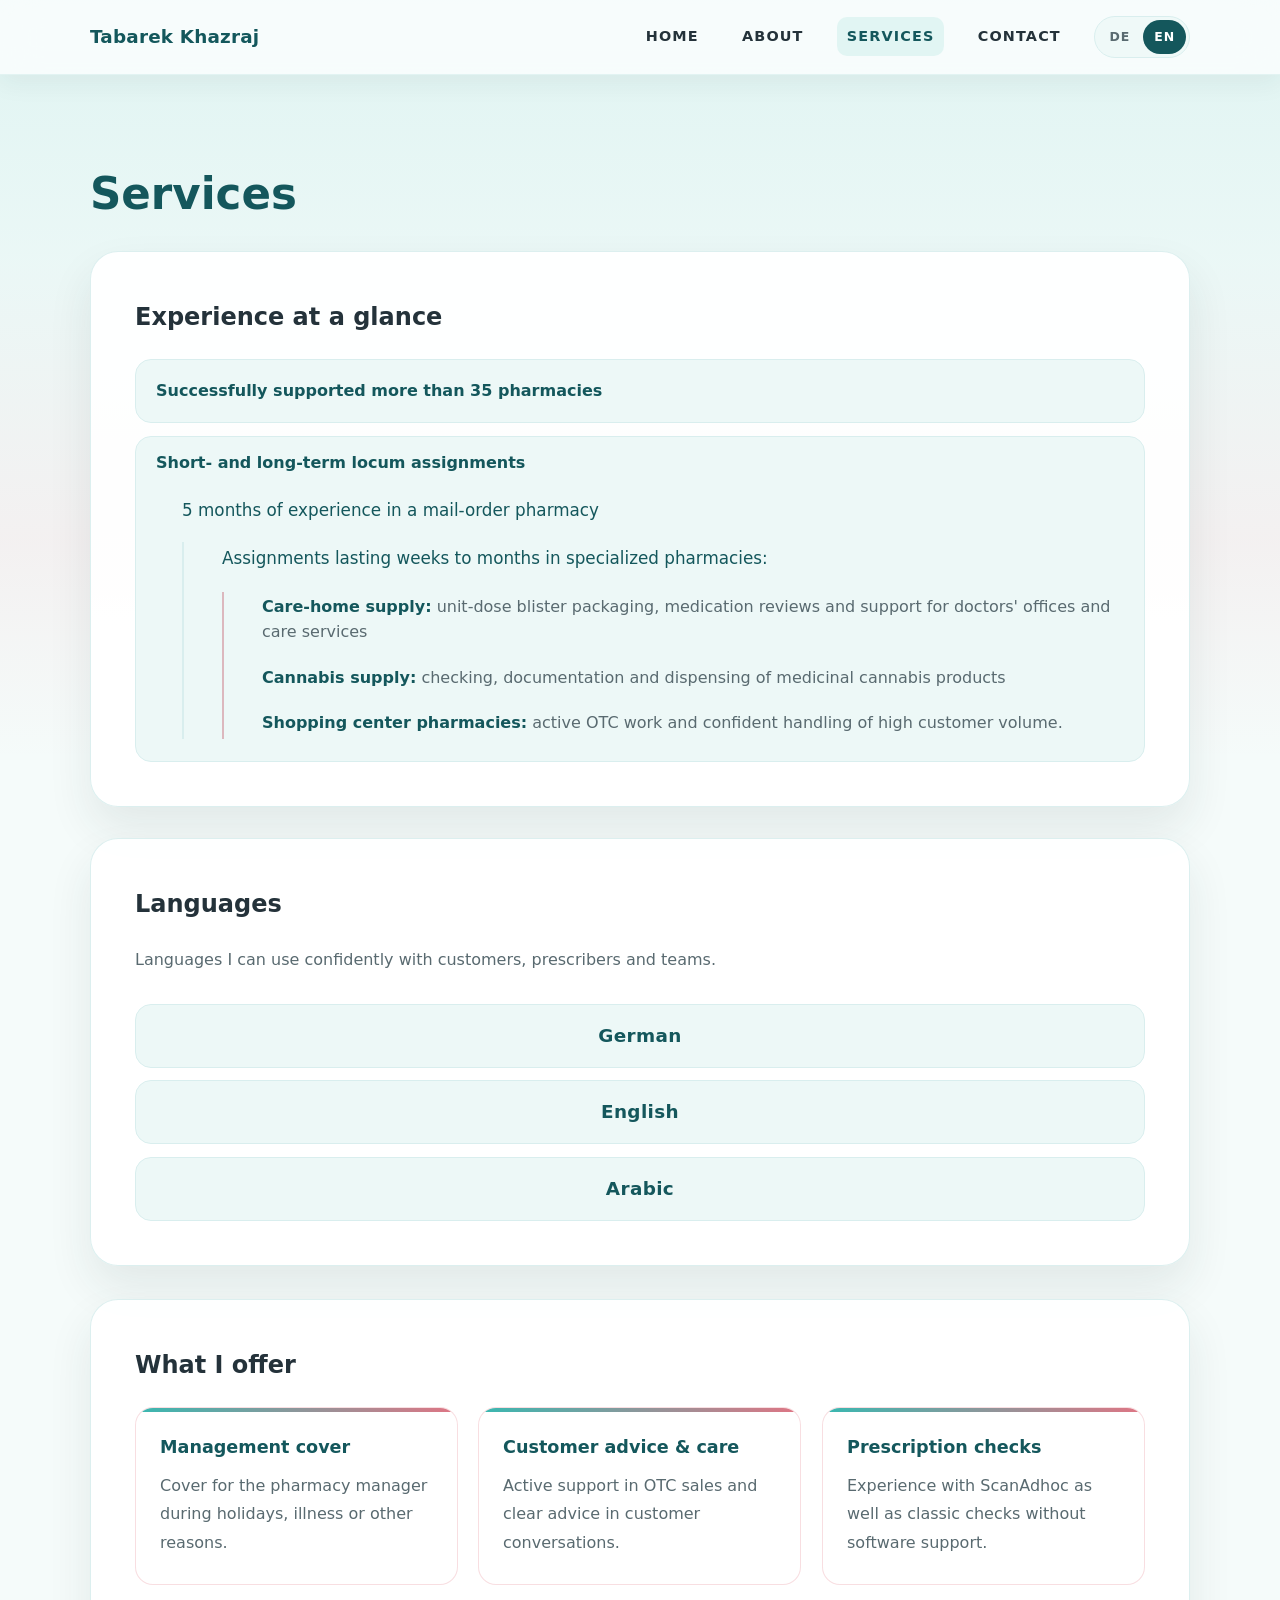
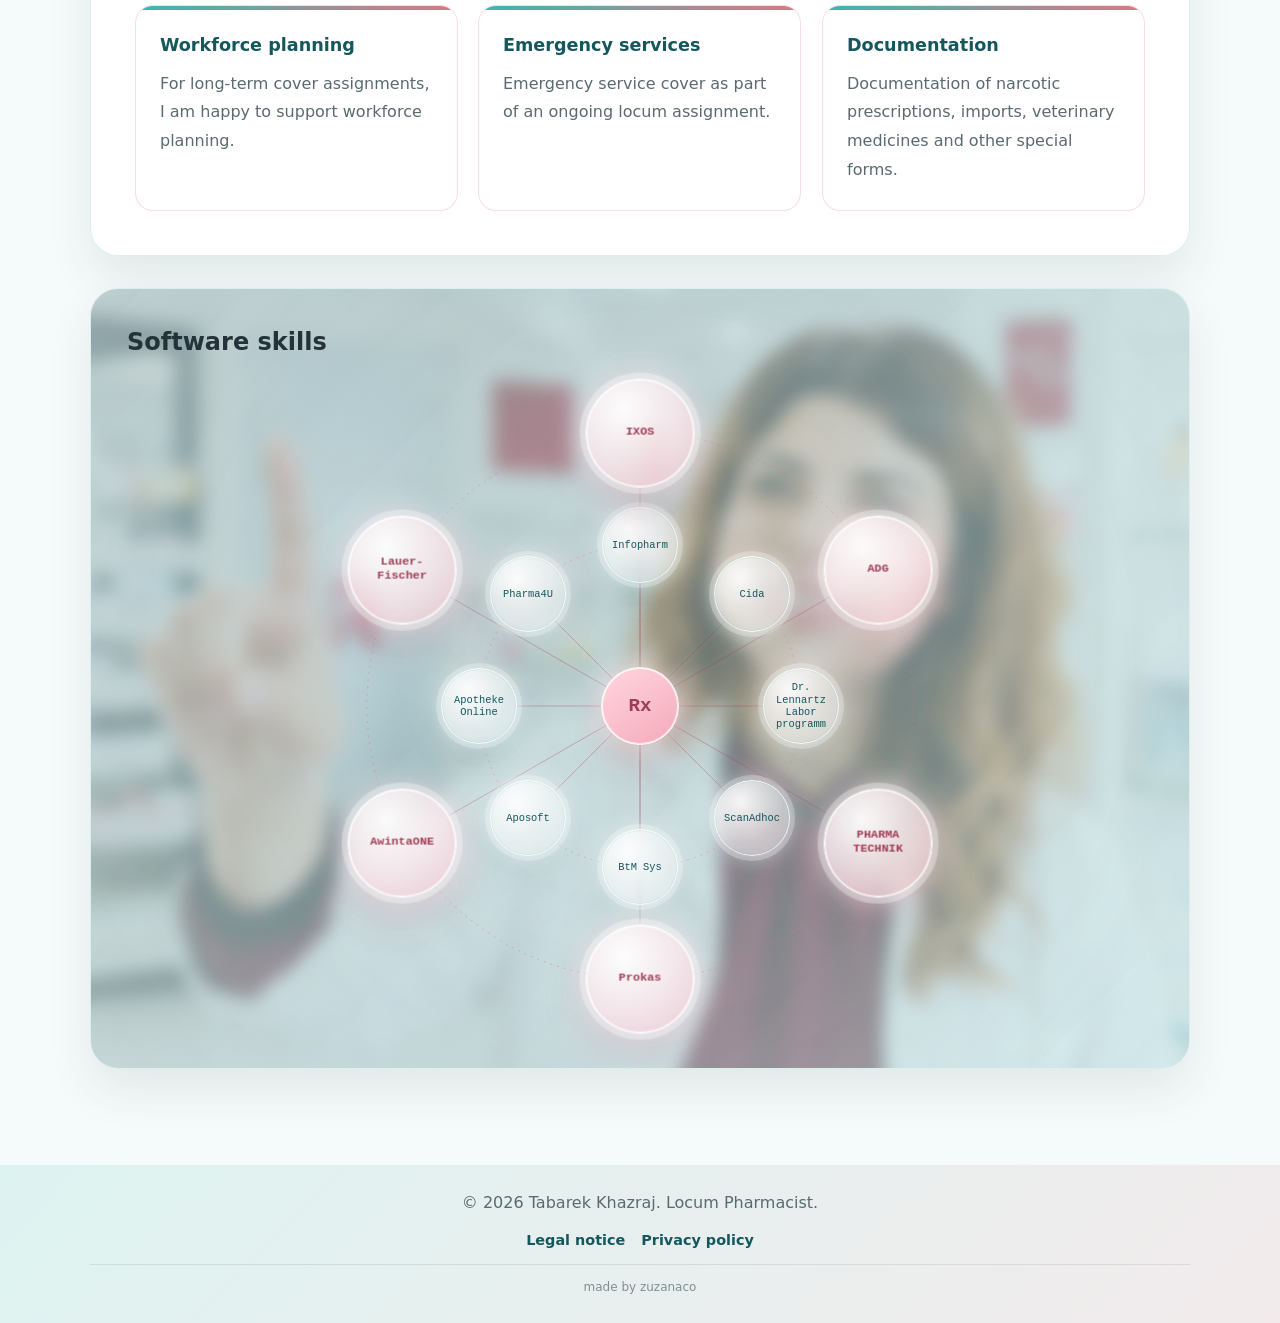
<file: leistungen.html>
<!doctype html>
<html lang="de">
  <head>
    <meta charset="utf-8" />
    <meta name="viewport" content="width=device-width,initial-scale=1" />
    <meta
      name="description"
      content="Professionelle Apothekenvertretung bei Urlaub, Krankheit und Personalengpässen. Auch Chefvertretung, Notdienste, Rezeptkontrolle und Dokumentation."
    />
    <title>Apothekenvertretung Berlin &amp; Brandenburg | Leistungen</title>
    <link rel="canonical" href="https://apothekerin-khazraj.de/leistungen.html" />
    <link rel="alternate" hreflang="de" href="https://apothekerin-khazraj.de/leistungen.html" />
    <link rel="alternate" hreflang="x-default" href="https://apothekerin-khazraj.de/leistungen.html" />
    <meta property="og:type" content="website" />
    <meta property="og:locale" content="de_DE" />
    <meta property="og:site_name" content="Tabarek Khazraj" />
    <meta property="og:title" content="Apothekenvertretung Berlin &amp; Brandenburg | Leistungen" />
    <meta property="og:description" content="Professionelle Apothekenvertretung bei Urlaub, Krankheit, Personalengpässen, Chefvertretung und Notdiensten." />
    <meta property="og:url" content="https://apothekerin-khazraj.de/leistungen.html" />
    <meta
      property="og:image"
      content="https://apothekerin-khazraj.de/images/og-image.jpg"
    />
    <meta property="og:image:width" content="1200" />
    <meta property="og:image:height" content="630" />
    <meta
      property="og:image:alt"
      content="Tabarek Khazraj – Vertretungsapothekerin für Berlin und Brandenburg"
    />
    <meta name="twitter:card" content="summary_large_image" />
    <link rel="stylesheet" href="style.css?v=20260715-merged-features" />
  </head>
  <body data-page="Services">
    <header class="top-nav">
      <div class="container top-nav__inner">
        <a class="top-nav__brand" href="/">Tabarek Khazraj</a>
        <div class="top-nav__menu">
          <input class="top-nav__toggle" type="checkbox" id="site-menu-toggle" />
          <label class="top-nav__menu-button" for="site-menu-toggle" aria-label="Menu">
            <span></span>
            <span></span>
            <span></span>
          </label>
          <div class="top-nav__menu-panel">
            <nav class="top-nav__links" aria-label="Hauptnavigation" data-i18n-attr="aria-label:nav.mainAria">
              <a href="/" data-nav="home" data-i18n="nav.home">Home</a>
              <a href="about.html" data-nav="about" data-i18n="nav.about">Über mich</a>
              <a href="leistungen.html" data-nav="services" aria-current="page" data-i18n="nav.services">Leistungen</a>
              <a href="kontakt.html" data-nav="contact" data-i18n="nav.contact">Kontakt</a>
            </nav>
            <div class="lang-switch" role="group" aria-label="Sprache" data-i18n-attr="aria-label:lang.switchAria">
              <button type="button" data-lang="de" aria-pressed="true" data-i18n="lang.de">DE</button>
              <button type="button" data-lang="en" aria-pressed="false" data-i18n="lang.en">EN</button>
            </div>
          </div>
        </div>
      </div>
    </header>

    <main>
      <section class="container page-header">
        <h1 data-i18n="services.title">Leistungen</h1>
      </section>

      <section class="container section" id="erfahrung">
        <h2 data-i18n="services.experienceTitle">Erfahrung auf einen Blick</h2>
        <ul class="experience-list experience-list--highlights">
          <li data-i18n="services.experience1">Über 35 Apotheken erfolgreich unterstützt</li>
          <li class="experience-list__expanded">
            <span class="experience-list__heading" data-i18n="services.experience2">Kurz- und langfristige Vertretungseinsätze</span>
            <div class="experience-cascade">
              <p class="experience-cascade__item experience-cascade__item--primary" data-i18n="services.experience3">
                5 Monate Erfahrung in einer Versandapotheke
              </p>
              <div class="experience-cascade__branch">
                <p class="experience-cascade__item experience-cascade__item--primary" data-i18n="services.experience4">
                  Wochen- bis monatelange Einsätze in spezialisierten Fachapotheken:
                </p>
                <div class="experience-cascade__details">
                  <p class="experience-cascade__item">
                    <strong data-i18n="services.experience5Label">Heimversorgung:</strong>
                    <span data-i18n="services.experience5Body">Heimverblisterung, Medikationsanalysen sowie Betreuung von Arztpraxen und Pflegediensten</span>
                  </p>
                  <p class="experience-cascade__item">
                    <strong data-i18n="services.experience6Label">Cannabisversorgung:</strong>
                    <span data-i18n="services.experience6Body">Prüfung, Dokumentation und Abgabe von Cannabisarzneimitteln</span>
                  </p>
                  <p class="experience-cascade__item">
                    <strong data-i18n="services.experience7Label">Center-Apotheken:</strong>
                    <span data-i18n="services.experience7Body">Aktive Mitarbeit im Handverkauf. Sicherer Umgang mit hohem Kundenaufkommen.</span>
                  </p>
                </div>
              </div>
            </div>
          </li>
        </ul>
      </section>

      <!-- TODO: Sprachkenntnisse & Prozentwerte an Tabareks tatsächliche Niveaus anpassen. -->
      <section class="container section" id="sprachen">
        <h2 data-i18n="aboutpage.languagesTitle">Sprachkenntnisse</h2>
        <p class="intro-text" data-i18n="aboutpage.languagesIntro">
          Sprachen, in denen ich Kund*innen, Ärzt*innen und Teams sicher
          beraten kann.
        </p>
        <ul class="language-list">
          <li><span data-i18n="aboutpage.langDe">Deutsch</span></li>
          <li><span data-i18n="aboutpage.langEn">Englisch</span></li>
          <li><span data-i18n="aboutpage.langAr">Arabisch</span></li>
        </ul>
      </section>

      <section class="container section" id="leistungen">
        <h2 data-i18n="services.offerTitle">So unterstütze ich Sie</h2>
        <div class="service-grid">
          <article class="service-card">
            <h3 data-i18n="services.s1Title">Vertretung der Apothekenleitung</h3>
            <p data-i18n="services.s1Body">Zuverlässige Vertretung der Apothekenleitung bei Urlaub, Krankheit oder anderen Ausfällen.</p>
          </article>
          <article class="service-card">
            <h3 data-i18n="services.s2Title">Kundenberatung &amp; Betreuung</h3>
            <p data-i18n="services.s2Body">Aktive Mitarbeit im Handverkauf und verständliche Beratung im Kundengespräch.</p>
          </article>
          <article class="service-card">
            <h3 data-i18n="services.s3Title">Rezeptkontrolle</h3>
            <p data-i18n="services.s3Body">Erfahrung mit ScanAdhoc sowie mit der klassischen Prüfung ohne Softwareunterstützung.</p>
          </article>
          <article class="service-card">
            <h3 data-i18n="services.s4Title">Dienstplanung</h3>
            <p data-i18n="services.s4Body">Bei langfristigen Vertretungseinsätzen unterstütze ich gerne bei der Dienstplanung.</p>
          </article>
          <article class="service-card">
            <h3 data-i18n="services.s5Title">Notdienste</h3>
            <p data-i18n="services.s5Body">Übernahme von Notdiensten im Rahmen eines laufenden Vertretungseinsatzes.</p>
          </article>
          <article class="service-card">
            <h3 data-i18n="services.s6Title">Dokumentation</h3>
            <p data-i18n="services.s6Body">Dokumentation von BtM-Rezepten, Importen, Tierarzneimitteln und weiteren Sonderformen.</p>
          </article>
        </div>
      </section>

      <section class="container section" id="software-skills">
        <h2 data-i18n="software.title">Softwarekenntnisse</h2>
        <ul class="software-grid" data-software-list>
          <li class="software-card software-card--cv">IXOS</li>
          <li class="software-card">Infopharm</li>
          <li class="software-card">Cida</li>
          <li class="software-card software-card--cv">ADG</li>
          <li class="software-card">Dr. Lennartz Laborprogramm</li>
          <li class="software-card">ScanAdhoc</li>
          <li class="software-card software-card--cv">Prokas</li>
          <li class="software-card">BtM Sys</li>
          <li class="software-card software-card--cv">PHARMATECHNIK</li>
          <li class="software-card software-card--cv">Lauer-Fischer</li>
          <li class="software-card software-card--pink">AwintaONE</li>
          <li class="software-card">Aposoft</li>
          <li class="software-card">ApothekeOnline</li>
          <li class="software-card">Pharma4U</li>
        </ul>
      </section>
    </main>

    <footer class="footer">
      <div class="container footer-content">
        <p data-i18n="footer.copy">&copy; 2026 Tabarek Khazraj. Vertretungs-Apothekerin.</p>
        <p class="footer-credit">made by <a href="https://zuzanaco.com" target="_blank" rel="noopener">zuzanaco</a></p>
        <nav class="footer-links" aria-label="Rechtliches">
          <a href="impressum.html" data-i18n="footer.impressum">Impressum</a>
          <a href="datenschutz.html" data-i18n="footer.privacy">Datenschutz</a>
        </nav>
      </div>
    </footer>

    <script src="i18n.js?v=20260715-compact-software-orbits"></script>
  </body>
</html>
</file>
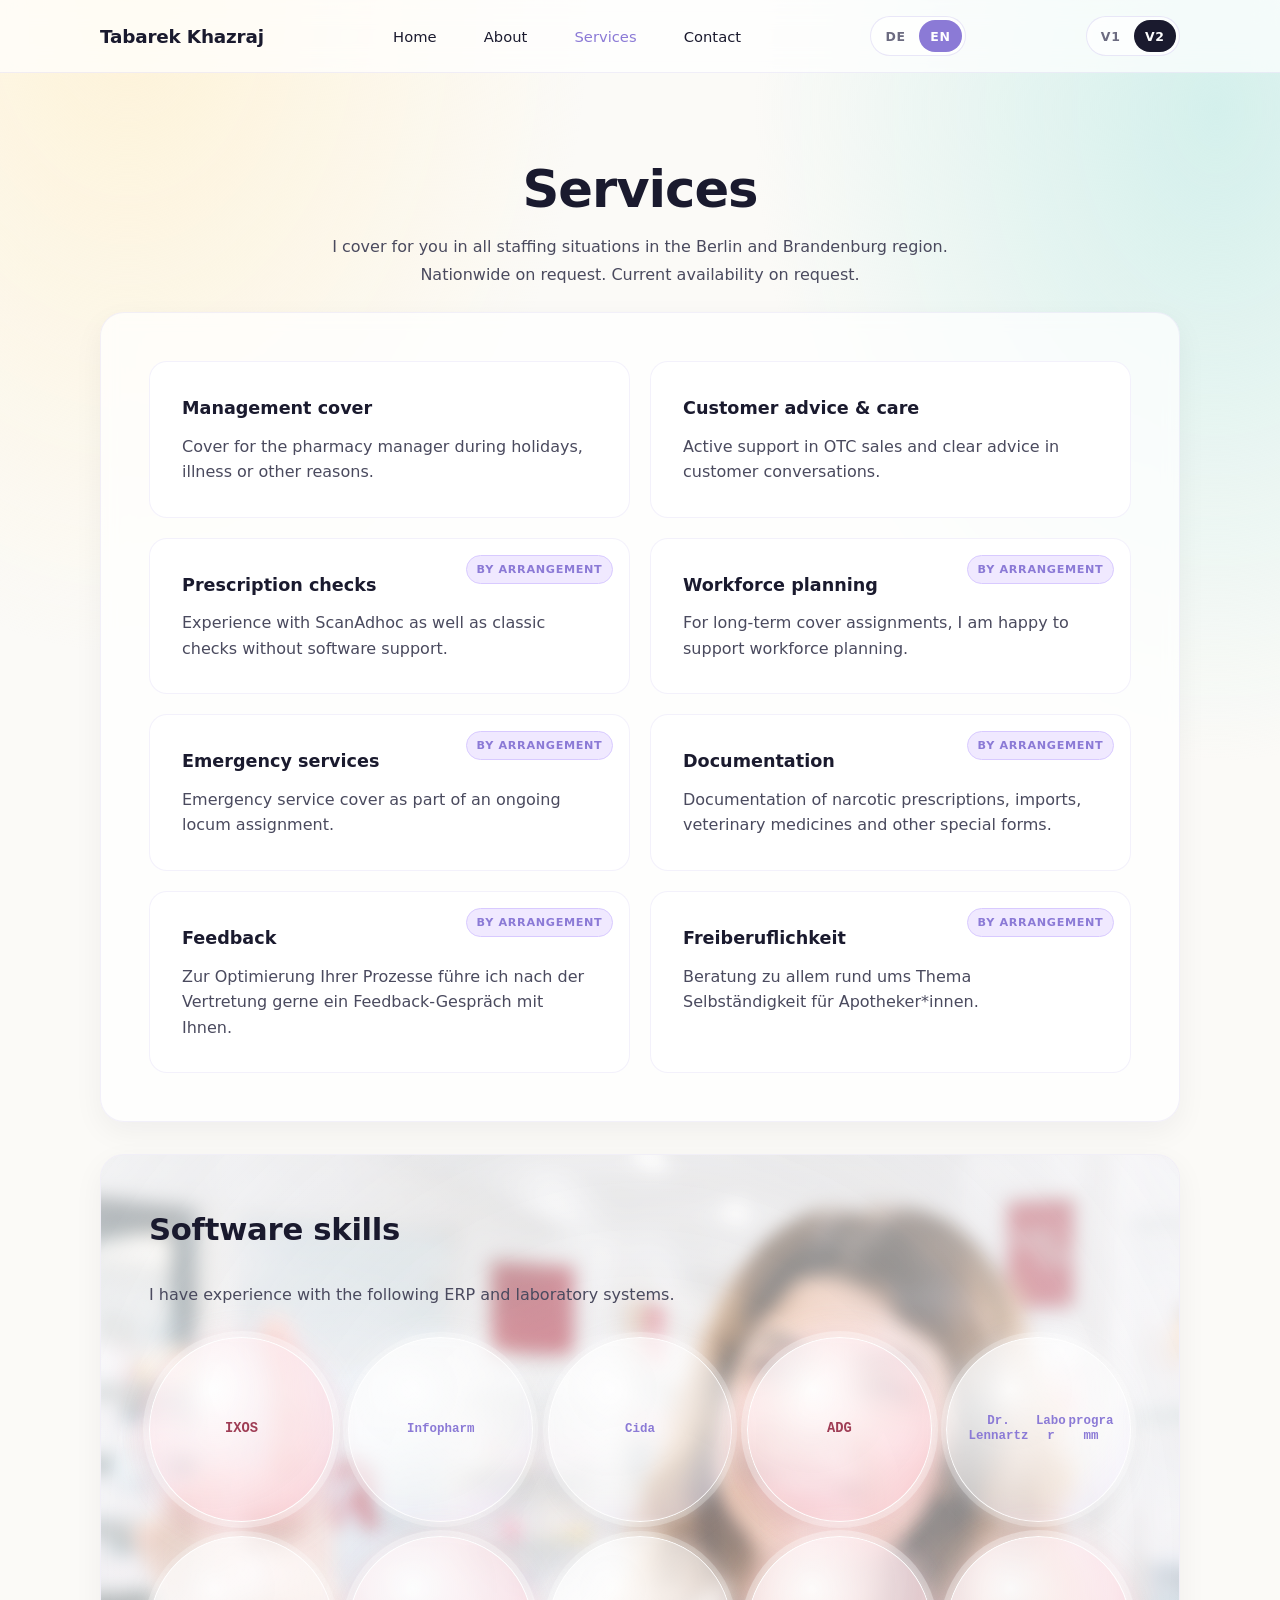
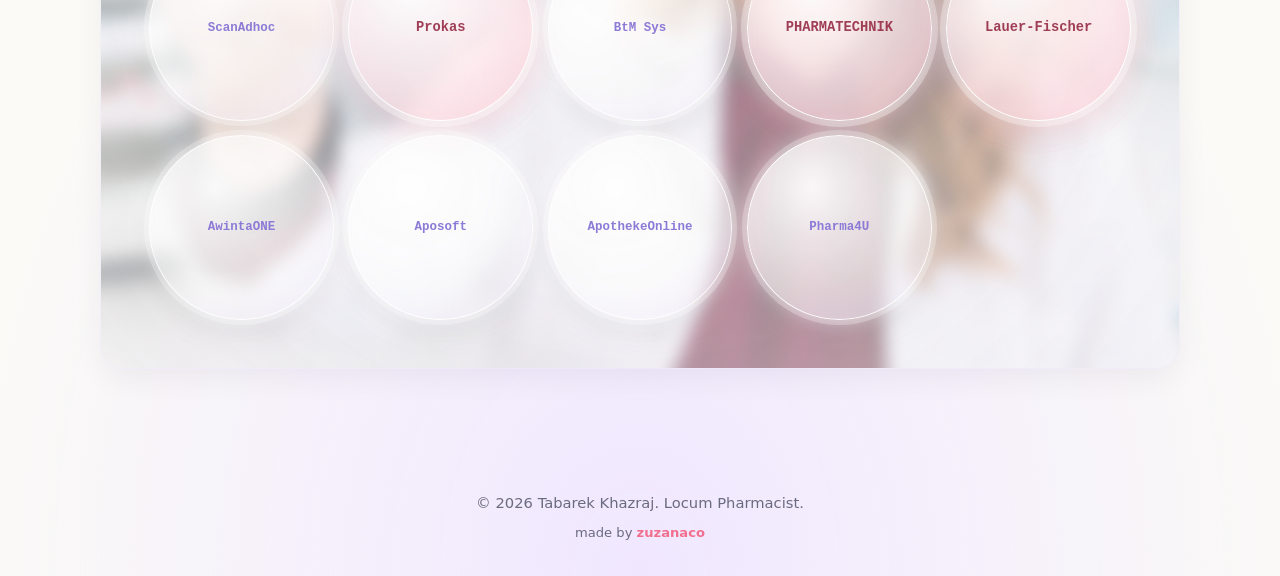
<file: leistungen.v2.html>
<!doctype html>
<html lang="de">
  <head>
    <meta charset="utf-8" />
    <meta name="viewport" content="width=device-width,initial-scale=1" />
    <meta
      name="description"
      content="Leistungen von Tabarek Khazraj — Apothekenvertretung, Kundenbetreuung, Rezeptkontrolle und mehr."
    />
    <title>Leistungen — Tabarek Khazraj</title>
    <link rel="stylesheet" href="style-alt.css?v=20260714-section-animation" />
  </head>
  <body data-page="Services">
    <header class="top-nav">
      <div class="container top-nav__inner">
        <a class="top-nav__brand" href="index.v2.html">Tabarek Khazraj</a>
        <nav class="top-nav__links" aria-label="Hauptnavigation" data-i18n-attr="aria-label:nav.mainAria">
          <a href="index.v2.html" data-nav="home" data-i18n="nav.home">Home</a>
          <a href="about.v2.html" data-nav="about" data-i18n="nav.about">Über mich</a>
          <a href="leistungen.v2.html" data-nav="services" aria-current="page" data-i18n="nav.services">Leistungen</a>
          <a href="kontakt.v2.html" data-nav="contact" data-i18n="nav.contact">Kontakt</a>
        </nav>
        <div class="lang-switch" role="group" aria-label="Sprache" data-i18n-attr="aria-label:lang.switchAria">
          <button type="button" data-lang="de" aria-pressed="true" data-i18n="lang.de">DE</button>
          <button type="button" data-lang="en" aria-pressed="false" data-i18n="lang.en">EN</button>
        </div>
        <div class="design-switch" role="group" aria-label="Design">
          <a href="leistungen.html" class="design-switch__btn">V1</a>
          <button type="button" data-design="v2" aria-pressed="true" disabled>V2</button>
        </div>
      </div>
    </header>

    <main>
      <section class="container page-header">
        <h1 data-i18n="services.title">Leistungen</h1>
        <!-- TODO: region ggf. anpassen (z. B. an Tabareks tatsächlichen Einsatzgebiet) -->
        <p class="intro-text" data-i18n="services.intro">
          Ich vertrete Sie bei allen personellen Umständen im Raum Berlin und
          Brandenburg. Auf Anfrage auch gerne bundesweit. Aktuelle
          Verfügbarkeiten gerne auf Anfrage.
        </p>
      </section>

      <section class="container section" id="leistungen">
        <div class="service-grid">
          <article class="service-card">
            <h3 data-i18n="services.s1Title">Chefvertretung</h3>
            <p data-i18n="services.s1Body">Vertretung der Apothekenleitung bei Urlaub, Krankheit oder aus sonstigen Gründen.</p>
          </article>
          <article class="service-card">
            <h3 data-i18n="services.s2Title">Kundenbetreuung</h3>
            <p data-i18n="services.s2Body">Aktive Mitarbeit im Handverkauf.</p>
          </article>
          <article class="service-card">
            <span class="service-card__badge" data-i18n="services.badge">Nach Vereinbarung</span>
            <h3 data-i18n="services.s3Title">Rezeptkontrolle</h3>
            <p data-i18n="services.s3Body">Erfahrung mit ScanAdhoc und ALG-Online und auch klassisch ohne Hilfe einer Software.</p>
          </article>
          <article class="service-card">
            <span class="service-card__badge" data-i18n="services.badge">Nach Vereinbarung</span>
            <h3 data-i18n="services.s4Title">Dienstplan</h3>
            <p data-i18n="services.s4Body">Wenn gewünscht und bei längerer Vertretung.</p>
          </article>
          <article class="service-card">
            <span class="service-card__badge" data-i18n="services.badge">Nach Vereinbarung</span>
            <h3 data-i18n="services.s5Title">Notdienst</h3>
            <p data-i18n="services.s5Body">Auf Anfrage auch bundesweit.</p>
          </article>
          <article class="service-card">
            <span class="service-card__badge" data-i18n="services.badge">Nach Vereinbarung</span>
            <h3 data-i18n="services.s6Title">Dokumentation</h3>
            <p data-i18n="services.s6Body">Dokumentationspflichtige Arzneimittel wie BtM, Importe usw.</p>
          </article>
          <article class="service-card">
            <span class="service-card__badge" data-i18n="services.badge">Nach Vereinbarung</span>
            <h3 data-i18n="services.s7Title">Feedback</h3>
            <p data-i18n="services.s7Body">Zur Optimierung Ihrer Prozesse führe ich nach der Vertretung gerne ein Feedback-Gespräch mit Ihnen.</p>
          </article>
          <article class="service-card">
            <span class="service-card__badge" data-i18n="services.badge">Nach Vereinbarung</span>
            <h3 data-i18n="services.s8Title">Freiberuflichkeit</h3>
            <p data-i18n="services.s8Body">Beratung zu allem rund ums Thema Selbständigkeit für Apotheker*innen.</p>
          </article>
        </div>
      </section>

      <section class="container section" id="software-skills">
        <h2 data-i18n="software.title">Software Skills</h2>
        <p class="intro-text" data-i18n="software.intro">
          Mit diesen Warenwirtschafts- und Laborprogrammen habe ich bereits
          Erfahrung gesammelt.
        </p>
        <ul class="software-grid" data-software-list>
          <li class="software-card software-card--cv">IXOS</li>
          <li class="software-card">Infopharm</li>
          <li class="software-card">Cida</li>
          <li class="software-card software-card--cv">ADG</li>
          <li class="software-card">Dr. Lennartz Laborprogramm</li>
          <li class="software-card">ScanAdhoc</li>
          <li class="software-card software-card--cv">Prokas</li>
          <li class="software-card">BtM Sys</li>
          <li class="software-card">PHARMATECHNIK</li>
          <li class="software-card software-card--cv">Lauer-Fischer</li>
          <li class="software-card">AwintaONE</li>
          <li class="software-card">Aposoft</li>
          <li class="software-card">ApothekeOnline</li>
          <li class="software-card">Pharma4U</li>
        </ul>
      </section>
    </main>

    <footer class="footer">
      <div class="container footer-content">
        <p data-i18n="footer.copy">&copy; 2026 Tabarek Khazraj. Vertretungs-Apothekerin.</p>
        <p class="footer-credit">made by <a href="https://zuzanaco.com" target="_blank" rel="noopener">zuzanaco</a></p>
      </div>
    </footer>

    <script src="i18n.js?v=20260714-section-animation"></script>
  </body>
</html>
</file>
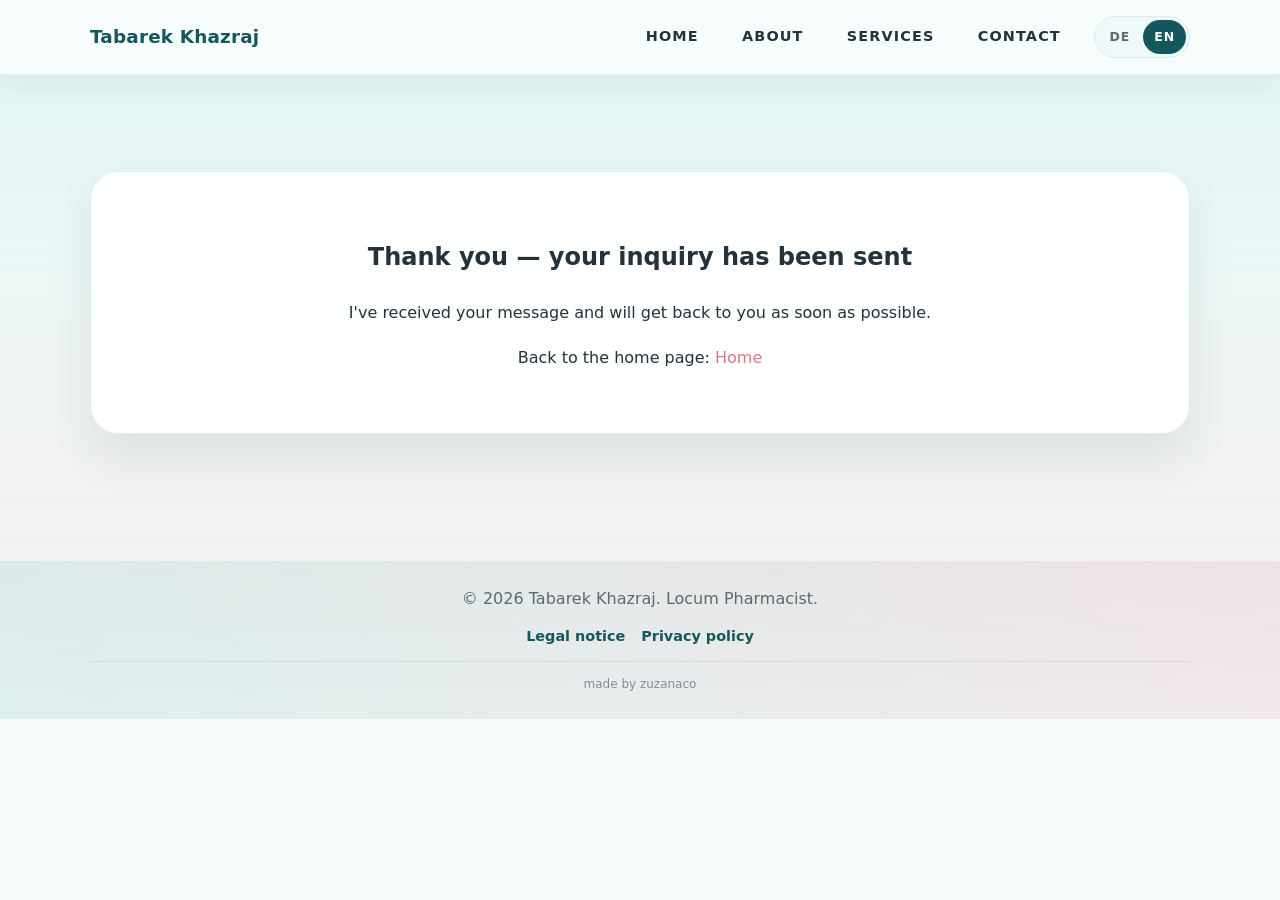
<file: thankyou.html>
<!doctype html>
<html lang="de">
  <head>
    <meta charset="utf-8" />
    <meta name="viewport" content="width=device-width,initial-scale=1" />
    <meta name="robots" content="noindex,follow" />
    <meta
      name="description"
      content="Bestätigung, dass die Anfrage an Tabarek Khazraj gesendet wurde."
    />
    <title>Danke — Anfrage erhalten</title>
    <link rel="canonical" href="https://apothekerin-khazraj.de/thankyou.html" />
    <meta property="og:type" content="website" />
    <meta property="og:locale" content="de_DE" />
    <meta property="og:site_name" content="Tabarek Khazraj" />
    <meta property="og:title" content="Danke — Anfrage erhalten" />
    <meta property="og:description" content="Bestätigung, dass die Anfrage an Tabarek Khazraj gesendet wurde." />
    <meta property="og:url" content="https://apothekerin-khazraj.de/thankyou.html" />
    <meta
      property="og:image"
      content="https://apothekerin-khazraj.de/images/og-image.jpg"
    />
    <meta property="og:image:width" content="1200" />
    <meta property="og:image:height" content="630" />
    <meta
      property="og:image:alt"
      content="Tabarek Khazraj – Vertretungsapothekerin für Berlin und Brandenburg"
    />
    <meta name="twitter:card" content="summary_large_image" />
    <link rel="stylesheet" href="style.css?v=20260715-card-motion" />
  </head>
  <body data-page="Thanks">
    <header class="top-nav">
      <div class="container top-nav__inner">
        <a class="top-nav__brand" href="/">Tabarek Khazraj</a>
        <div class="top-nav__menu">
          <input class="top-nav__toggle" type="checkbox" id="site-menu-toggle" />
          <label class="top-nav__menu-button" for="site-menu-toggle" aria-label="Menu">
            <span></span>
            <span></span>
            <span></span>
          </label>
          <div class="top-nav__menu-panel">
            <nav class="top-nav__links" aria-label="Hauptnavigation" data-i18n-attr="aria-label:nav.mainAria">
              <a href="/" data-nav="home" data-i18n="nav.home">Home</a>
              <a href="about.html" data-nav="about" data-i18n="nav.about">Über mich</a>
              <a href="leistungen.html" data-nav="services" data-i18n="nav.services">Leistungen</a>
              <a href="kontakt.html" data-nav="contact" data-i18n="nav.contact">Kontakt</a>
            </nav>
            <div class="lang-switch" role="group" aria-label="Sprache" data-i18n-attr="aria-label:lang.switchAria">
              <button type="button" data-lang="de" aria-pressed="true" data-i18n="lang.de">DE</button>
              <button type="button" data-lang="en" aria-pressed="false" data-i18n="lang.en">EN</button>
            </div>
          </div>
        </div>
      </div>
    </header>

    <main class="container" style="padding:6rem 0;">
      <section class="about" style="text-align:center;">
        <h1 data-i18n="thankyou.title">Danke — Ihre Anfrage wurde gesendet</h1>
        <p data-i18n="thankyou.body">
          Ich habe Ihre Nachricht erhalten und melde mich so schnell wie möglich bei Ihnen.
        </p>
        <p>
          <span data-i18n="thankyou.back">Zurück zur Startseite:</span>
          <a href="/" data-i18n="thankyou.backLink">Startseite</a>
        </p>
      </section>
    </main>

    <footer class="footer">
      <div class="container footer-content">
        <p data-i18n="footer.copy">&copy; 2026 Tabarek Khazraj. Vertretungs-Apothekerin.</p>
        <p class="footer-credit">made by <a href="https://zuzanaco.com" target="_blank" rel="noopener">zuzanaco</a></p>
        <nav class="footer-links" aria-label="Rechtliches">
          <a href="impressum.html" data-i18n="footer.impressum">Impressum</a>
          <a href="datenschutz.html" data-i18n="footer.privacy">Datenschutz</a>
        </nav>
      </div>
    </footer>

    <script src="i18n.js?v=20260715-site-animation"></script>
  </body>
</html>
</file>
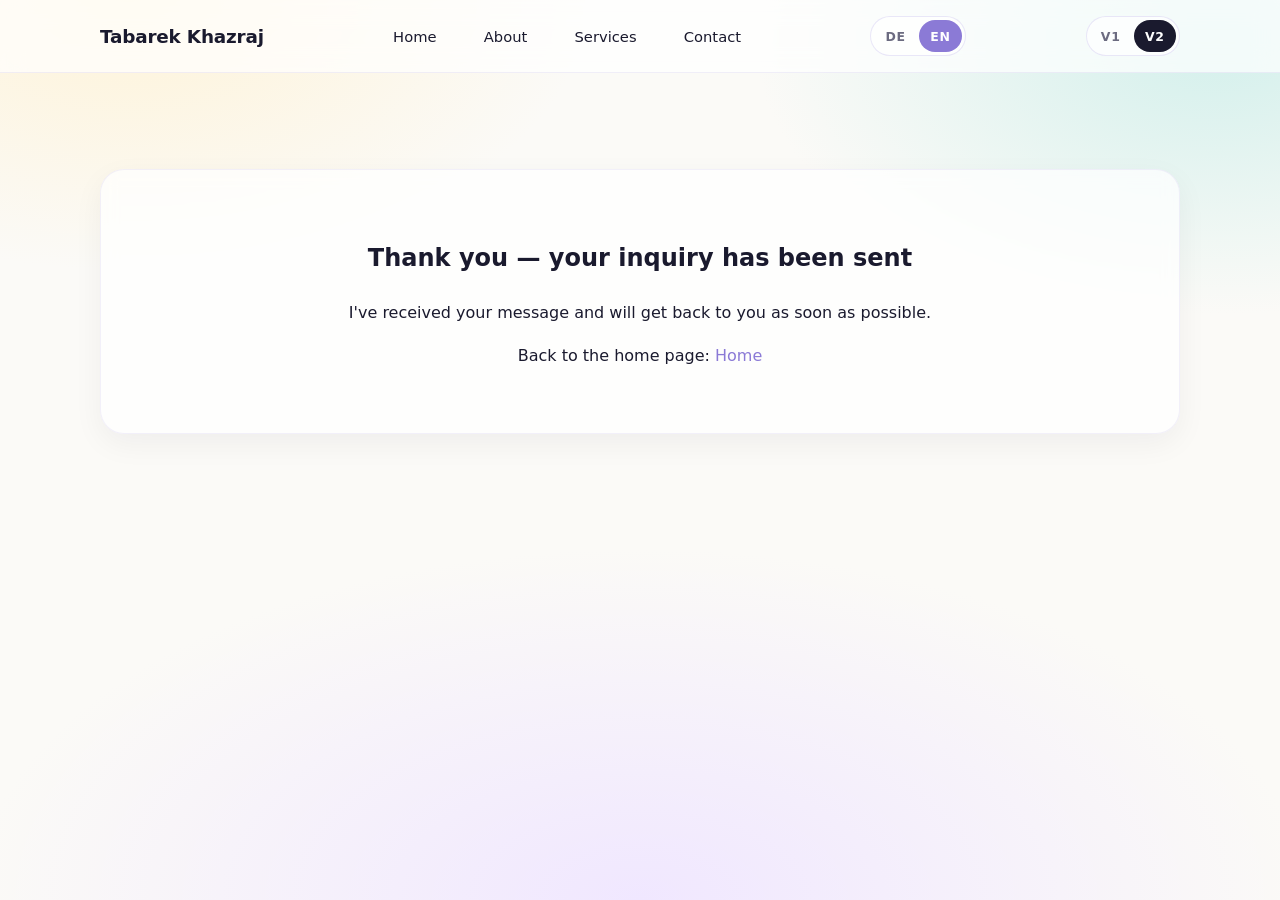
<file: thankyou.v2.html>
<!doctype html>
<html lang="de">
  <head>
    <meta charset="utf-8" />
    <meta name="viewport" content="width=device-width,initial-scale=1" />
    <title>Danke — Anfrage erhalten</title>
    <link rel="stylesheet" href="style-alt.css?v=20260714-section-animation" />
  </head>
  <body data-page="Thanks">
    <header class="top-nav">
      <div class="container top-nav__inner">
        <a class="top-nav__brand" href="index.v2.html">Tabarek Khazraj</a>
        <nav class="top-nav__links" aria-label="Hauptnavigation" data-i18n-attr="aria-label:nav.mainAria">
          <a href="index.v2.html" data-nav="home" data-i18n="nav.home">Home</a>
          <a href="about.v2.html" data-nav="about" data-i18n="nav.about">Über mich</a>
          <a href="leistungen.v2.html" data-nav="services" data-i18n="nav.services">Leistungen</a>
          <a href="kontakt.v2.html" data-nav="contact" data-i18n="nav.contact">Kontakt</a>
        </nav>
        <div class="lang-switch" role="group" aria-label="Sprache" data-i18n-attr="aria-label:lang.switchAria">
          <button type="button" data-lang="de" aria-pressed="true" data-i18n="lang.de">DE</button>
          <button type="button" data-lang="en" aria-pressed="false" data-i18n="lang.en">EN</button>
        </div>
        <div class="design-switch" role="group" aria-label="Design">
          <a href="thankyou.html" class="design-switch__btn">V1</a>
          <button type="button" data-design="v2" aria-pressed="true" disabled>V2</button>
        </div>
      </div>
    </header>

    <main class="container" style="padding:6rem 0;">
      <section class="about" style="text-align:center;">
        <h1 data-i18n="thankyou.title">Danke — Ihre Anfrage wurde gesendet</h1>
        <p data-i18n="thankyou.body">
          Ich habe Ihre Nachricht erhalten und melde mich so schnell wie möglich bei Ihnen.
        </p>
        <p>
          <span data-i18n="thankyou.back">Zurück zur Startseite:</span>
          <a href="index.v2.html" data-i18n="thankyou.backLink">Startseite</a>
        </p>
      </section>
    </main>

    <script src="i18n.js?v=20260714-section-animation"></script>
  </body>
</html>
</file>
<file: style.css>
:root {
  color-scheme: light;
  font-family: "Inter", "Avenir Next", system-ui, -apple-system, BlinkMacSystemFont, "Segoe UI", sans-serif;
  --page-bg: #f5fbfa;
  --surface: #ffffff;
  --surface-soft: #edf8f7;
  --surface-warm: #fff4f5;
  --border: #d9eeee;
  --border-warm: #f1cbd1;
  --text: #24323a;
  --muted: #596a70;
  --primary: #38b8b1;
  --primary-dark: #14575c;
  --accent: #df7584;
  --accent-soft: #f8d6dc;
  --shadow: rgba(36, 50, 58, 0.09);
  background: var(--page-bg);
  color: var(--text);
  accent-color: var(--primary);
}

* {
  box-sizing: border-box;
}

body {
  margin: 0;
  line-height: 1.8;
  background:
    linear-gradient(180deg, rgba(111, 207, 200, 0.16) 0, rgba(111, 207, 200, 0.08) 260px, rgba(223, 117, 132, 0.08) 540px, transparent 760px),
    var(--page-bg);
}

a {
  color: var(--accent);
  text-decoration: none;
}

a:hover {
  text-decoration: underline;
}

.container {
  width: min(1100px, calc(100% - 2rem));
  margin: 0 auto;
}

.section-reveal {
  opacity: 1;
  transform: none;
  transition:
    opacity 0.4s ease,
    transform 0.4s cubic-bezier(0.22, 1, 0.36, 1);
  transition-delay: var(--reveal-delay, 0ms);
  will-change: opacity, transform;
}

.section-reveal--visible {
  opacity: 1;
  transform: translateY(0);
}

@media (prefers-reduced-motion: reduce) {
  .section-reveal {
    opacity: 1;
    transform: none;
    transition: none;
  }
}

.hero {
  background:
    radial-gradient(circle at 28% 43%, rgba(255, 229, 232, 0.24) 0, rgba(255, 229, 232, 0.08) 22%, transparent 43%),
    linear-gradient(135deg, rgba(110, 205, 198, 0.96) 0%, rgba(50, 167, 164, 0.92) 38%, rgba(223, 117, 132, 0.9) 100%);
  color: white;
  padding: 5rem 0 4rem;
  position: relative;
  overflow: hidden;
  min-height: 640px;
}

.hero::before,
.hero::after {
  content: "";
  position: absolute;
  left: -9%;
  right: -9%;
  pointer-events: none;
  z-index: 0;
}

.hero::before {
  top: -35%;
  height: 48%;
  border-radius: 0 0 55% 45% / 0 0 20% 24%;
  background: linear-gradient(145deg, rgba(187, 235, 231, 0.5), rgba(35, 138, 143, 0.38));
  box-shadow: inset 0 -4px 0 rgba(255, 255, 255, 0.28), 0 28px 58px rgba(20, 87, 92, 0.16);
  transform: rotate(-2deg);
}

.hero::after {
  bottom: -40%;
  height: 52%;
  border-radius: 56% 44% 0 0 / 38% 54% 0 0;
  background:
    linear-gradient(170deg, rgba(255, 233, 235, 0.46), rgba(228, 130, 144, 0.58) 45%, rgba(45, 157, 156, 0.58)),
    linear-gradient(90deg, transparent 0 20%, rgba(255, 255, 255, 0.28) 55%, transparent 82%);
  box-shadow: inset 0 4px 0 rgba(255, 255, 255, 0.28), 0 -22px 42px rgba(20, 87, 92, 0.16);
  transform: rotate(-7deg);
}

.hero-content {
  position: relative;
  z-index: 2;
  display: grid;
  gap: 2.5rem;
  align-items: center;
  min-height: calc(640px - 9rem);
  padding-left: 460px;
}

.hero-copy {
  max-width: 640px;
  min-width: 0;
}

.hero .eyebrow {
  text-transform: uppercase;
  letter-spacing: 0.2em;
  color: rgba(255, 255, 255, 0.84);
  margin-bottom: 1rem;
  font-weight: 700;
}

.hero h1 {
  font-size: clamp(3rem, 4vw, 4.5rem);
  margin: 0 0 1rem;
  line-height: 1.05;
  overflow-wrap: anywhere;
  word-break: break-word;
}

.hero .lead {
  font-size: 1.1rem;
  max-width: 56ch;
  margin-bottom: 2rem;
  overflow-wrap: anywhere;
}

.hero-buttons {
  display: flex;
  gap: 1rem;
  flex-wrap: wrap;
}

.button {
  appearance: none;
  border: 0;
  display: inline-flex;
  align-items: center;
  justify-content: center;
  gap: 0.5rem;
  padding: 1rem 1.75rem;
  border-radius: 999px;
  background: var(--primary-dark);
  color: #ffffff;
  font: inherit;
  font-weight: 700;
  cursor: pointer;
  box-shadow: 0 16px 32px rgba(20, 87, 92, 0.16);
  transition: background-color 0.2s ease, border-color 0.2s ease, color 0.2s ease, box-shadow 0.2s ease, transform 0.2s ease;
}

.button:hover,
.button:focus-visible {
  background: var(--accent);
  color: #ffffff;
  text-decoration: none;
  box-shadow: 0 18px 36px rgba(223, 117, 132, 0.28);
  transform: translateY(-1px);
}

.button-alt {
  background: rgba(255, 255, 255, 0.15);
  color: #ffffff;
  border: 1px solid rgba(255, 255, 255, 0.22);
}

.button-alt:hover,
.button-alt:focus-visible {
  background: var(--accent);
  border-color: rgba(255, 255, 255, 0.5);
  color: #ffffff;
}

main {
  padding: 3rem 0 4rem;
}

.section,
.about {
  background: rgba(255, 255, 255, 0.92);
  border: 1px solid rgba(217, 238, 238, 0.9);
  border-radius: 28px;
  padding: 2.75rem;
  margin-bottom: 2rem;
  box-shadow: 0 22px 45px var(--shadow);
}

.section h2,
.about h2 {
  margin-top: 0;
  text-align: left;
}

.intro-text {
  max-width: 68ch;
  color: var(--muted);
  margin-bottom: 1.8rem;
}

.intro-text__location {
  display: block;
  margin-top: 0.45rem;
  color: var(--primary-dark);
  font-weight: 600;
}

.grid {
  display: grid;
  gap: 1.5rem;
  grid-template-columns: repeat(auto-fit, minmax(220px, 1fr));
}

article {
  padding: 1.75rem;
  border-radius: 22px;
  background: var(--surface);
  border: 1px solid var(--border);
}

article h3 {
  margin-top: 0;
  margin-bottom: 0.8rem;
  color: var(--primary-dark);
}

.regions {
  display: grid;
  gap: 1.5rem;
  grid-template-columns: repeat(auto-fit, minmax(260px, 1fr));
}

ul {
  padding-left: 1.25rem;
  margin: 0.8rem 0 0;
  color: var(--muted);
}

li {
  margin-bottom: 0.65rem;
}

.contact-grid {
  display: grid;
  gap: 1rem;
  grid-template-columns: repeat(auto-fit, minmax(210px, 1fr));
  margin-top: 1.5rem;
}

.contact-grid div {
  padding: 1.4rem;
  border-radius: 18px;
  background: var(--surface-warm);
  border: 1px solid var(--border-warm);
}

.contact-grid strong {
  display: block;
  margin-bottom: 0.6rem;
  color: var(--primary-dark);
}

.contact-cards {
  display: grid;
  gap: 1.5rem;
  grid-template-columns: minmax(0, 1.1fr) minmax(0, 0.9fr);
  margin-top: 1.8rem;
  align-items: start;
}

.contact-card {
  display: flex;
  flex-direction: column;
  padding: 2rem;
  border-radius: 24px;
  background: var(--surface);
  border: 1px solid var(--border);
}

.contact-card h2 {
  margin: 0 0 0.5rem;
  color: var(--primary-dark);
  font-size: 1.4rem;
  letter-spacing: -0.01em;
}

.contact-card__lead {
  margin: 0 0 1.25rem;
  color: var(--muted);
  font-size: 0.95rem;
  line-height: 1.5;
}

.contact-card--email {
  align-self: start;
  justify-content: flex-start;
  padding: 0;
  background: transparent;
  border: 0;
}

.contact-card--email h2 {
  margin-bottom: 1rem;
}

.contact-side {
  display: flex;
  flex-direction: column;
  gap: 1rem;
}

.contact-detail {
  display: grid;
  grid-template-columns: auto minmax(0, 1fr) auto;
  align-items: center;
  gap: 0.9rem;
  margin-top: 1rem;
  padding: 1rem 1.2rem;
  border-radius: 20px;
  background: rgba(237, 248, 247, 0.88);
  border: 1px solid rgba(111, 207, 200, 0.45);
}

.contact-detail__icon {
  display: inline-flex;
  align-items: center;
  justify-content: center;
  width: 3rem;
  height: 3rem;
  border-radius: 50%;
  color: var(--primary-dark);
  background: rgba(237, 248, 247, 0.8);
  border: 1px solid rgba(111, 207, 200, 0.65);
  flex: 0 0 auto;
}

.contact-detail__icon svg {
  width: 1.4rem;
  height: 1.4rem;
}

.contact-detail__content {
  min-width: 0;
  flex: 1;
}

.contact-detail .contact-card__lead {
  margin: 0 0 0.1rem;
  color: var(--muted);
  font-size: 0.85rem;
  line-height: 1.3;
}

.contact-copy__value {
  display: block;
  min-width: 0;
  font-weight: 700;
  color: var(--primary-dark);
  word-break: break-all;
  text-decoration: none;
  font-size: 1rem;
  line-height: 1.25;
  letter-spacing: 0.02em;
}

.contact-copy__value:hover {
  color: var(--accent);
  text-decoration: none;
}

.copy-btn {
  display: inline-flex;
  align-items: center;
  justify-content: center;
  gap: 0.4rem;
  min-width: 5rem;
  padding: 0.65rem 1rem;
  border: 0;
  border-radius: 14px;
  background: var(--primary-dark);
  color: #ffffff;
  font: inherit;
  font-size: 0.88rem;
  font-weight: 700;
  cursor: pointer;
  transition: background 0.15s ease, transform 0.15s ease;
  flex-shrink: 0;
}

.copy-btn:hover {
  background: var(--accent);
}

.copy-btn:active {
  transform: scale(0.96);
}

.copy-btn svg {
  width: 16px;
  height: 16px;
}

.copy-btn__label {
  white-space: nowrap;
}

.copy-feedback {
  margin: 0.75rem 0 0;
  color: var(--accent);
  font-size: 0.88rem;
  font-weight: 600;
  opacity: 0;
  transition: opacity 0.2s ease;
  min-height: 1.2em;
}

.copy-feedback--show {
  opacity: 1;
}

.contact-form {
  display: grid;
  gap: 1rem;
}

.contact-card .contact-form {
  background: transparent;
  border: 0;
  padding: 0;
}

.form-status {
  min-height: 1.35em;
  margin: 0;
  color: #a43d52;
  font-size: 0.88rem;
  font-weight: 600;
  line-height: 1.4;
}

.form-success-dialog {
  position: relative;
  width: min(440px, calc(100% - 2rem));
  padding: 2.25rem;
  border: 1px solid rgba(111, 207, 200, 0.55);
  border-radius: 20px;
  background: rgba(255, 255, 255, 0.98);
  box-shadow: 0 28px 70px rgba(20, 87, 92, 0.28);
  color: var(--text);
  text-align: center;
  animation: form-success-pop 0.28s cubic-bezier(0.22, 1, 0.36, 1);
}

.form-success-dialog::backdrop {
  background: rgba(10, 45, 48, 0.5);
  backdrop-filter: blur(3px);
}

.form-success-dialog h2 {
  margin: 0 0 0.75rem;
  color: var(--primary-dark);
  font-size: 1.65rem;
}

.form-success-dialog p {
  margin: 0;
  color: var(--muted);
  line-height: 1.6;
}

.form-success-dialog__close {
  position: absolute;
  top: 0.75rem;
  right: 0.75rem;
  display: inline-flex;
  align-items: center;
  justify-content: center;
  width: 2.5rem;
  height: 2.5rem;
  padding: 0;
  border: 0;
  border-radius: 50%;
  background: var(--surface-soft);
  color: var(--primary-dark);
  font: inherit;
  font-size: 1.5rem;
  line-height: 1;
  cursor: pointer;
  transition: background 0.18s ease, color 0.18s ease;
}

.form-success-dialog__close:hover {
  background: var(--primary-dark);
  color: #ffffff;
}

@keyframes form-success-pop {
  from {
    opacity: 0;
    transform: scale(0.96) translateY(8px);
  }
  to {
    opacity: 1;
    transform: scale(1) translateY(0);
  }
}

@media (prefers-reduced-motion: reduce) {
  .form-success-dialog {
    animation: none;
  }
}

.form-row {
  display: grid;
  gap: 0.5rem;
}

.form-row-split {
  display: grid;
  gap: 1rem;
  grid-template-columns: repeat(2, minmax(0, 1fr));
}

label,
legend {
  font-weight: 700;
  color: var(--primary-dark);
  font-size: 0.92rem;
}

input,
textarea {
  width: 100%;
  padding: 0.95rem 1rem;
  border: 1px solid var(--border);
  border-radius: 14px;
  font: inherit;
  color: var(--text);
  background: var(--surface);
}

input:focus,
textarea:focus {
  outline: none;
  border-color: var(--accent);
  box-shadow: 0 0 0 4px rgba(223, 117, 132, 0.15);
}

textarea {
  min-height: 160px;
  resize: vertical;
}

.form-fieldset {
  display: grid;
  gap: 0.65rem;
  padding: 0;
  margin: 0;
  border: 0;
  background: none;
}

.form-fieldset legend {
  margin-bottom: 0.5rem;
}

.radio-label {
  display: flex;
  align-items: center;
  justify-content: flex-start;
  gap: 0.7rem;
  width: 100%;
  padding: 0.75rem 0.9rem;
  border: 1px solid var(--border);
  border-radius: 14px;
  background: var(--surface);
  font-weight: 600;
  text-align: left;
  cursor: pointer;
}

.radio-label input {
  width: auto;
  flex: 0 0 auto;
  margin: 0;
  accent-color: var(--primary);
}

.radio-label:has(input:checked) {
  border-color: var(--primary);
  background: var(--surface-soft);
}

.form-note {
  margin: 0;
  color: var(--muted);
  font-size: 0.98rem;
}

@media (max-width: 900px) {
  .contact-layout {
    grid-template-columns: 1fr;
  }
}

.footer {
  padding: 1.5rem 0;
  background: linear-gradient(135deg, rgba(111, 207, 200, 0.18), rgba(223, 117, 132, 0.12));
}

/* Counters section is V2-only; hide it in V1 so the markup
   can stay shared. */
.counters {
  display: none;
}

.footer-content {
  display: flex;
  flex-direction: column;
  gap: 0.65rem;
  justify-content: center;
  align-items: center;
  text-align: center;
  color: var(--muted);
}

.footer-content p {
  margin: 0;
}

.footer-credit {
  order: 3;
  width: 100%;
  margin-top: 0.25rem;
  padding-top: 0.75rem;
  border-top: 1px solid rgba(89, 106, 112, 0.2);
  color: inherit;
  font-size: 0.75rem;
  opacity: 0.72;
}

.footer-credit a {
  color: inherit;
  font-weight: inherit;
}

.footer-links {
  display: inline-flex;
  gap: 1rem;
  flex-wrap: wrap;
  justify-content: center;
  font-size: 0.9rem;
}

.footer-links a {
  color: var(--primary-dark);
  font-weight: 700;
}

.legal-section {
  display: grid;
  gap: 1.6rem;
}

.legal-section h2 {
  margin: 0;
  color: var(--primary-dark);
  font-size: 1.35rem;
}

.legal-section h3 {
  margin: 0 0 0.35rem;
  color: var(--primary-dark);
  font-size: 1.05rem;
}

.legal-section p,
.legal-section li {
  color: var(--muted);
}

.legal-section p {
  margin: 0.35rem 0 0;
}

.legal-section ul {
  margin-top: 0.5rem;
}

.legal-updated {
  color: var(--muted);
  font-size: 0.95rem;
}

@media (max-width: 640px) {
  .hero {
    padding: 3.5rem 0 3rem;
  }

  .form-row-split {
    grid-template-columns: 1fr;
  }

  .contact-cards > .contact-card:first-child h2,
  .contact-cards > .contact-card:first-child label {
    text-align: center;
  }

  .button {
    width: 100%;
    text-align: center;
  }

  .hero h1 {
    font-size: 1.55rem;
    max-width: calc(100vw - 2rem);
  }

  .hero-buttons .button {
    max-width: 100%;
    white-space: normal;
  }

  .contact-detail {
    grid-template-columns: auto minmax(0, 1fr);
    padding: 1rem;
    border-radius: 18px;
  }

  .contact-detail .copy-btn {
    grid-column: 2;
    justify-self: start;
    min-width: 5rem;
  }

  .contact-detail__icon {
    width: 3rem;
    height: 3rem;
  }

  .contact-detail__icon svg {
    width: 1.4rem;
    height: 1.4rem;
  }
}

.top-nav {
  background: rgba(255, 255, 255, 0.72);
  border-bottom: 1px solid rgba(217, 238, 238, 0.7);
  position: sticky;
  top: 0;
  z-index: 10;
  box-shadow: 0 8px 24px rgba(36, 50, 58, 0.06);
  backdrop-filter: blur(18px);
  -webkit-backdrop-filter: blur(18px);
}

.top-nav__inner {
  display: flex;
  align-items: center;
  justify-content: space-between;
  padding: 1rem 0;
  gap: 1.5rem;
}

.top-nav__brand {
  font-weight: 800;
  color: var(--primary-dark);
  font-size: 1.15rem;
  letter-spacing: 0.01em;
}

.top-nav__brand:hover {
  text-decoration: none;
  color: var(--accent);
}

.top-nav__links {
  display: flex;
  gap: 1.5rem;
  flex-wrap: wrap;
}

.top-nav__links a {
  color: var(--text);
  font-weight: 600;
  text-transform: uppercase;
  font-size: 0.9rem;
  letter-spacing: 0.08em;
  padding: 0.4rem 0.6rem;
  border-radius: 10px;
}

.top-nav__links a:hover {
  text-decoration: none;
  color: var(--accent);
}

.top-nav__links a[aria-current="page"] {
  color: var(--primary-dark);
  background: rgba(111, 207, 200, 0.16);
}

.top-nav__menu {
  display: flex;
  align-items: center;
}

.top-nav__toggle {
  position: absolute;
  inline-size: 1px;
  block-size: 1px;
  opacity: 0;
  pointer-events: none;
}

.top-nav__menu-button {
  display: none;
}

.top-nav__menu-panel {
  display: flex;
  align-items: center;
  gap: 1.5rem;
}

.page-header {
  padding: 3rem 0 1rem;
}

body[data-page="About"] .page-header {
  padding-bottom: 0.35rem;
}

body[data-page="About"] main {
  padding-top: 1.25rem;
}

.page-header h1 {
  font-size: clamp(2.4rem, 3.4vw, 3.4rem);
  color: var(--primary-dark);
  margin: 0 0 1rem;
  line-height: 1.1;
}

.page-header .intro-text {
  margin-bottom: 0;
}

.reviews-carousel {
  position: relative;
  margin-top: 1.5rem;
}

.testimonials-grid {
  display: grid;
  grid-auto-flow: column;
  grid-auto-columns: calc((100% - 3rem) / 3);
  gap: 1.5rem;
  overflow-x: auto;
  overscroll-behavior-inline: contain;
  scroll-behavior: smooth;
  scroll-snap-type: inline mandatory;
  scrollbar-width: none;
}

.testimonials-grid::-webkit-scrollbar {
  display: none;
}

.review-arrow {
  position: absolute;
  top: 50%;
  z-index: 5;
  display: inline-flex;
  align-items: center;
  justify-content: center;
  width: 2.75rem;
  height: 2.75rem;
  padding: 0;
  border: 0;
  border-radius: 50%;
  background: var(--primary-dark);
  box-shadow: 0 8px 22px rgba(20, 87, 92, 0.2);
  color: #ffffff;
  font: inherit;
  font-size: 1.25rem;
  line-height: 1;
  cursor: pointer;
  translate: 0 -50%;
  transition: background 0.18s ease, opacity 0.18s ease, scale 0.18s ease;
}

.review-arrow--previous {
  left: -1.4rem;
}

.review-arrow--next {
  right: -1.4rem;
}

.review-arrow:hover:not(:disabled) {
  background: var(--accent);
  scale: 1.06;
}

.review-arrow:disabled {
  cursor: default;
  opacity: 0.32;
}

.review-arrow[hidden] {
  display: none;
}

.testimonial-card {
  padding: 1.75rem;
  border-radius: 22px;
  background: var(--surface);
  border: 1px solid var(--border);
  display: flex;
  flex-direction: column;
  align-items: center;
  text-align: center;
  gap: 0.6rem;
  scroll-snap-align: start;
}

@media (max-width: 900px) {
  .testimonials-grid {
    grid-auto-columns: calc((100% - 1.5rem) / 2);
  }
}

@media (max-width: 640px) {
  .testimonials-grid {
    grid-auto-columns: 100%;
  }
}

.testimonial-avatar {
  width: 72px;
  height: 72px;
  border-radius: 50%;
  background: linear-gradient(135deg, var(--primary) 0%, var(--accent) 100%);
  color: #ffffff;
  display: flex;
  flex-direction: column;
  align-items: center;
  justify-content: center;
  font-weight: 800;
  font-size: 1.1rem;
  letter-spacing: 0.05em;
  margin-bottom: 0.4rem;
}

.testimonial-meta {
  margin: 0;
  font-size: 1.05rem;
  color: var(--primary-dark);
}

.testimonial-role {
  margin: 0;
  color: var(--accent);
  font-weight: 600;
  font-size: 0.9rem;
  text-transform: uppercase;
  letter-spacing: 0.08em;
}

.testimonial-quote {
  margin: 0.4rem 0 0;
  color: var(--muted);
  font-style: italic;
}

.why-hire {
  text-align: center;
}

.why-hire p {
  max-width: 68ch;
  color: var(--muted);
  margin-bottom: 1.2rem;
}

.why-hire .why-grid,
.why-hire .why-card {
  text-align: left;
}

.why-hire .button {
  display: block;
  margin: 1.5rem auto 0;
}

.service-grid {
  display: grid;
  gap: 1.25rem;
  grid-template-columns: repeat(auto-fit, minmax(240px, 1fr));
}

.experience-list {
  display: grid;
  grid-template-columns: minmax(0, 1fr);
  gap: 0.8rem;
  width: 100%;
  margin: 0;
  padding: 0;
  list-style: none;
}

.experience-list li {
  display: flex;
  align-items: center;
  min-height: 4rem;
  margin: 0;
  padding: 0.9rem 1.25rem;
  border: 1px solid var(--border);
  border-radius: 16px;
  background: var(--surface-soft);
  color: var(--primary-dark);
  font-size: 1rem;
  font-weight: 400;
  line-height: 1.45;
}

.experience-list--highlights {
  margin-bottom: 0;
}

.experience-list li.experience-list__expanded {
  display: block;
  padding-bottom: 1.35rem;
}

.experience-list__heading {
  display: block;
  margin-bottom: 1.2rem;
}

.experience-list--highlights > li:first-child,
.experience-list__heading {
  color: var(--primary-dark);
  font-weight: 700;
}

.experience-cascade {
  display: grid;
  gap: 1rem;
  width: auto;
  max-width: 62rem;
  margin-left: clamp(0.35rem, 2vw, 1.8rem);
  color: var(--primary-dark);
}

.experience-cascade__branch,
.experience-cascade__details {
  display: grid;
  gap: 0.9rem;
  padding-left: clamp(1rem, 3vw, 2.4rem);
  border-left: 2px solid var(--border);
}

.experience-cascade__details {
  margin-top: 0.2rem;
  border-left-color: color-mix(in srgb, var(--accent) 45%, var(--border));
}

.experience-cascade__item {
  margin: 0;
  padding: 0.2rem 0;
  color: var(--muted);
  font-size: 1rem;
  font-weight: 400;
  line-height: 1.55;
}

.experience-cascade__item strong {
  color: var(--primary-dark);
  font-weight: 700;
}

.experience-cascade__item--primary {
  color: var(--primary-dark);
  font-size: 1.05rem;
}

@media (max-width: 640px) {
  .experience-cascade {
    margin-left: 0.35rem;
  }

  .experience-cascade__branch,
  .experience-cascade__details {
    padding-left: 1rem;
  }
}

.stagger-item {
  opacity: 0;
  translate: 0 32px;
  scale: 0.97;
  transition:
    opacity 0.58s ease,
    translate 0.76s cubic-bezier(0.22, 1, 0.36, 1),
    scale 0.76s cubic-bezier(0.22, 1, 0.36, 1),
    filter 0.24s ease;
  transition-delay: var(--item-reveal-delay, 0ms);
  will-change: opacity, translate, scale;
}

.stagger-group--visible .stagger-item {
  opacity: 1;
  translate: 0 0;
  scale: 1;
}

@keyframes content-card-wiggle {
  0%,
  100% {
    rotate: 0deg;
  }
  30% {
    rotate: -0.35deg;
  }
  65% {
    rotate: 0.35deg;
  }
}

@media (hover: hover) and (pointer: fine) {
  :is(
    .grid > article,
    .service-card,
    .why-card,
    .testimonial-card,
    .language-list > li,
    .experience-list > li,
    .contact-grid > div,
    .contact-detail
  ):hover {
    animation: content-card-wiggle 260ms ease-in-out;
  }
}

@media (prefers-reduced-motion: reduce) {
  .stagger-item {
    opacity: 1;
    translate: none;
    scale: none;
    transition: none;
  }

  :is(
    .grid > article,
    .service-card,
    .why-card,
    .testimonial-card,
    .language-list > li,
    .experience-list > li,
    .contact-grid > div,
    .contact-detail
  ):hover {
    animation: none;
  }
}

.service-card {
  position: relative;
  overflow: hidden;
  padding: 1.5rem 1.5rem 1.6rem;
  border-radius: 18px;
  background: var(--surface);
  border: 1px solid rgba(223, 117, 132, 0.24);
  padding-top: 1.5rem;
}

.service-card::before {
  content: "";
  position: absolute;
  top: 0;
  left: 0;
  right: 0;
  height: 4px;
  background: linear-gradient(90deg, var(--primary), var(--accent));
}

.service-card h3 {
  margin: 0 0 0.5rem;
  color: var(--primary-dark);
  font-size: 1.1rem;
}

.service-card p {
  margin: 0;
  color: var(--muted);
}

.why-grid {
  display: grid;
  gap: 1.25rem;
  grid-template-columns: repeat(auto-fit, minmax(220px, 1fr));
  margin-top: 1.5rem;
}

.why-card {
  padding: 1.5rem 1.6rem;
  border-radius: 16px;
  background: var(--surface-soft);
  border: 1px solid var(--border);
}

.why-card h3 {
  margin: 0 0 0.5rem;
  color: var(--primary-dark);
  font-size: 1.05rem;
}

.why-card p {
  margin: 0;
  color: var(--muted);
  font-size: 0.95rem;
  line-height: 1.55;
}

.service-card__badge {
  position: absolute;
  top: 0.9rem;
  right: 0.9rem;
  font-size: 0.7rem;
  font-weight: 700;
  text-transform: uppercase;
  letter-spacing: 0.08em;
  color: var(--accent);
  background: var(--surface-warm);
  border: 1px solid var(--border-warm);
  padding: 0.25rem 0.55rem;
  border-radius: 999px;
}

#software-skills {
  position: relative;
  overflow: hidden;
  isolation: isolate;
  background: rgba(255, 255, 255, 0.48);
  padding: 2rem 2.25rem 1.25rem;
}

#software-skills h2 {
  margin-bottom: 0;
}

#software-skills::before {
  content: "";
  position: absolute;
  inset: -2rem;
  z-index: 0;
  background: url("images/software.png") center / cover no-repeat;
  filter: blur(8px) saturate(1.05);
  opacity: 0.72;
  transform: scale(1.05);
  pointer-events: none;
}

#software-skills::after {
  content: "";
  position: absolute;
  inset: 0;
  z-index: 0;
  background:
    linear-gradient(135deg, rgba(20, 87, 92, 0.24), rgba(56, 184, 177, 0.17)),
    radial-gradient(circle at 50% 48%, rgba(255, 255, 255, 0.08), rgba(255, 255, 255, 0.28) 58%, rgba(255, 255, 255, 0.48) 100%),
    linear-gradient(135deg, rgba(237, 248, 247, 0.12), rgba(255, 235, 239, 0.1));
  pointer-events: none;
}

#software-skills > * {
  position: relative;
  z-index: 1;
}

.software-grid {
  --software-center-y: 50%;
  list-style: none;
  padding: 0;
  margin: -0.5rem auto -0.5rem;
  position: relative;
  width: min(700px, 100%);
  aspect-ratio: 1;
  isolation: isolate;
}

.software-grid::before,
.software-grid::after {
  content: "";
  position: absolute;
  left: 50%;
  top: var(--software-center-y);
  border-radius: 50%;
  transform: translate(-50%, -50%);
  pointer-events: none;
}

.software-grid::before {
  content: none;
}

.software-grid::after {
  content: "Rx";
  width: 4.75rem;
  aspect-ratio: 1;
  z-index: 6;
  display: flex;
  align-items: center;
  justify-content: center;
  background: linear-gradient(145deg, #ffd6df 0%, #f5a9ba 100%);
  border: 1px solid rgba(255, 255, 255, 0.96);
  box-shadow:
    0 0 30px rgba(255, 234, 238, 0.88),
    0 18px 38px rgba(159, 61, 85, 0.18),
    inset 0 0 0 1px rgba(255, 255, 255, 0.72);
  color: #9f3d55;
  font-family: "JetBrains Mono", "SFMono-Regular", Menlo, Consolas, monospace;
  font-size: 1.2rem;
  font-weight: 800;
  letter-spacing: 0;
}

.software-card {
  --bubble-size: clamp(4.1rem, 6vw, 4.75rem);
  position: absolute;
  left: var(--software-left, 50%);
  top: var(--software-top, var(--software-center-y));
  display: flex;
  flex-direction: column;
  align-items: center;
  justify-content: center;
  width: var(--bubble-size);
  aspect-ratio: 1;
  padding: 0.55rem;
  border-radius: 50%;
  background: radial-gradient(circle at 35% 28%, rgba(255, 255, 255, 0.94), rgba(255, 255, 255, 0.58) 58%, rgba(237, 248, 247, 0.48));
  border: 1px solid rgba(255, 255, 255, 0.9);
  font-family: "JetBrains Mono", "SFMono-Regular", Menlo, Consolas, monospace;
  font-size: 0.65rem;
  line-height: 1.18;
  color: var(--primary-dark);
  text-align: center;
  overflow-wrap: normal;
  word-break: normal;
  hyphens: manual;
  overflow: visible;
  margin: 0;
  box-shadow:
    0 0 0 5px rgba(255, 255, 255, 0.26),
    0 0 26px rgba(255, 255, 255, 0.7),
    0 16px 36px rgba(20, 87, 92, 0.12),
    inset 0 0 0 1px rgba(56, 184, 177, 0.12);
  transform: translate(-50%, -50%);
  z-index: 3;
  backdrop-filter: blur(4px);
  -webkit-backdrop-filter: blur(4px);
}

.software-card span {
  display: block;
}

@media (hover: hover) and (pointer: fine) {
  .software-card:hover {
    scale: 1.045;
    filter: brightness(1.03) drop-shadow(0 10px 12px rgba(20, 87, 92, 0.16));
    z-index: 10;
  }
}

@media (prefers-reduced-motion: reduce) {
  .software-card:hover {
    scale: 1;
    filter: none;
  }
}

.software-card--cv,
.software-card--pink {
  --bubble-size: clamp(5.9rem, 8.5vw, 6.8rem);
  background: radial-gradient(circle at 35% 28%, rgba(255, 255, 255, 0.95), rgba(255, 232, 237, 0.78) 54%, rgba(248, 196, 207, 0.68));
  border-color: rgba(255, 255, 255, 0.96);
  color: #9f3d55;
  box-shadow:
    0 0 0 6px rgba(255, 255, 255, 0.32),
    0 0 34px rgba(255, 234, 238, 0.9),
    0 20px 46px rgba(159, 61, 85, 0.2),
    inset 0 0 0 1px rgba(255, 255, 255, 0.78);
  font-size: 0.74rem;
  font-weight: 700;
  z-index: 5;
}

.software-card--cv {
  --radius: 300px;
}

.software-card::before {
  content: none;
}

.software-lines {
  position: absolute;
  inset: 0;
  z-index: 2;
  width: 100%;
  height: 100%;
  overflow: visible;
  pointer-events: none;
}

.software-lines line {
  stroke: rgba(159, 61, 85, 0.34);
  stroke-width: 1;
  stroke-linecap: round;
  filter: drop-shadow(0 0 5px rgba(255, 255, 255, 0.75));
}

.software-lines circle {
  fill: none;
  stroke: rgba(223, 117, 132, 0.46);
  stroke-width: 1;
  stroke-dasharray: 2 5;
  vector-effect: non-scaling-stroke;
}

.software-card:nth-of-type(1) {
  --software-left: 50%;
  --software-top: 11%;
}

.software-card:nth-of-type(2) {
  --software-left: 50%;
  --software-top: 27%;
}

.software-card:nth-of-type(3) {
  --software-left: 66%;
  --software-top: 34%;
}

.software-card:nth-of-type(4) {
  --software-left: 84%;
  --software-top: 30.5%;
}

.software-card:nth-of-type(5) {
  --software-left: 73%;
  --software-top: 50%;
}

.software-card:nth-of-type(6) {
  --software-left: 66%;
  --software-top: 66%;
}

.software-card:nth-of-type(7) {
  --software-left: 50%;
  --software-top: 89%;
}

.software-card:nth-of-type(8) {
  --software-left: 50%;
  --software-top: 73%;
}

.software-card:nth-of-type(9) {
  --software-left: 84%;
  --software-top: 69.5%;
}

.software-card:nth-of-type(10) {
  --software-left: 16%;
  --software-top: 30.5%;
}

.software-card:nth-of-type(11) {
  --software-left: 16%;
  --software-top: 69.5%;
}

.software-card:nth-of-type(12) {
  --software-left: 34%;
  --software-top: 66%;
}

.software-card:nth-of-type(13) {
  --software-left: 27%;
  --software-top: 50%;
}

.software-card:nth-of-type(14) {
  --software-left: 34%;
  --software-top: 34%;
}

@media (max-width: 760px) {
  #software-skills {
    padding: 1.5rem 1rem 1rem;
  }

  #software-skills::before {
    opacity: 0.58;
    filter: blur(10px) saturate(1);
  }

  .software-grid {
    display: grid;
    grid-template-columns: repeat(2, minmax(0, 1fr));
    gap: 0.8rem;
    width: 100%;
    min-height: 0;
    aspect-ratio: auto;
    margin: 0.75rem auto 0;
  }

  .software-grid::before,
  .software-grid::after {
    display: none;
  }

  .software-lines {
    display: none;
  }

  .software-card {
    position: relative;
    left: auto;
    top: auto;
    width: var(--bubble-size);
    max-width: 100%;
    justify-self: center;
    padding: 0.85rem 0.7rem;
    transform: none;
  }

  .software-card::before {
    display: none;
  }

  .top-nav__inner {
    position: relative;
    gap: 1rem;
    padding: 0.85rem 0;
  }

  .top-nav__brand {
    font-size: 1.05rem;
  }

  .top-nav__menu {
    margin-left: auto;
  }

  .top-nav__menu-button {
    display: inline-flex;
    width: 44px;
    height: 44px;
    align-items: center;
    justify-content: center;
    flex-direction: column;
    gap: 5px;
    border: 1px solid var(--border);
    border-radius: 999px;
    background: #ffffff;
    cursor: pointer;
  }

  .top-nav__menu-button span {
    display: block;
    width: 18px;
    height: 2px;
    border-radius: 999px;
    background: var(--primary-dark);
    transition: transform 0.2s ease, opacity 0.2s ease;
  }

  .top-nav__toggle:focus-visible + .top-nav__menu-button {
    outline: 3px solid rgba(223, 117, 132, 0.35);
    outline-offset: 3px;
  }

  .top-nav__toggle:checked + .top-nav__menu-button span:nth-child(1) {
    transform: translateY(7px) rotate(45deg);
  }

  .top-nav__toggle:checked + .top-nav__menu-button span:nth-child(2) {
    opacity: 0;
  }

  .top-nav__toggle:checked + .top-nav__menu-button span:nth-child(3) {
    transform: translateY(-7px) rotate(-45deg);
  }

  .top-nav__menu-panel {
    display: none;
    position: absolute;
    top: calc(100% + 0.35rem);
    left: 0;
    right: 0;
    z-index: 20;
    gap: 0.9rem;
    padding: 1rem;
    border: 1px solid rgba(165, 203, 203, 0.95);
    border-radius: 16px;
    background: #ffffff;
    box-shadow: 0 20px 42px rgba(36, 50, 58, 0.2);
  }

  .top-nav__toggle:checked ~ .top-nav__menu-panel {
    display: grid;
  }

  .top-nav__links {
    width: 100%;
    flex-direction: column;
    gap: 0.35rem;
  }

  .top-nav__links a {
    width: 100%;
    padding: 0.65rem 0.75rem;
    text-align: left;
  }

  .top-nav__menu-panel .lang-switch {
    justify-self: start;
  }
}

.lang-switch {
  display: inline-flex;
  background: rgba(237, 248, 247, 0.8);
  border: 1px solid var(--border);
  border-radius: 999px;
  padding: 3px;
  gap: 2px;
}

.lang-switch button {
  appearance: none;
  background: transparent;
  border: 0;
  font: inherit;
  font-size: 0.78rem;
  font-weight: 700;
  letter-spacing: 0.06em;
  color: var(--muted);
  padding: 0.35rem 0.7rem;
  border-radius: 999px;
  cursor: pointer;
}

.lang-switch button:hover {
  color: var(--accent);
}

.lang-switch button[aria-pressed="true"] {
  background: var(--primary-dark);
  color: #ffffff;
}

.lang-switch button[aria-pressed="true"]:hover {
  color: #ffffff;
}

.design-switch {
  display: inline-flex;
  background: rgba(237, 248, 247, 0.8);
  border: 1px solid var(--border);
  border-radius: 999px;
  padding: 3px;
  gap: 2px;
}

.design-switch button,
.design-switch__btn {
  appearance: none;
  background: transparent;
  border: 0;
  font: inherit;
  font-size: 0.78rem;
  font-weight: 700;
  letter-spacing: 0.06em;
  color: var(--muted);
  padding: 0.35rem 0.7rem;
  border-radius: 999px;
  cursor: pointer;
  text-decoration: none;
}

.design-switch button:hover,
.design-switch__btn:hover {
  color: var(--accent);
  text-decoration: none;
}

.design-switch button[aria-pressed="true"],
.design-switch button:disabled {
  background: var(--primary-dark);
  color: #ffffff;
  cursor: default;
}

.design-switch button[aria-pressed="true"]:hover,
.design-switch button:disabled:hover {
  color: #ffffff;
}

.image-slot {
  background: var(--surface-soft);
  border-radius: 22px;
  overflow: hidden;
  margin: 0;
  position: relative;
  display: flex;
  align-items: center;
  justify-content: center;
}

.image-slot img {
  display: block;
  width: 100%;
  height: 100%;
  object-fit: cover;
  position: relative;
  z-index: 1;
}

.image-slot--hero {
  position: absolute;
  top: 0;
  bottom: 0;
  left: 0;
  width: 440px;
  border-radius: 0 100% 100% 0;
  margin: 0;
  border: 0;
  box-shadow: none;
  overflow: hidden;
  z-index: 1;
}

@media (max-width: 1020px) {
  .contact-cards {
    grid-template-columns: 1fr;
  }

  .contact-side,
  .contact-card--email {
    width: 100%;
  }

  .contact-card--email {
    align-self: stretch;
  }

  .hero {
    min-height: 0;
    padding-top: clamp(15rem, 60vw, 19.5rem);
  }

  .hero::before,
  .hero::after {
    display: none;
  }

  .image-slot--hero {
    position: absolute;
    top: 0;
    right: 0;
    left: auto;
    bottom: auto;
    width: clamp(17rem, 76vw, 28rem);
    max-width: 28rem;
    height: clamp(13rem, 52vw, 20rem);
    margin: 0;
    border-radius: 0 0 0 100% / 0 0 0 100%;
    transform: none;
  }

  .image-slot--hero img {
    object-position: center 26%;
    transform: scale(1.12);
    transform-origin: 100% 26%;
  }

  .hero-content {
    min-height: 0;
    padding-left: 0;
  }
}

.image-slot--workstation {
  aspect-ratio: 4 / 5;
  border-radius: 24px;
  border: 1px solid var(--border);
  margin-top: 0;
  width: 100%;
  justify-self: stretch;
  align-self: start;
}

.image-slot__caption {
  position: absolute;
  bottom: 0.75rem;
  left: 0.75rem;
  right: 0.75rem;
  background: rgba(20, 87, 92, 0.78);
  color: #ffffff;
  padding: 0.4rem 0.7rem;
  border-radius: 10px;
  font-size: 0.82rem;
  text-align: center;
  margin: 0;
  z-index: 2;
}

.profile-layout {
  display: grid;
  gap: 2rem;
  grid-template-columns: minmax(0, 320px) 1fr;
  align-items: start;
  margin-top: 1.5rem;
}

body[data-page="About"] #profil {
  display: grid;
  gap: clamp(1.75rem, 4vw, 3rem);
  grid-template-columns: minmax(0, 1fr);
  align-items: start;
}

.image-slot--profile-original {
  width: 90%;
  max-width: none;
  aspect-ratio: 4 / 3;
  margin: 1.75rem auto;
  display: block;
}

.image-slot--profile-original img {
  width: 100%;
  height: auto;
  object-fit: contain;
  object-position: center;
}

.profile-text p {
  max-width: 68ch;
  color: var(--muted);
  margin-bottom: 1rem;
}

body[data-page="About"] #profil .profile-text p {
  max-width: none;
}


.language-list {
  list-style: none;
  padding: 0;
  margin: 1.5rem 0 0;
  display: grid;
  gap: 0.8rem;
  width: 100%;
}

.language-list li {
  display: flex;
  align-items: center;
  justify-content: center;
  min-height: 4rem;
  padding: 0.85rem 1.25rem;
  border-radius: 16px;
  background: var(--surface-soft);
  border: 1px solid var(--border);
  font-weight: 800;
  color: var(--primary-dark);
  margin: 0;
  font-size: 1.15rem;
  letter-spacing: 0.02em;
  text-align: center;
}

@media (max-width: 760px) {
  .profile-layout {
    grid-template-columns: 1fr;
  }

  body[data-page="About"] #profil {
    grid-template-columns: 1fr;
  }

  .image-slot--workstation {
    width: 100%;
    justify-self: stretch;
    margin-top: 1rem;
  }

  .image-slot--profile-original {
    aspect-ratio: 4 / 3;
    margin: 1.5rem auto;
  }

  .image-slot--profile-original img {
    object-position: center top;
  }

  .image-slot--hero img {
    object-position: center 38%;
  }
}
</file>
<file: style-alt.css>
/* =============================================================
   style-alt.css — Design Vorschlag 2 (Sophia-style layout)
   Layout and colors inspired by the Sophia template:
   - soft pastel gradient background (cream / teal / lavender)
   - lavender accent
   - white cards with subtle borders, generous spacing
   - organic blob shapes for the hero portrait
   ============================================================= */

:root {
  color-scheme: light;
  font-family: "Inter", "Avenir Next", system-ui, -apple-system, BlinkMacSystemFont, "Segoe UI", sans-serif;
  background: #fbfaf7;
  color: #1a1a2e;
  accent-color: #8b7ad6;
}

* {
  box-sizing: border-box;
}

body {
  margin: 0;
  line-height: 1.7;
  color: #1a1a2e;
  background:
    radial-gradient(ellipse 60% 50% at 10% 0%, #fef3d8 0%, transparent 60%),
    radial-gradient(ellipse 60% 50% at 95% 5%, #d4f0ec 0%, transparent 60%),
    radial-gradient(ellipse 80% 60% at 50% 100%, #f0e7ff 0%, transparent 65%),
    #fbfaf7;
  min-height: 100vh;
}

a {
  color: #8b7ad6;
  text-decoration: none;
  transition: color 0.15s ease;
}

a:hover {
  color: #6b5ab6;
  text-decoration: none;
}

.container {
  width: min(1080px, calc(100% - 2rem));
  margin: 0 auto;
}

.section-reveal {
  opacity: 0;
  transform: translateY(42px);
  transition:
    opacity 0.72s ease,
    transform 0.72s cubic-bezier(0.22, 1, 0.36, 1);
  transition-delay: var(--reveal-delay, 0ms);
  will-change: opacity, transform;
}

.section-reveal--visible {
  opacity: 1;
  transform: translateY(0);
}

@media (prefers-reduced-motion: reduce) {
  .section-reveal {
    opacity: 1;
    transform: none;
    transition: none;
  }
}

/* ---------- Top nav ---------- */

.top-nav {
  background: rgba(255, 255, 255, 0.7);
  backdrop-filter: blur(12px);
  -webkit-backdrop-filter: blur(12px);
  border-bottom: 1px solid rgba(139, 122, 214, 0.12);
  position: sticky;
  top: 0;
  z-index: 10;
}

.top-nav__inner {
  display: flex;
  align-items: center;
  justify-content: space-between;
  padding: 1rem 0;
  gap: 1.5rem;
}

.top-nav__brand {
  font-weight: 800;
  color: #1a1a2e;
  font-size: 1.15rem;
  letter-spacing: -0.01em;
}

.top-nav__brand:hover {
  color: #8b7ad6;
}

.top-nav__links {
  display: flex;
  gap: 1.75rem;
  flex-wrap: wrap;
}

.top-nav__links a {
  color: #1a1a2e;
  font-weight: 500;
  font-size: 0.92rem;
  padding: 0.4rem 0.6rem;
  border-radius: 8px;
  transition: color 0.15s ease, background 0.15s ease;
}

.top-nav__links a:hover {
  color: #8b7ad6;
  background: rgba(139, 122, 214, 0.06);
}

.top-nav__links a[aria-current="page"] {
  color: #8b7ad6;
}

/* ---------- Hero ---------- */

/* V2 layout: 2-column body with all text (eyebrow + h1 + lead
   + button) on the left and the soft blob portrait on the
   right. */

.hero {
  position: static;
  overflow: visible;
  min-height: 0;
  padding: 4rem 0 5rem;
  display: block;
}

.hero-body {
  display: grid;
  grid-template-columns: 1fr 1fr;
  align-items: stretch;
  gap: 3rem;
}

.hero-copy {
  max-width: 520px;
  align-self: center;
}

.hero .eyebrow {
  text-transform: none;
  letter-spacing: 0;
  color: #8b7ad6;
  margin-bottom: 1rem;
  font-weight: 600;
  font-size: 1.15rem;
}

.hero h1 {
  font-size: clamp(2.6rem, 4.4vw, 4rem);
  margin: 0 0 1.25rem;
  line-height: 1.05;
  letter-spacing: -0.02em;
  font-weight: 800;
  color: #1a1a2e;
}

.hero .lead {
  font-size: 1.05rem;
  max-width: 52ch;
  margin-bottom: 2rem;
  color: #4a4a5e;
  line-height: 1.65;
}

.hero-buttons {
  display: flex;
  gap: 0.75rem;
  flex-wrap: wrap;
}

/* ---------- Buttons ---------- */

.button {
  display: inline-flex;
  align-items: center;
  justify-content: center;
  gap: 0.5rem;
  padding: 0.9rem 1.6rem;
  border-radius: 12px;
  background: #8b7ad6;
  color: #ffffff;
  font-weight: 600;
  font-size: 0.95rem;
  box-shadow: 0 8px 20px rgba(139, 122, 214, 0.25);
  transition: transform 0.15s ease, box-shadow 0.15s ease, background 0.15s ease;
}

.button:hover {
  background: #6b5ab6;
  color: #ffffff;
  transform: translateY(-1px);
  box-shadow: 0 12px 24px rgba(139, 122, 214, 0.32);
}

.button-alt {
  background: transparent;
  color: #1a1a2e;
  border: 1.5px solid rgba(26, 26, 46, 0.2);
  box-shadow: none;
}

.button-alt:hover {
  background: rgba(26, 26, 46, 0.04);
  color: #1a1a2e;
  border-color: rgba(26, 26, 46, 0.4);
  box-shadow: none;
}

/* ---------- Section cards (Sofia-style) ---------- */

main {
  padding: 2rem 0 4rem;
}

.section,
.about {
  background: rgba(255, 255, 255, 0.72);
  backdrop-filter: blur(8px);
  -webkit-backdrop-filter: blur(8px);
  border-radius: 24px;
  padding: 3rem;
  margin-bottom: 2rem;
  border: 1px solid rgba(139, 122, 214, 0.1);
  box-shadow: 0 10px 30px rgba(26, 26, 46, 0.05);
}

.section h2,
.about h2 {
  margin-top: 0;
  font-size: clamp(1.6rem, 2.4vw, 2.1rem);
  letter-spacing: -0.01em;
  font-weight: 800;
  color: #1a1a2e;
}

.intro-text {
  max-width: 68ch;
  color: #4a4a5e;
  margin-bottom: 1.8rem;
  line-height: 1.7;
}

.grid {
  display: grid;
  gap: 1.25rem;
  grid-template-columns: repeat(auto-fit, minmax(220px, 1fr));
}

article {
  padding: 1.75rem;
  border-radius: 18px;
  background: #ffffff;
  border: 1px solid rgba(139, 122, 214, 0.1);
  transition: transform 0.15s ease, box-shadow 0.15s ease;
}

article:hover {
  transform: translateY(-2px);
  box-shadow: 0 12px 24px rgba(26, 26, 46, 0.08);
}

article h3 {
  margin-top: 0;
  margin-bottom: 0.6rem;
  color: #1a1a2e;
  font-size: 1.1rem;
}

article p {
  margin: 0;
  color: #4a4a5e;
}

/* ---------- Page header (inner pages) ---------- */

.page-header {
  padding: 3.5rem 0 1.5rem;
  text-align: center;
}

.page-header h1 {
  font-size: clamp(2.4rem, 4vw, 3.4rem);
  color: #1a1a2e;
  margin: 0 0 1rem;
  line-height: 1.1;
  letter-spacing: -0.02em;
  font-weight: 800;
}

.page-header .intro-text {
  margin: 0 auto;
  text-align: center;
}

/* ---------- Services grid ---------- */

.regions {
  display: grid;
  gap: 1.5rem;
  grid-template-columns: repeat(auto-fit, minmax(260px, 1fr));
}

ul {
  padding-left: 1.25rem;
  margin: 0.8rem 0 0;
  color: #4a4a5e;
}

li {
  margin-bottom: 0.65rem;
}

/* ---------- Service cards (leistungen) ---------- */

.service-grid {
  display: grid;
  gap: 1.25rem;
  grid-template-columns: repeat(2, minmax(0, 1fr));
}

.service-card {
  position: relative;
  padding: 2rem;
  border-radius: 18px;
  background: #ffffff;
  border: 1px solid rgba(139, 122, 214, 0.1);
  transition: transform 0.15s ease, box-shadow 0.15s ease;
}

.service-card:hover {
  transform: translateY(-2px);
  box-shadow: 0 12px 24px rgba(26, 26, 46, 0.08);
}

.service-card h3 {
  margin: 0 0 0.6rem;
  color: #1a1a2e;
  font-size: 1.1rem;
}

.service-card p {
  margin: 0;
  color: #4a4a5e;
  line-height: 1.6;
}

.why-grid {
  display: grid;
  gap: 1.25rem;
  grid-template-columns: repeat(auto-fit, minmax(220px, 1fr));
  margin-top: 1.5rem;
}

.why-card {
  padding: 1.5rem 1.6rem;
  border-radius: 18px;
  background: #ffffff;
  border: 1px solid rgba(139, 122, 214, 0.12);
  transition: transform 0.15s ease, box-shadow 0.15s ease;
}

.why-card:hover {
  transform: translateY(-2px);
  box-shadow: 0 12px 24px rgba(26, 26, 46, 0.06);
}

.why-card h3 {
  margin: 0 0 0.5rem;
  color: #1a1a2e;
  font-size: 1.05rem;
}

.why-card p {
  margin: 0;
  color: #4a4a5e;
  font-size: 0.95rem;
  line-height: 1.6;
}

.service-card__badge {
  position: absolute;
  top: 1rem;
  right: 1rem;
  font-size: 0.7rem;
  font-weight: 600;
  text-transform: uppercase;
  letter-spacing: 0.06em;
  color: #8b7ad6;
  background: #f0e9ff;
  border: 1px solid #d8caff;
  padding: 0.25rem 0.6rem;
  border-radius: 999px;
}

/* ---------- Software grid ---------- */

#software-skills {
  position: relative;
  overflow: hidden;
  isolation: isolate;
  background: rgba(255, 255, 255, 0.46);
}

#software-skills::before {
  content: "";
  position: absolute;
  inset: -2rem;
  z-index: 0;
  background: url("images/software.png") center / cover no-repeat;
  filter: blur(8px) saturate(1.05);
  opacity: 0.68;
  transform: scale(1.05);
  pointer-events: none;
}

#software-skills::after {
  content: "";
  position: absolute;
  inset: 0;
  z-index: 0;
  background:
    radial-gradient(circle at 50% 48%, rgba(255, 255, 255, 0.08), rgba(255, 255, 255, 0.28) 58%, rgba(255, 255, 255, 0.46) 100%),
    linear-gradient(135deg, rgba(248, 252, 255, 0.1), rgba(255, 235, 239, 0.1));
  pointer-events: none;
}

#software-skills > * {
  position: relative;
  z-index: 1;
}

.software-grid {
  list-style: none;
  padding: 0;
  margin: 1.5rem 0 0;
  display: grid;
  gap: 0.9rem;
  grid-template-columns: repeat(auto-fit, minmax(160px, 1fr));
}

.software-lines {
  display: none;
}

.software-card {
  aspect-ratio: 1;
  display: flex;
  align-items: center;
  justify-content: center;
  padding: 0.9rem;
  border-radius: 50%;
  background: radial-gradient(circle at 35% 28%, rgba(255, 255, 255, 0.94), rgba(255, 255, 255, 0.62) 58%, rgba(240, 231, 255, 0.52));
  border: 1px solid rgba(255, 255, 255, 0.9);
  font-family: "JetBrains Mono", "SFMono-Regular", Menlo, Consolas, monospace;
  font-size: 0.78rem;
  line-height: 1.18;
  color: #8b7ad6;
  text-align: center;
  overflow-wrap: anywhere;
  margin: 0;
  font-weight: 600;
  box-shadow:
    0 0 0 5px rgba(255, 255, 255, 0.25),
    0 0 26px rgba(255, 255, 255, 0.68),
    0 14px 30px rgba(26, 26, 46, 0.08);
  backdrop-filter: blur(4px);
  -webkit-backdrop-filter: blur(4px);
}

.software-card--cv {
  padding: 1rem;
  background: radial-gradient(circle at 35% 28%, rgba(255, 255, 255, 0.95), rgba(255, 232, 237, 0.78) 54%, rgba(248, 196, 207, 0.68));
  border-color: rgba(255, 255, 255, 0.96);
  color: #9f3d55;
  box-shadow:
    0 0 0 6px rgba(255, 255, 255, 0.32),
    0 0 34px rgba(255, 234, 238, 0.9),
    0 16px 34px rgba(159, 61, 85, 0.18);
  font-size: 0.86rem;
}

/* ---------- Testimonials ---------- */

.testimonials-grid {
  display: grid;
  gap: 1.5rem;
  grid-template-columns: repeat(auto-fit, minmax(260px, 1fr));
  margin-top: 1.5rem;
}

.testimonial-card {
  padding: 2rem 1.75rem;
  border-radius: 20px;
  background: #ffffff;
  border: 1px solid rgba(139, 122, 214, 0.1);
  display: flex;
  flex-direction: column;
  align-items: center;
  text-align: center;
  gap: 0.6rem;
}

.testimonial-avatar {
  width: 72px;
  height: 72px;
  border-radius: 50%;
  background: linear-gradient(135deg, #d4c5ff 0%, #e9d5ff 100%);
  color: #ffffff;
  display: flex;
  align-items: center;
  justify-content: center;
  font-weight: 800;
  font-size: 1.1rem;
  margin-bottom: 0.4rem;
}

.testimonial-meta {
  margin: 0;
  font-size: 1.05rem;
  color: #1a1a2e;
}

.testimonial-role {
  margin: 0;
  color: #8b7ad6;
  font-weight: 600;
  font-size: 0.85rem;
  text-transform: uppercase;
  letter-spacing: 0.06em;
}

.testimonial-quote {
  margin: 0.4rem 0 0;
  color: #4a4a5e;
  font-style: italic;
  line-height: 1.6;
}

/* ---------- Why-hire (Weshalb) ---------- */

.why-hire {
  text-align: center;
}

.why-hire p {
  max-width: 68ch;
  color: #4a4a5e;
  margin-bottom: 1.2rem;
  line-height: 1.7;
}

.why-hire .why-grid,
.why-hire .why-card {
  text-align: left;
}

.why-hire .button {
  display: block;
  margin: 1.5rem auto 0;
}

/* ---------- Contact ---------- */

.contact-cards {
  display: grid;
  gap: 1.5rem;
  grid-template-columns: 1.4fr 1fr;
  margin-top: 1.8rem;
  align-items: start;
}

.contact-card {
  display: flex;
  flex-direction: column;
  padding: 2rem;
  border-radius: 20px;
  background: #ffffff;
  border: 1px solid rgba(139, 122, 214, 0.1);
}

.contact-card h2 {
  margin: 0 0 0.5rem;
  color: #1a1a2e;
  font-size: 1.4rem;
  letter-spacing: -0.01em;
}

.contact-card__lead {
  margin: 0 0 1.25rem;
  color: #4a4a5e;
  font-size: 0.95rem;
  line-height: 1.55;
}

.contact-card--email {
  align-self: start;
  justify-content: flex-start;
}

.contact-side {
  display: flex;
  flex-direction: column;
  gap: 1rem;
}

.contact-card__image {
  display: block;
  width: 100%;
  aspect-ratio: 4 / 3;
  border-radius: 18px;
  object-fit: cover;
  object-position: center top;
}

.email-copy {
  display: flex;
  align-items: center;
  gap: 0.5rem;
  padding: 0.85rem 1rem;
  border-radius: 14px;
  background: #fbfaf7;
  border: 1px solid rgba(139, 122, 214, 0.12);
}

.email-address {
  flex: 1;
  font-weight: 600;
  color: #1a1a2e;
  word-break: break-all;
  text-decoration: none;
  font-size: 0.95rem;
}

.email-address:hover {
  color: #8b7ad6;
  text-decoration: none;
}

.copy-btn {
  display: inline-flex;
  align-items: center;
  gap: 0.4rem;
  padding: 0.5rem 0.75rem;
  border: 0;
  border-radius: 10px;
  background: #8b7ad6;
  color: #ffffff;
  font: inherit;
  font-size: 0.82rem;
  font-weight: 600;
  cursor: pointer;
  transition: background 0.15s ease, transform 0.15s ease;
  flex-shrink: 0;
}

.copy-btn:hover {
  background: #6b5ab6;
}

.copy-btn:active {
  transform: scale(0.96);
}

.copy-btn svg {
  width: 16px;
  height: 16px;
}

.copy-btn__label {
  white-space: nowrap;
}

.copy-feedback {
  margin: 0.75rem 0 0;
  color: #6b5ab6;
  font-size: 0.88rem;
  font-weight: 600;
  opacity: 0;
  transition: opacity 0.2s ease;
  min-height: 1.2em;
}

.copy-feedback--show {
  opacity: 1;
}

.contact-form {
  display: grid;
  gap: 1rem;
}

.contact-card .contact-form {
  background: transparent;
  border: 0;
  padding: 0;
}

.form-row {
  display: grid;
  gap: 0.5rem;
}

.form-row-split {
  display: grid;
  gap: 1rem;
  grid-template-columns: repeat(2, minmax(0, 1fr));
}

label,
legend {
  font-weight: 600;
  color: #1a1a2e;
  font-size: 0.92rem;
}

input,
textarea {
  width: 100%;
  padding: 0.85rem 1rem;
  border: 1px solid rgba(139, 122, 214, 0.18);
  border-radius: 12px;
  font: inherit;
  color: #1a1a2e;
  background: #fbfaf7;
  transition: border-color 0.15s ease, box-shadow 0.15s ease;
}

input:focus,
textarea:focus {
  outline: none;
  border-color: #8b7ad6;
  box-shadow: 0 0 0 4px rgba(139, 122, 214, 0.12);
  background: #ffffff;
}

textarea {
  min-height: 160px;
  resize: vertical;
}

.form-fieldset {
  display: grid;
  gap: 0.5rem;
  padding: 0;
  margin: 0;
  border: 0;
  background: none;
}

.form-fieldset legend {
  margin-bottom: 0.5rem;
}

.radio-label {
  display: flex;
  align-items: center;
  justify-content: flex-start;
  gap: 0.5rem;
  font-weight: 500;
  text-align: left;
}

.form-note {
  margin: 0;
  color: #6b6b80;
  font-size: 0.92rem;
}

/* ---------- Footer ---------- */

.footer {
  padding: 1.5rem 0 2rem;
}

.footer-content {
  display: flex;
  flex-direction: column;
  gap: 0.45rem;
  justify-content: center;
  align-items: center;
  text-align: center;
  color: #6b6b80;
  font-size: 0.92rem;
}

.footer-content p {
  margin: 0;
}

.footer-credit {
  font-size: 0.82rem;
}

.footer-credit a {
  color: #f16f8f;
  font-weight: 800;
}

/* ---------- Lang + design switches ---------- */

.lang-switch {
  display: inline-flex;
  background: rgba(255, 255, 255, 0.7);
  border: 1px solid rgba(139, 122, 214, 0.18);
  border-radius: 999px;
  padding: 3px;
  gap: 2px;
}

.lang-switch button {
  appearance: none;
  background: transparent;
  border: 0;
  font: inherit;
  font-size: 0.78rem;
  font-weight: 600;
  letter-spacing: 0.06em;
  color: #6b6b80;
  padding: 0.35rem 0.7rem;
  border-radius: 999px;
  cursor: pointer;
}

.lang-switch button:hover {
  color: #8b7ad6;
}

.lang-switch button[aria-pressed="true"] {
  background: #8b7ad6;
  color: #ffffff;
}

.lang-switch button[aria-pressed="true"]:hover {
  color: #ffffff;
}

.design-switch {
  display: inline-flex;
  background: rgba(255, 255, 255, 0.7);
  border: 1px solid rgba(139, 122, 214, 0.18);
  border-radius: 999px;
  padding: 3px;
  gap: 2px;
}

.design-switch button,
.design-switch__btn {
  appearance: none;
  background: transparent;
  border: 0;
  font: inherit;
  font-size: 0.78rem;
  font-weight: 600;
  letter-spacing: 0.06em;
  color: #6b6b80;
  padding: 0.35rem 0.7rem;
  border-radius: 999px;
  cursor: pointer;
  text-decoration: none;
}

.design-switch button:hover,
.design-switch__btn:hover {
  color: #8b7ad6;
  text-decoration: none;
}

.design-switch button[aria-pressed="true"],
.design-switch button:disabled {
  background: #1a1a2e;
  color: #ffffff;
  cursor: default;
}

.design-switch button[aria-pressed="true"]:hover,
.design-switch button:disabled:hover {
  color: #ffffff;
}

/* ---------- Counters (sits under the hero on the V2 home page) ---------- */

.counters {
  display: grid;
  gap: 1.5rem;
  grid-template-columns: repeat(4, minmax(0, 1fr));
  margin-top: 0;
  margin-bottom: 2rem;
}

.counter {
  display: flex;
  flex-direction: column;
  align-items: center;
  text-align: center;
  gap: 0.6rem;
  padding: 1.75rem 1.25rem;
  background: rgba(255, 255, 255, 0.7);
  backdrop-filter: blur(8px);
  -webkit-backdrop-filter: blur(8px);
  border: 1px solid rgba(139, 122, 214, 0.12);
  border-radius: 20px;
  transition: transform 0.15s ease, box-shadow 0.15s ease;
}

.counter:hover {
  transform: translateY(-2px);
  box-shadow: 0 12px 24px rgba(26, 26, 46, 0.06);
}

.counter__icon {
  width: 44px;
  height: 44px;
  border-radius: 12px;
  background: #f0e9ff;
  color: #8b7ad6;
  display: inline-flex;
  align-items: center;
  justify-content: center;
}

.counter__icon svg {
  width: 22px;
  height: 22px;
}

.counter__value {
  font-size: clamp(1.8rem, 2.6vw, 2.4rem);
  font-weight: 800;
  color: #1a1a2e;
  letter-spacing: -0.01em;
  line-height: 1;
  margin-top: 0.25rem;
}

.counter__label {
  font-size: 0.88rem;
  color: #6b6b80;
  font-weight: 500;
}

@media (max-width: 900px) {
  .counters {
    grid-template-columns: repeat(2, minmax(0, 1fr));
  }
}

@media (max-width: 480px) {
  .counters {
    grid-template-columns: 1fr;
  }
}

/* ---------- Image slots ---------- */

.image-slot {
  background: linear-gradient(135deg, #e9e3ff 0%, #f5e9ff 100%);
  border-radius: 24px;
  overflow: hidden;
  margin: 0;
  position: relative;
  display: flex;
  align-items: center;
  justify-content: center;
}

.image-slot img {
  display: block;
  width: 100%;
  height: 100%;
  object-fit: cover;
  position: relative;
  z-index: 1;
}

.image-slot--workstation {
  aspect-ratio: 4 / 5;
  border-radius: 24px;
  border: 0;
  margin-top: 0;
  width: 100%;
  justify-self: stretch;
  align-self: start;
  box-shadow: 0 16px 32px rgba(139, 122, 214, 0.15);
}

.image-slot--hero {
  position: relative;
  display: flex;
  align-items: center;
  justify-content: center;
  overflow: hidden;
  background: linear-gradient(135deg, #e9e3ff 0%, #f5e9ff 100%);
  border-radius: 42% 58% 70% 30% / 45% 45% 55% 55%;
  width: 100%;
  height: 88%;
  min-height: 0;
  aspect-ratio: auto;
  margin: auto 0;
  border: 0;
  box-shadow: 0 20px 40px rgba(139, 122, 214, 0.18);
}

.image-slot--hero img {
  width: 100%;
  height: 100%;
  object-fit: cover;
  border-radius: 0;
  position: relative;
  z-index: 1;
}

.image-slot__caption {
  position: absolute;
  bottom: 0.75rem;
  left: 0.75rem;
  right: 0.75rem;
  background: rgba(26, 26, 46, 0.78);
  color: #ffffff;
  padding: 0.4rem 0.7rem;
  border-radius: 10px;
  font-size: 0.82rem;
  text-align: center;
  margin: 0;
  z-index: 2;
}

/* ---------- Profile layout (about page) ---------- */

.profile-layout {
  display: grid;
  gap: 2.5rem;
  grid-template-columns: minmax(0, 320px) 1fr;
  align-items: start;
  margin-top: 1.5rem;
}

#steckbrief {
  display: grid;
  grid-template-columns: minmax(0, 1fr) minmax(0, 1fr);
  column-gap: clamp(1.75rem, 5vw, 4rem);
  align-items: start;
}

#steckbrief h2 {
  grid-column: 1 / -1;
}

.profile-text p {
  max-width: 68ch;
  color: #4a4a5e;
  margin-bottom: 1rem;
  line-height: 1.7;
}

/* ---------- Language list ---------- */

.language-list {
  list-style: none;
  padding: 0;
  margin: 1.5rem 0 0;
  display: grid;
  gap: 0.5rem;
  max-width: 360px;
}

.language-list li {
  display: flex;
  align-items: center;
  justify-content: space-between;
  padding: 0.55rem 0.9rem;
  border-radius: 12px;
  background: #ffffff;
  border: 1px solid rgba(139, 122, 214, 0.1);
  font-weight: 500;
  color: #1a1a2e;
  margin: 0;
  font-size: 0.9rem;
}

.language-list li::after {
  content: "";
  display: block;
  width: calc(60px * var(--level, 100) / 100);
  height: 5px;
  border-radius: 999px;
  background: #8b7ad6;
}

/* ---------- Responsive ---------- */

@media (max-width: 900px) {
  .hero-body {
    grid-template-columns: 1fr;
  }
  #steckbrief {
    grid-template-columns: 1fr;
  }
  .image-slot--workstation {
    width: 100%;
    justify-self: stretch;
    margin-top: 1rem;
  }
  .image-slot--hero {
    grid-column: 1;
    width: 100%;
    height: 70%;
    min-height: 300px;
  }
  .contact-cards {
    grid-template-columns: 1fr;
  }
  .service-grid {
    grid-template-columns: 1fr;
  }
  .form-row-split {
    grid-template-columns: 1fr;
  }
}

@media (max-width: 760px) {
  .profile-layout {
    grid-template-columns: 1fr;
  }
}

@media (max-width: 640px) {
  .hero {
    padding: 3rem 0 3.5rem;
  }
  .button {
    width: 100%;
  }
  .top-nav__inner {
    flex-direction: column;
    align-items: flex-start;
    gap: 0.75rem;
  }
  .top-nav__links {
    width: 100%;
    gap: 0.5rem;
  }
  .top-nav__links a {
    flex: 1 1 auto;
    text-align: center;
  }
  .section,
  .about {
    padding: 2rem 1.5rem;
  }
}
</file>
